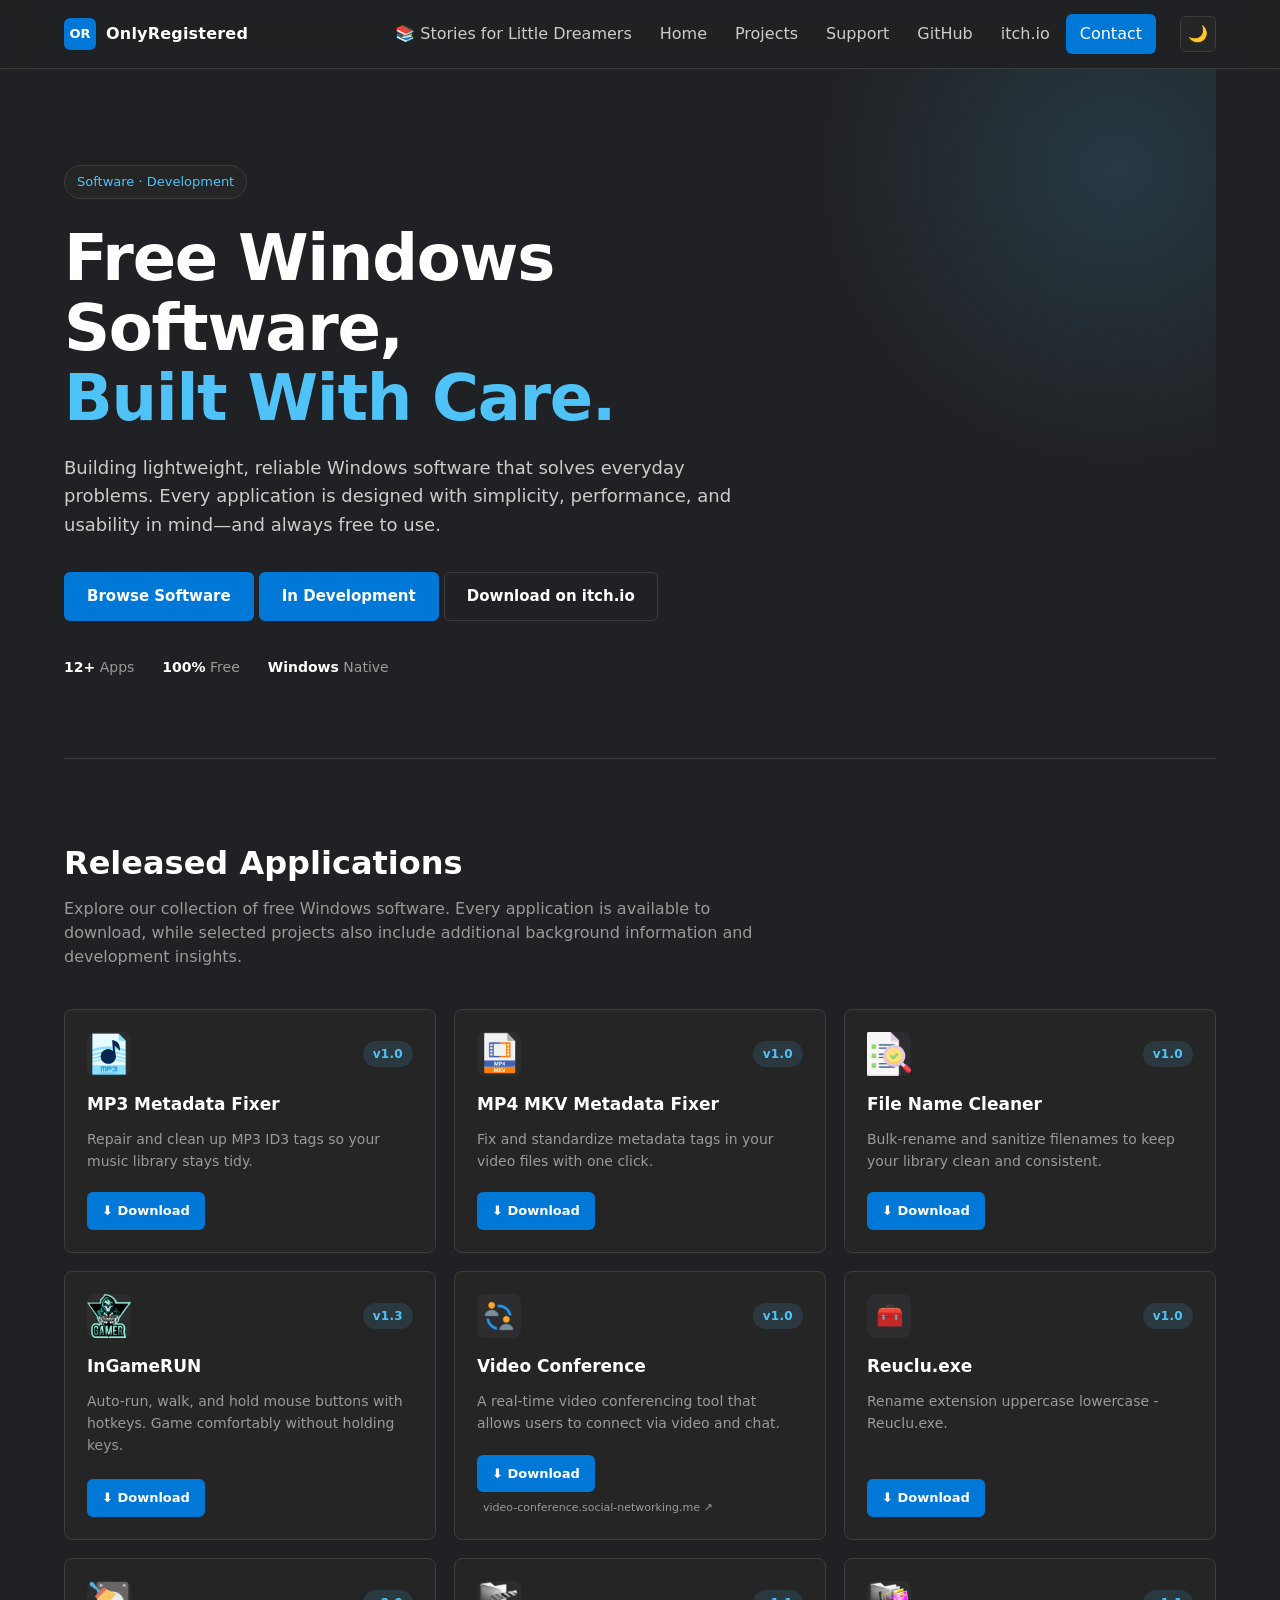
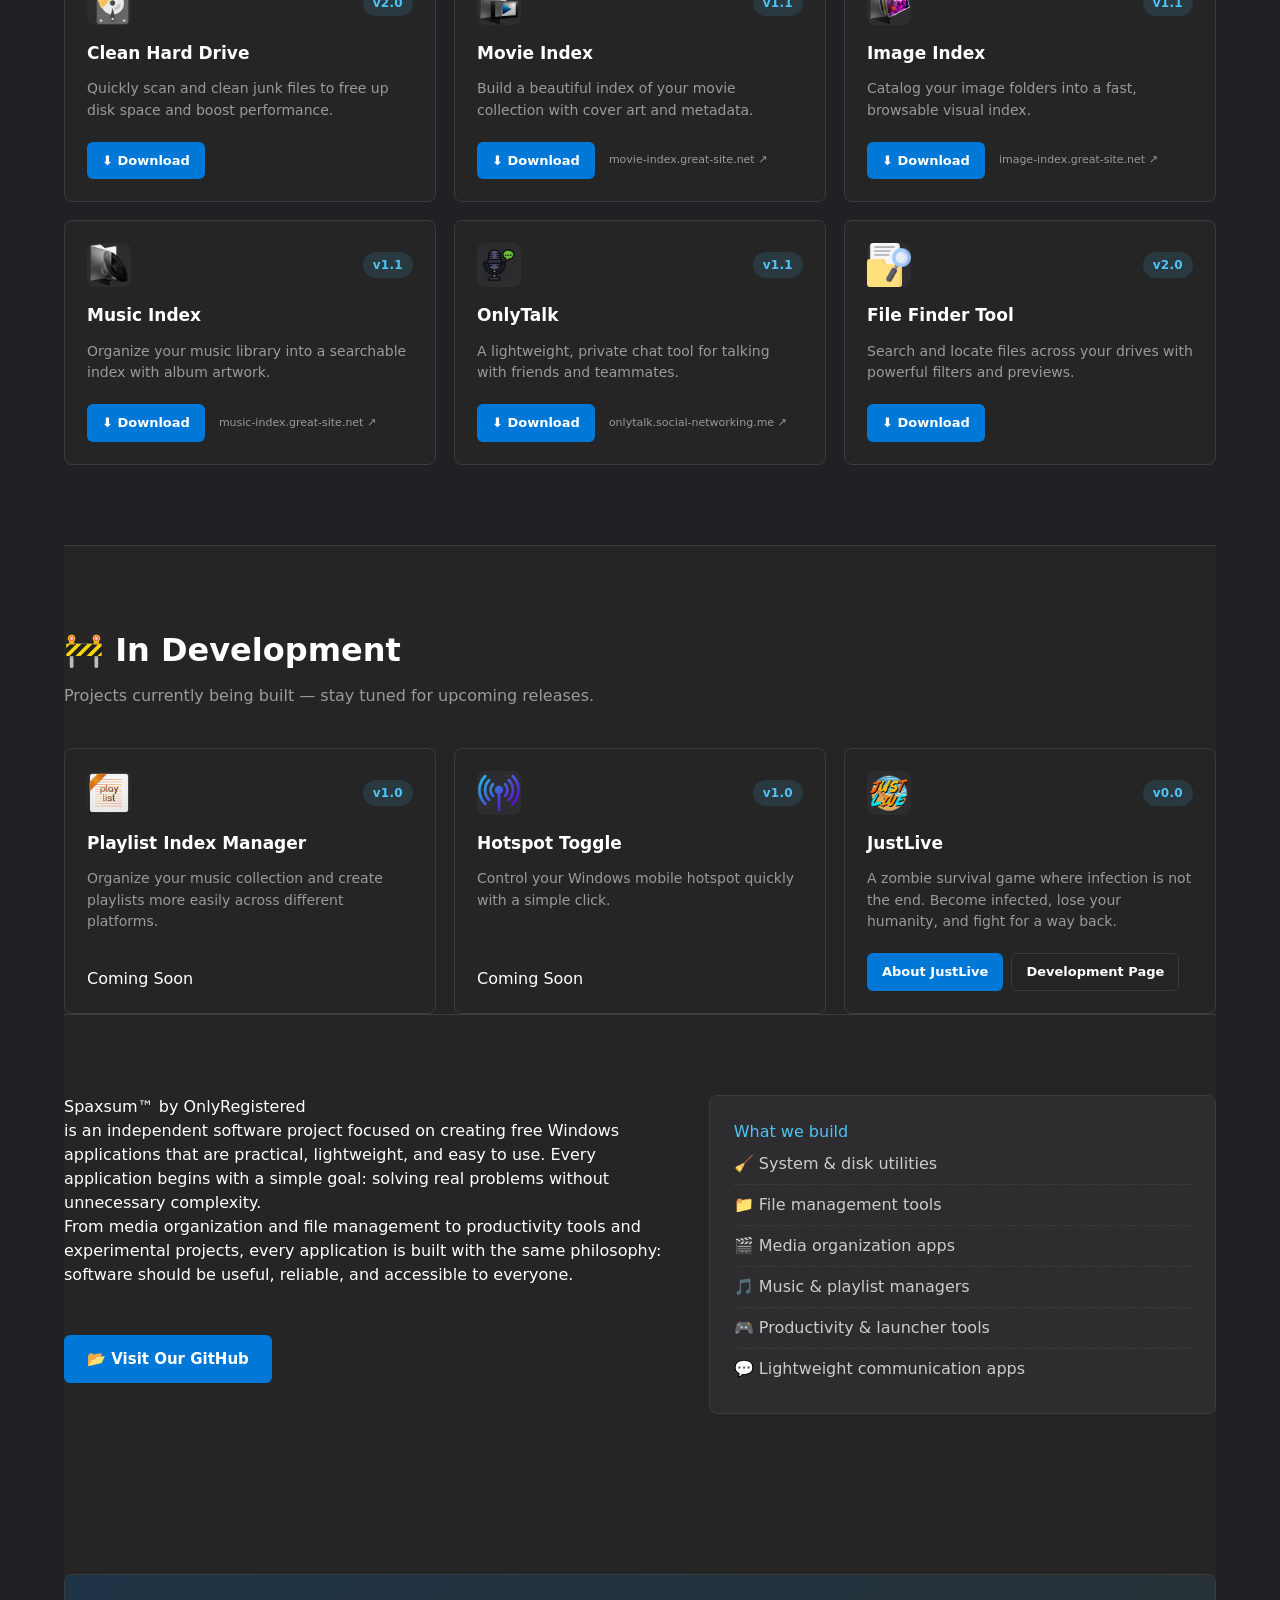
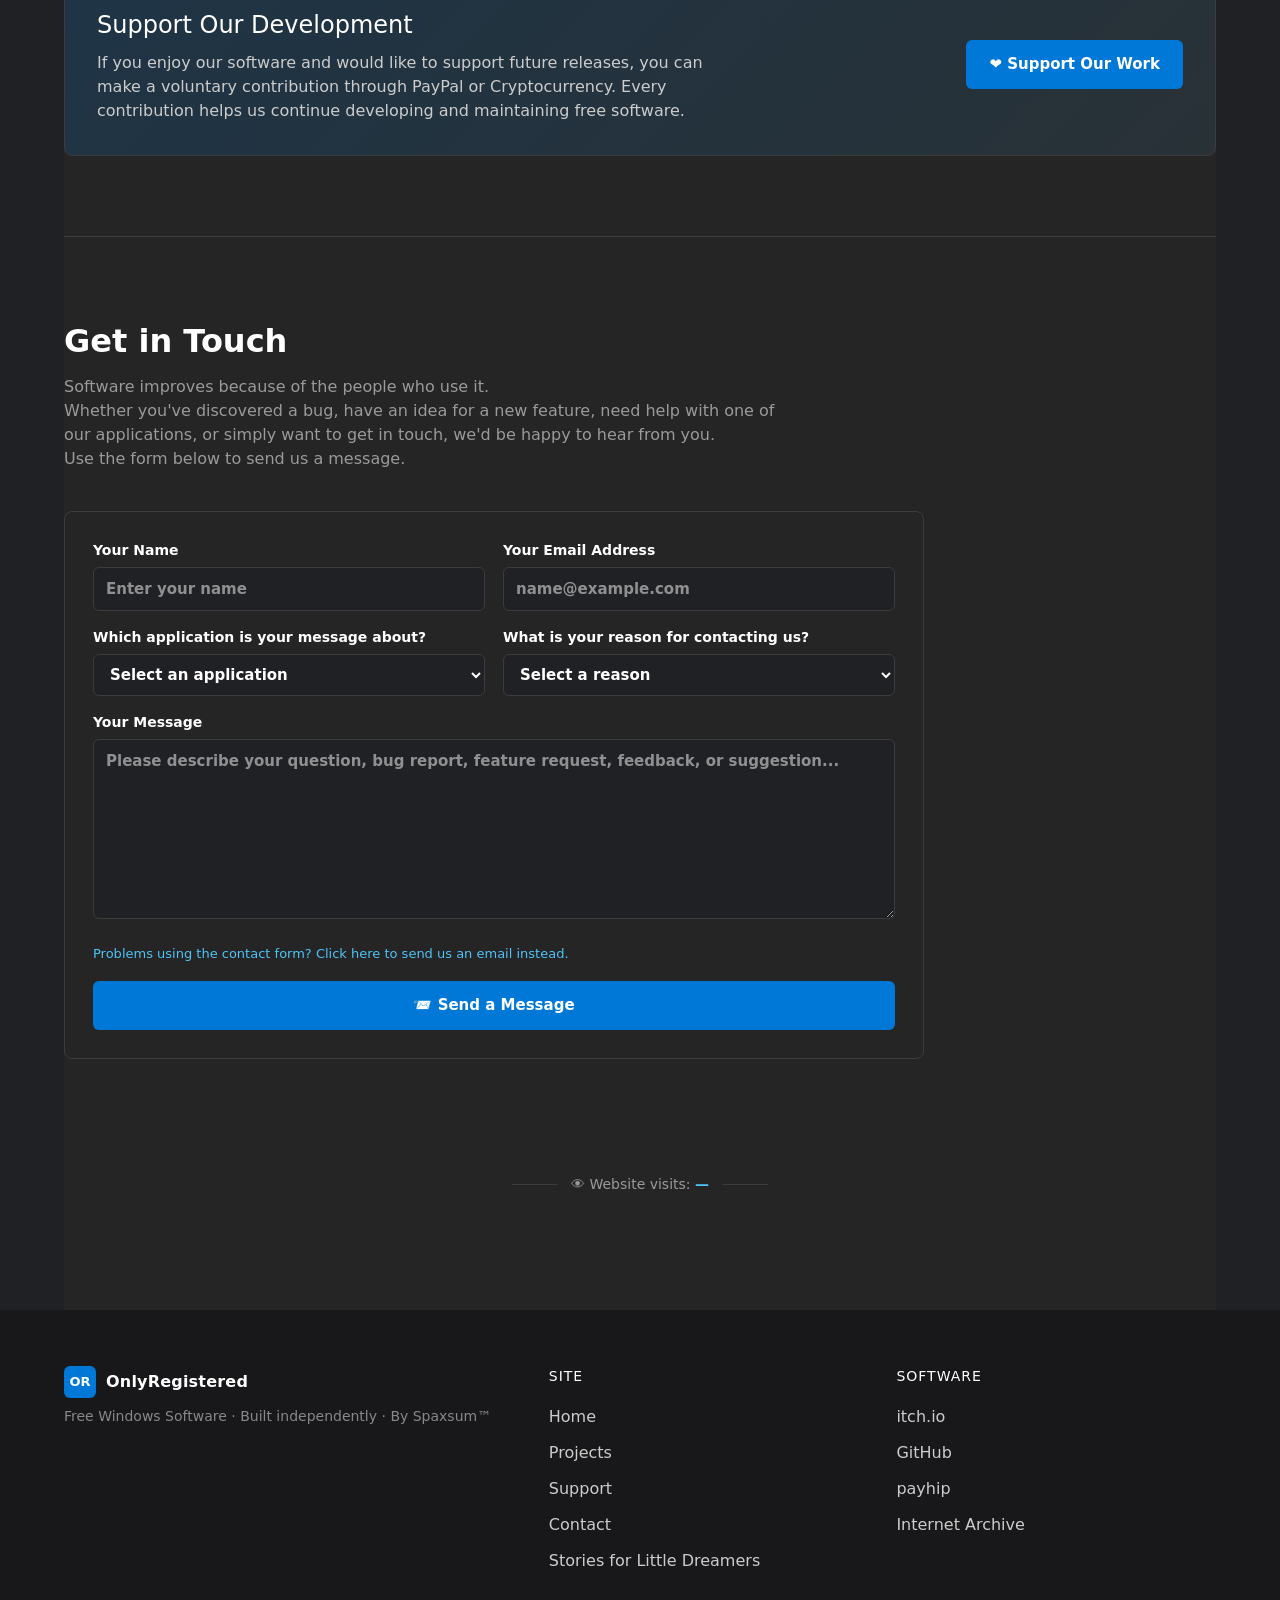
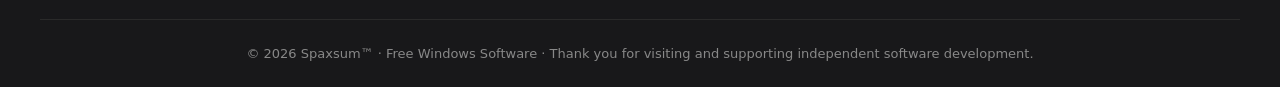
<file: index.html>
<!DOCTYPE html>
<html lang="en">

<head>

    <!-- =========================================================
         BASIC
    ========================================================== -->

    <meta charset="UTF-8">
    <meta http-equiv="X-UA-Compatible" content="IE=edge">
    <meta name="msvalidate.01" content="C530EC72AE4AB5C9B36F0B1F78B2D423" />
    <meta name="viewport"
          content="width=device-width, initial-scale=1, viewport-fit=cover">

    <meta name="theme-color" content="#111111">
    <meta name="color-scheme" content="dark">

    <title>Spaxsum™ by OnlyRegistered | Free Windows Software</title>

    <meta name="description"
          content="Discover free Windows software by Spaxsum™, including utilities, media tools, file management tools, and productivity apps with free downloads.">

    <meta name="keywords"
          content="Windows software, freeware, Windows utilities, desktop software, metadata editor, MP3 metadata, MP4 metadata, MKV metadata, file tools, Windows applications, productivity software, file manager, media tools, playlist manager, hotspot toggle, file finder, movie index, music index, image index, Windows downloads">

    <meta name="author"
          content="OnlyRegistered">

    <meta name="robots"
          content="index, follow, max-image-preview:large, max-snippet:-1, max-video-preview:-1">

    <meta name="language"
          content="English">

    <meta name="rating"
          content="General">

    <meta name="distribution"
          content="Global">

    <link rel="canonical"
          href="https://onlyregistered.github.io/appfeedback/">

    <!-- =========================================================
         PERFORMANCE
    ========================================================== -->

    <link rel="preconnect"
          href="https://fonts.googleapis.com">

    <link rel="preconnect"
          href="https://fonts.gstatic.com"
          crossorigin>

    <link rel="dns-prefetch"
          href="//fonts.googleapis.com">

    <link rel="dns-prefetch"
          href="//fonts.gstatic.com">

    <link href="https://fonts.googleapis.com/css2?family=Inter:wght@300;400;500;600;700;800&display=swap"
          rel="stylesheet">

    <!-- =========================================================
         ICONS
    ========================================================== -->

    <link rel="preconnect" href="https://fonts.googleapis.com">
    <link rel="preconnect" href="https://fonts.gstatic.com" crossorigin>
    <link rel="icon" href="https://onlyregistered.github.io/appfeedback/favicon.ico" type="image/ico">
    <link rel="icon" type="image/svg+xml" href="https://onlyregistered.github.io/appfeedback/assets/favicon.svg">
    <link rel="icon" href="https://onlyregistered.github.io/appfeedback/assets/favicon-32.png" sizes="32x32" type="image/png">
    <link rel="apple-touch-icon" href="https://onlyregistered.github.io/appfeedback/assets/apple-touch-icon.png">
    <link rel="manifest" href="/site.webmanifest">

    <!-- =========================================================
         OPEN GRAPH
    ========================================================== -->

    <meta property="og:type"
          content="website">

    <meta property="og:site_name"
          content="Spaxsum™">

    <meta property="og:title"
          content="Spaxsum™ | Professional Free Windows Software">

    <meta property="og:description"
          content="Discover free Windows software by Spaxsum™, including utilities, media tools, file management tools, and productivity apps with free downloads.">

    <meta property="og:url"
          content="https://onlyregistered.github.io/appfeedback/">

    <meta property="og:image"
          content="https://onlyregistered.github.io/appfeedback/assets/preview.png">

    <meta property="og:image:width"
          content="1200">

    <meta property="og:image:height"
          content="630">

    <!-- =========================================================
         TWITTER / X
    ========================================================== -->

    <meta name="twitter:card"
          content="summary_large_image">

    <meta name="twitter:title"
          content="Spaxsum™ | Free Windows Software">

    <meta name="twitter:description"
          content="Discover free Windows software by Spaxsum™, including utilities, media tools, file management tools, and productivity apps with free downloads.">

    <meta name="twitter:image"
          content="https://onlyregistered.github.io/appfeedback/assets/preview.png">

    <!-- =========================================================
         SEARCH ENGINES
    ========================================================== -->

    <meta name="application-name"
          content="Spaxsum™">

    <meta name="apple-mobile-web-app-title"
          content="Spaxsum™">

    <meta name="apple-mobile-web-app-capable"
          content="yes">

    <meta name="mobile-web-app-capable"
          content="yes">

    <meta name="format-detection"
          content="telephone=no">

    <!-- =========================================================
         STRUCTURED DATA
    ========================================================== -->

    <script type="application/ld+json">
{
 "@context":"https://schema.org",
 "@graph":[

 {
  "@type":"SoftwareApplication",
  "name":"Spaxsum™ Software Collection",
  "operatingSystem":"Windows",
  "applicationCategory":"UtilitiesApplication",
  "description":"Discover free Windows software by Spaxsum™, including utilities, media tools, file management tools, and productivity apps with free downloads.",
  "author":{
    "@type":"Organization",
    "name":"OnlyRegistered"
  },
  "url":"https://onlyregistered.github.io/appfeedback/"
 },

 {
  "@type":"Organization",
  "name":"OnlyRegistered",
  "url":"https://onlyregistered.github.io/appfeedback/",
  "logo":"https://onlyregistered.github.io/appfeedback/favicon.ico",
  "brand":{
    "@type":"Brand",
    "name":"Spaxsum™"
  },
  "sameAs":[
    "https://github.com/OnlyRegistered/",
    "https://onlyregistered.itch.io/"
  ]
 },

 {
  "@type":"WebSite",
  "name":"Spaxsum™",
  "url":"https://onlyregistered.github.io/appfeedback/",
  "publisher":{
    "@type":"Organization",
    "name":"OnlyRegistered"
  },
  "potentialAction":{
    "@type":"SearchAction",
    "target":"https://onlyregistered.github.io/appfeedback/?search={search_term_string}",
    "query-input":"required name=search_term_string"
  }
 },

 {
  "@type":"WebPage",
  "name":"Spaxsum™ - Free Windows Software",
  "url":"https://onlyregistered.github.io/appfeedback/",
  "description":"Professional freeware and Windows desktop utilities.",
  "isPartOf":{
    "@type":"WebSite",
    "name":"Spaxsum™"
  }
 }

 ]
}
    </script> 
    
    <style>
      /*! tailwindcss v4.3.0 | MIT License | https://tailwindcss.com */@layer properties{@supports (((-webkit-hyphens:none)) and (not (margin-trim:inline))) or ((-moz-orient:inline) and (not (color:rgb(from red r g b)))){*,:before,:after,::backdrop{--tw-rotate-x:initial;--tw-rotate-y:initial;--tw-rotate-z:initial;--tw-skew-x:initial;--tw-skew-y:initial;--tw-space-y-reverse:0;--tw-border-style:solid;--tw-leading:initial;--tw-font-weight:initial;--tw-tracking:initial;--tw-shadow:0 0 #0000;--tw-shadow-color:initial;--tw-shadow-alpha:100%;--tw-inset-shadow:0 0 #0000;--tw-inset-shadow-color:initial;--tw-inset-shadow-alpha:100%;--tw-ring-color:initial;--tw-ring-shadow:0 0 #0000;--tw-inset-ring-color:initial;--tw-inset-ring-shadow:0 0 #0000;--tw-ring-inset:initial;--tw-ring-offset-width:0px;--tw-ring-offset-color:#fff;--tw-ring-offset-shadow:0 0 #0000;--tw-outline-style:solid;--tw-blur:initial;--tw-brightness:initial;--tw-contrast:initial;--tw-grayscale:initial;--tw-hue-rotate:initial;--tw-invert:initial;--tw-opacity:initial;--tw-saturate:initial;--tw-sepia:initial;--tw-drop-shadow:initial;--tw-drop-shadow-color:initial;--tw-drop-shadow-alpha:100%;--tw-drop-shadow-size:initial;--tw-backdrop-blur:initial;--tw-backdrop-brightness:initial;--tw-backdrop-contrast:initial;--tw-backdrop-grayscale:initial;--tw-backdrop-hue-rotate:initial;--tw-backdrop-invert:initial;--tw-backdrop-opacity:initial;--tw-backdrop-saturate:initial;--tw-backdrop-sepia:initial;--tw-animation-delay:0s;--tw-animation-direction:normal;--tw-animation-duration:initial;--tw-animation-fill-mode:none;--tw-animation-iteration-count:1;--tw-enter-blur:0;--tw-enter-opacity:1;--tw-enter-rotate:0;--tw-enter-scale:1;--tw-enter-translate-x:0;--tw-enter-translate-y:0;--tw-exit-blur:0;--tw-exit-opacity:1;--tw-exit-rotate:0;--tw-exit-scale:1;--tw-exit-translate-x:0;--tw-exit-translate-y:0}}}@layer theme{:root,:host{--font-sans:ui-sans-serif, system-ui, sans-serif, "Apple Color Emoji", "Segoe UI Emoji", "Segoe UI Symbol", "Noto Color Emoji";--font-mono:ui-monospace, SFMono-Regular, Menlo, Monaco, Consolas, "Liberation Mono", "Courier New", monospace;--spacing:.25rem;--container-sm:24rem;--container-md:28rem;--text-sm:.875rem;--text-sm--line-height:calc(1.25 / .875);--text-xl:1.25rem;--text-xl--line-height:calc(1.75 / 1.25);--text-2xl:1.5rem;--text-2xl--line-height:calc(2 / 1.5);--text-6xl:3.75rem;--text-6xl--line-height:1;--font-weight-medium:500;--font-weight-semibold:600;--font-weight-bold:700;--tracking-tight:-.025em;--animate-pulse:pulse 2s cubic-bezier(.4, 0, .6, 1) infinite;--default-transition-duration:.15s;--default-transition-timing-function:cubic-bezier(.4, 0, .2, 1);--default-font-family:var(--font-sans);--default-mono-font-family:var(--font-mono)}}@layer base{*,:after,:before,::backdrop{box-sizing:border-box;border:0 solid;margin:0;padding:0}::file-selector-button{box-sizing:border-box;border:0 solid;margin:0;padding:0}html,:host{-webkit-text-size-adjust:100%;tab-size:4;line-height:1.5;font-family:var(--default-font-family,ui-sans-serif, system-ui, sans-serif, "Apple Color Emoji", "Segoe UI Emoji", "Segoe UI Symbol", "Noto Color Emoji");font-feature-settings:var(--default-font-feature-settings,normal);font-variation-settings:var(--default-font-variation-settings,normal);-webkit-tap-highlight-color:transparent}hr{height:0;color:inherit;border-top-width:1px}abbr:where([title]){-webkit-text-decoration:underline dotted;text-decoration:underline dotted}h1,h2,h3,h4,h5,h6{font-size:inherit;font-weight:inherit}a{color:inherit;-webkit-text-decoration:inherit;text-decoration:inherit}b,strong{font-weight:bolder}code,kbd,samp,pre{font-family:var(--default-mono-font-family,ui-monospace, SFMono-Regular, Menlo, Monaco, Consolas, "Liberation Mono", "Courier New", monospace);font-feature-settings:var(--default-mono-font-feature-settings,normal);font-variation-settings:var(--default-mono-font-variation-settings,normal);font-size:1em}small{font-size:80%}sub,sup{vertical-align:baseline;font-size:75%;line-height:0;position:relative}sub{bottom:-.25em}sup{top:-.5em}table{text-indent:0;border-color:inherit;border-collapse:collapse}:-moz-focusring{outline:auto}progress{vertical-align:baseline}summary{display:list-item}ol,ul,menu{list-style:none}img,svg,video,canvas,audio,iframe,embed,object{vertical-align:middle;display:block}img,video{max-width:100%;height:auto}button,input,select,optgroup,textarea{font:inherit;font-feature-settings:inherit;font-variation-settings:inherit;letter-spacing:inherit;color:inherit;opacity:1;background-color:#0000;border-radius:0}::file-selector-button{font:inherit;font-feature-settings:inherit;font-variation-settings:inherit;letter-spacing:inherit;color:inherit;opacity:1;background-color:#0000;border-radius:0}:where(select:is([multiple],[size])) optgroup{font-weight:bolder}:where(select:is([multiple],[size])) optgroup option{padding-inline-start:20px}::file-selector-button{margin-inline-end:4px}::placeholder{opacity:1}@supports (not ((-webkit-appearance:-apple-pay-button))) or (contain-intrinsic-size:1px){::placeholder{color:currentColor}@supports (color:color-mix(in lab,red,red)){::placeholder{color:color-mix(in oklab,currentcolor 50%,transparent)}}}textarea{resize:vertical}::-webkit-search-decoration{-webkit-appearance:none}::-webkit-date-and-time-value{min-height:1lh;text-align:inherit}::-webkit-datetime-edit{display:inline-flex}::-webkit-datetime-edit-fields-wrapper{padding:0}::-webkit-datetime-edit{padding-block:0}::-webkit-datetime-edit-year-field{padding-block:0}::-webkit-datetime-edit-month-field{padding-block:0}::-webkit-datetime-edit-day-field{padding-block:0}::-webkit-datetime-edit-hour-field{padding-block:0}::-webkit-datetime-edit-minute-field{padding-block:0}::-webkit-datetime-edit-second-field{padding-block:0}::-webkit-datetime-edit-millisecond-field{padding-block:0}::-webkit-datetime-edit-meridiem-field{padding-block:0}::-webkit-calendar-picker-indicator{line-height:1}:-moz-ui-invalid{box-shadow:none}button,input:where([type=button],[type=reset],[type=submit]){appearance:button}::file-selector-button{appearance:button}::-webkit-inner-spin-button{height:auto}::-webkit-outer-spin-button{height:auto}[hidden]:where(:not([hidden=until-found])){display:none!important}*{border-color:var(--border)}body{background-color:var(--background);color:var(--foreground)}}@layer components;@layer utilities{.invisible{visibility:hidden}.visible{visibility:visible}.absolute{position:absolute}.fixed{position:fixed}.relative{position:relative}.static{position:static}.sticky{position:sticky}.top-3{top:calc(var(--spacing) * 3)}.right-3{right:calc(var(--spacing) * 3)}.left-\[-9999px\]{left:-9999px}.\!container{width:100%!important}@media(min-width:40rem){.\!container{max-width:40rem!important}}@media(min-width:48rem){.\!container{max-width:48rem!important}}@media(min-width:64rem){.\!container{max-width:64rem!important}}@media(min-width:80rem){.\!container{max-width:80rem!important}}@media(min-width:96rem){.\!container{max-width:96rem!important}}.container{width:100%}@media(min-width:40rem){.container{max-width:40rem}}@media(min-width:48rem){.container{max-width:48rem}}@media(min-width:64rem){.container{max-width:64rem}}@media(min-width:80rem){.container{max-width:80rem}}@media(min-width:96rem){.container{max-width:96rem}}.block{display:block}.contents{display:contents}.flex{display:flex}.grid{display:grid}.hidden{display:none}.inline{display:inline}.inline-flex{display:inline-flex}.table{display:table}.h-0{height:calc(var(--spacing) * 0)}.h-4{height:calc(var(--spacing) * 4)}.h-8{height:calc(var(--spacing) * 8)}.h-9{height:calc(var(--spacing) * 9)}.h-10{height:calc(var(--spacing) * 10)}.h-11{height:calc(var(--spacing) * 11)}.h-24{height:calc(var(--spacing) * 24)}.min-h-dvh{min-height:100dvh}.min-h-screen{min-height:100vh}.w-0{width:calc(var(--spacing) * 0)}.w-4{width:calc(var(--spacing) * 4)}.w-8{width:calc(var(--spacing) * 8)}.w-10{width:calc(var(--spacing) * 10)}.w-24{width:calc(var(--spacing) * 24)}.w-full{width:100%}.max-w-md{max-width:var(--container-md)}.max-w-sm{max-width:var(--container-sm)}.shrink{flex-shrink:1}.transform{transform:var(--tw-rotate-x,) var(--tw-rotate-y,) var(--tw-rotate-z,) var(--tw-skew-x,) var(--tw-skew-y,)}.animate-in{animation:enter var(--tw-animation-duration,var(--tw-duration,.15s))var(--tw-ease,ease)var(--tw-animation-delay,0s)var(--tw-animation-iteration-count,1)var(--tw-animation-direction,normal)var(--tw-animation-fill-mode,none)}.animate-pulse{animation:var(--animate-pulse)}.resize{resize:both}.flex-col{flex-direction:column}.flex-wrap{flex-wrap:wrap}.items-center{align-items:center}.items-end{align-items:flex-end}.justify-center{justify-content:center}.gap-1\.5{gap:calc(var(--spacing) * 1.5)}.gap-2{gap:calc(var(--spacing) * 2)}.gap-3{gap:calc(var(--spacing) * 3)}.gap-4{gap:calc(var(--spacing) * 4)}.gap-6{gap:calc(var(--spacing) * 6)}:where(.space-y-1>:not(:last-child)){--tw-space-y-reverse:0;margin-block-start:calc(calc(var(--spacing) * 1) * var(--tw-space-y-reverse));margin-block-end:calc(calc(var(--spacing) * 1) * calc(1 - var(--tw-space-y-reverse)))}:where(.space-y-1\.5>:not(:last-child)){--tw-space-y-reverse:0;margin-block-start:calc(calc(var(--spacing) * 1.5) * var(--tw-space-y-reverse));margin-block-end:calc(calc(var(--spacing) * 1.5) * calc(1 - var(--tw-space-y-reverse)))}:where(.space-y-4>:not(:last-child)){--tw-space-y-reverse:0;margin-block-start:calc(calc(var(--spacing) * 4) * var(--tw-space-y-reverse));margin-block-end:calc(calc(var(--spacing) * 4) * calc(1 - var(--tw-space-y-reverse)))}:where(.space-y-5>:not(:last-child)){--tw-space-y-reverse:0;margin-block-start:calc(calc(var(--spacing) * 5) * var(--tw-space-y-reverse));margin-block-end:calc(calc(var(--spacing) * 5) * calc(1 - var(--tw-space-y-reverse)))}.rounded-full{border-radius:3.40282e38px}.rounded-lg{border-radius:var(--radius)}.rounded-md{border-radius:calc(var(--radius) - 2px)}.rounded-xl{border-radius:calc(var(--radius) + 4px)}.border{border-style:var(--tw-border-style);border-width:1px}.border-border{border-color:var(--border)}.border-destructive\/30{border-color:var(--destructive)}@supports (color:color-mix(in lab,red,red)){.border-destructive\/30{border-color:color-mix(in oklab,var(--destructive) 30%,transparent)}}.border-green-200{border-color:var(--secondary)}.border-input{border-color:var(--input)}.border-neutral-300{border-color:var(--border)}.bg-background{background-color:var(--background)}.bg-card{background-color:var(--card)}.bg-destructive,.bg-destructive\/10{background-color:var(--destructive)}@supports (color:color-mix(in lab,red,red)){.bg-destructive\/10{background-color:color-mix(in oklab,var(--destructive) 10%,transparent)}}.bg-foreground{background-color:var(--foreground)}.bg-green-50,.bg-muted{background-color:var(--muted)}.bg-neutral-900{background-color:var(--foreground)}.bg-primary{background-color:var(--primary)}.bg-secondary{background-color:var(--secondary)}.p-6{padding:calc(var(--spacing) * 6)}.p-7{padding:calc(var(--spacing) * 7)}.px-3{padding-inline:calc(var(--spacing) * 3)}.px-4{padding-inline:calc(var(--spacing) * 4)}.px-6{padding-inline:calc(var(--spacing) * 6)}.px-8{padding-inline:calc(var(--spacing) * 8)}.py-2{padding-block:calc(var(--spacing) * 2)}.py-3{padding-block:calc(var(--spacing) * 3)}.pt-0{padding-top:calc(var(--spacing) * 0)}.text-center{text-align:center}.text-2xl{font-size:var(--text-2xl);line-height:var(--tw-leading,var(--text-2xl--line-height))}.text-6xl{font-size:var(--text-6xl);line-height:var(--tw-leading,var(--text-6xl--line-height))}.text-sm{font-size:var(--text-sm);line-height:var(--tw-leading,var(--text-sm--line-height))}.text-xl{font-size:var(--text-xl);line-height:var(--tw-leading,var(--text-xl--line-height))}.leading-none{--tw-leading:1;line-height:1}.font-bold{--tw-font-weight:var(--font-weight-bold);font-weight:var(--font-weight-bold)}.font-medium{--tw-font-weight:var(--font-weight-medium);font-weight:var(--font-weight-medium)}.font-semibold{--tw-font-weight:var(--font-weight-semibold);font-weight:var(--font-weight-semibold)}.tracking-tight{--tw-tracking:var(--tracking-tight);letter-spacing:var(--tracking-tight)}.whitespace-nowrap{white-space:nowrap}.text-background{color:var(--background)}.text-card-foreground{color:var(--card-foreground)}.text-destructive{color:var(--destructive)}.text-destructive-foreground{color:var(--destructive-foreground)}.text-foreground,.text-foreground\/60{color:var(--foreground)}@supports (color:color-mix(in lab,red,red)){.text-foreground\/60{color:color-mix(in oklab,var(--foreground) 60%,transparent)}}.text-foreground\/80{color:var(--foreground)}@supports (color:color-mix(in lab,red,red)){.text-foreground\/80{color:color-mix(in oklab,var(--foreground) 80%,transparent)}}.text-green-800{color:var(--primary)}.text-muted-foreground,.text-neutral-600{color:var(--muted-foreground)}.text-primary{color:var(--primary)}.text-primary-foreground{color:var(--primary-foreground)}.text-red-500,.text-red-600{color:var(--destructive)}.text-secondary-foreground{color:var(--secondary-foreground)}.text-white{color:var(--foreground)}.lowercase{text-transform:lowercase}.uppercase{text-transform:uppercase}.italic{font-style:italic}.underline-offset-4{text-underline-offset:4px}.antialiased{-webkit-font-smoothing:antialiased;-moz-osx-font-smoothing:grayscale}.opacity-0{opacity:0}.shadow-sm{--tw-shadow:0 1px 3px 0 var(--tw-shadow-color,#0000001a), 0 1px 2px -1px var(--tw-shadow-color,#0000001a);box-shadow:var(--tw-inset-shadow),var(--tw-inset-ring-shadow),var(--tw-ring-offset-shadow),var(--tw-ring-shadow),var(--tw-shadow)}.shadow-xl{--tw-shadow:0 20px 25px -5px var(--tw-shadow-color,#0000001a), 0 8px 10px -6px var(--tw-shadow-color,#0000001a);box-shadow:var(--tw-inset-shadow),var(--tw-inset-ring-shadow),var(--tw-ring-offset-shadow),var(--tw-ring-shadow),var(--tw-shadow)}.ring-offset-background{--tw-ring-offset-color:var(--background)}.outline{outline-style:var(--tw-outline-style);outline-width:1px}.blur{--tw-blur:blur(8px);filter:var(--tw-blur,) var(--tw-brightness,) var(--tw-contrast,) var(--tw-grayscale,) var(--tw-hue-rotate,) var(--tw-invert,) var(--tw-saturate,) var(--tw-sepia,) var(--tw-drop-shadow,)}.filter{filter:var(--tw-blur,) var(--tw-brightness,) var(--tw-contrast,) var(--tw-grayscale,) var(--tw-hue-rotate,) var(--tw-invert,) var(--tw-saturate,) var(--tw-sepia,) var(--tw-drop-shadow,)}.backdrop-filter{-webkit-backdrop-filter:var(--tw-backdrop-blur,) var(--tw-backdrop-brightness,) var(--tw-backdrop-contrast,) var(--tw-backdrop-grayscale,) var(--tw-backdrop-hue-rotate,) var(--tw-backdrop-invert,) var(--tw-backdrop-opacity,) var(--tw-backdrop-saturate,) var(--tw-backdrop-sepia,);backdrop-filter:var(--tw-backdrop-blur,) var(--tw-backdrop-brightness,) var(--tw-backdrop-contrast,) var(--tw-backdrop-grayscale,) var(--tw-backdrop-hue-rotate,) var(--tw-backdrop-invert,) var(--tw-backdrop-opacity,) var(--tw-backdrop-saturate,) var(--tw-backdrop-sepia,)}.transition{transition-property:color,background-color,border-color,outline-color,text-decoration-color,fill,stroke,--tw-gradient-from,--tw-gradient-via,--tw-gradient-to,opacity,box-shadow,transform,translate,scale,rotate,filter,-webkit-backdrop-filter,backdrop-filter,display,content-visibility,overlay,pointer-events;transition-timing-function:var(--tw-ease,var(--default-transition-timing-function));transition-duration:var(--tw-duration,var(--default-transition-duration))}.transition-colors{transition-property:color,background-color,border-color,outline-color,text-decoration-color,fill,stroke,--tw-gradient-from,--tw-gradient-via,--tw-gradient-to;transition-timing-function:var(--tw-ease,var(--default-transition-timing-function));transition-duration:var(--tw-duration,var(--default-transition-duration))}.transition-opacity{transition-property:opacity;transition-timing-function:var(--tw-ease,var(--default-transition-timing-function));transition-duration:var(--tw-duration,var(--default-transition-duration))}.outline-none{--tw-outline-style:none;outline-style:none}.paused{animation-play-state:paused}.running{animation-play-state:running}.file\:border-0::file-selector-button{border-style:var(--tw-border-style);border-width:0}.file\:bg-transparent::file-selector-button{background-color:#0000}.file\:text-sm::file-selector-button{font-size:var(--text-sm);line-height:var(--tw-leading,var(--text-sm--line-height))}.file\:font-medium::file-selector-button{--tw-font-weight:var(--font-weight-medium);font-weight:var(--font-weight-medium)}.placeholder\:text-muted-foreground::placeholder{color:var(--muted-foreground)}@media(hover:hover){.hover\:bg-accent:hover{background-color:var(--accent)}.hover\:bg-destructive\/90:hover{background-color:var(--destructive)}@supports (color:color-mix(in lab,red,red)){.hover\:bg-destructive\/90:hover{background-color:color-mix(in oklab,var(--destructive) 90%,transparent)}}.hover\:bg-muted:hover{background-color:var(--muted)}.hover\:bg-primary\/90:hover{background-color:var(--primary)}@supports (color:color-mix(in lab,red,red)){.hover\:bg-primary\/90:hover{background-color:color-mix(in oklab,var(--primary) 90%,transparent)}}.hover\:bg-secondary\/80:hover{background-color:var(--secondary)}@supports (color:color-mix(in lab,red,red)){.hover\:bg-secondary\/80:hover{background-color:color-mix(in oklab,var(--secondary) 80%,transparent)}}.hover\:text-accent-foreground:hover{color:var(--accent-foreground)}.hover\:text-foreground:hover{color:var(--foreground)}.hover\:underline:hover{text-decoration-line:underline}.hover\:opacity-90:hover{opacity:.9}}.focus\:border-neutral-900:focus{border-color:var(--foreground)}.focus-visible\:ring-2:focus-visible{--tw-ring-shadow:var(--tw-ring-inset,) 0 0 0 calc(2px + var(--tw-ring-offset-width)) var(--tw-ring-color,currentcolor);box-shadow:var(--tw-inset-shadow),var(--tw-inset-ring-shadow),var(--tw-ring-offset-shadow),var(--tw-ring-shadow),var(--tw-shadow)}.focus-visible\:ring-ring:focus-visible{--tw-ring-color:var(--ring)}.focus-visible\:ring-offset-2:focus-visible{--tw-ring-offset-width:2px;--tw-ring-offset-shadow:var(--tw-ring-inset,) 0 0 0 var(--tw-ring-offset-width) var(--tw-ring-offset-color)}.focus-visible\:outline-none:focus-visible{--tw-outline-style:none;outline-style:none}.disabled\:pointer-events-none:disabled{pointer-events:none}.disabled\:cursor-not-allowed:disabled{cursor:not-allowed}.disabled\:opacity-50:disabled{opacity:.5}@media(min-width:40rem){.sm\:inline{display:inline}}@media(min-width:48rem){.md\:hidden{display:none}}@media(min-width:64rem){.lg\:hidden{display:none}}.\[\&_svg\]\:size-4 svg{width:calc(var(--spacing) * 4);height:calc(var(--spacing) * 4)}.\[\&_svg\]\:shrink-0 svg{flex-shrink:0}}@property --tw-animation-delay{syntax:"*";inherits:false;initial-value:0s}@property --tw-animation-direction{syntax:"*";inherits:false;initial-value:normal}@property --tw-animation-duration{syntax:"*";inherits:false}@property --tw-animation-fill-mode{syntax:"*";inherits:false;initial-value:none}@property --tw-animation-iteration-count{syntax:"*";inherits:false;initial-value:1}@property --tw-enter-blur{syntax:"*";inherits:false;initial-value:0}@property --tw-enter-opacity{syntax:"*";inherits:false;initial-value:1}@property --tw-enter-rotate{syntax:"*";inherits:false;initial-value:0}@property --tw-enter-scale{syntax:"*";inherits:false;initial-value:1}@property --tw-enter-translate-x{syntax:"*";inherits:false;initial-value:0}@property --tw-enter-translate-y{syntax:"*";inherits:false;initial-value:0}@property --tw-exit-blur{syntax:"*";inherits:false;initial-value:0}@property --tw-exit-opacity{syntax:"*";inherits:false;initial-value:1}@property --tw-exit-rotate{syntax:"*";inherits:false;initial-value:0}@property --tw-exit-scale{syntax:"*";inherits:false;initial-value:1}@property --tw-exit-translate-x{syntax:"*";inherits:false;initial-value:0}@property --tw-exit-translate-y{syntax:"*";inherits:false;initial-value:0}:root{--radius:.625rem;--background:#190f12;--foreground:#f3e8e3;--card:#26171b;--card-foreground:#f3e8e3;--popover:#26171b;--popover-foreground:#f3e8e3;--primary:#b0435a;--primary-foreground:#fff;--secondary:#362027;--secondary-foreground:#f3e8e3;--muted:#362027;--muted-foreground:#b19a91;--accent:#d9a65a;--accent-foreground:#0b0b0f;--border:#462a32;--input:#462a32;--ring:#b0435a;--destructive:#e5484d;--destructive-foreground:#fff;--chart-1:#b0435a;--chart-2:#d9a65a;--chart-3:#b06643;--chart-4:#d96b5a;--chart-5:#b043a3;--sidebar:#130b0d;--sidebar-foreground:#f3e8e3;--sidebar-primary:#b0435a;--sidebar-primary-foreground:#fff;--sidebar-accent:#362027;--sidebar-accent-foreground:#f3e8e3;--sidebar-border:#3f262e;--sidebar-ring:#b0435a;--brand:#b0435a;--brand-dark:#843243;--accent-color:#d9a65a}.dark{--background:oklch(14.5% 0 0);--foreground:oklch(98.5% 0 0);--card:oklch(20.5% 0 0);--card-foreground:oklch(98.5% 0 0);--popover:oklch(20.5% 0 0);--popover-foreground:oklch(98.5% 0 0);--primary:oklch(92.2% 0 0);--primary-foreground:oklch(20.5% 0 0);--secondary:oklch(26.9% 0 0);--secondary-foreground:oklch(98.5% 0 0);--muted:oklch(26.9% 0 0);--muted-foreground:oklch(70.8% 0 0);--accent:oklch(26.9% 0 0);--accent-foreground:oklch(98.5% 0 0);--destructive:oklch(70.4% .191 22.216);--destructive-foreground:oklch(98.5% 0 0);--border:oklch(100% 0 0/.1);--input:oklch(100% 0 0/.15);--ring:oklch(55.6% 0 0);--chart-1:oklch(48.8% .243 264.376);--chart-2:oklch(69.6% .17 162.48);--chart-3:oklch(76.9% .188 70.08);--chart-4:oklch(62.7% .265 303.9);--chart-5:oklch(64.5% .246 16.439);--sidebar:oklch(20.5% 0 0);--sidebar-foreground:oklch(98.5% 0 0);--sidebar-primary:oklch(48.8% .243 264.376);--sidebar-primary-foreground:oklch(98.5% 0 0);--sidebar-accent:oklch(26.9% 0 0);--sidebar-accent-foreground:oklch(98.5% 0 0);--sidebar-border:oklch(100% 0 0/.1);--sidebar-ring:oklch(55.6% 0 0)}:where(div,a,figure,article):not(.absolute):not(.fixed):not(.sticky):has(>img[class*=object-cover][class*=absolute]){position:relative}:where(div,a,figure,article):not(.absolute):not(.fixed):not(.sticky):has(>img[class*=object-cover][class*=absolute]):after{content:"";pointer-events:none;background:linear-gradient(#0000001a,#0000002e 45%,#00000094);position:absolute;inset:0}[class*=animate-]{animation-fill-mode:both}@media(prefers-reduced-motion:reduce){[class*=animate-]{opacity:1!important;animation:none!important;transform:none!important}}@property --tw-rotate-x{syntax:"*";inherits:false}@property --tw-rotate-y{syntax:"*";inherits:false}@property --tw-rotate-z{syntax:"*";inherits:false}@property --tw-skew-x{syntax:"*";inherits:false}@property --tw-skew-y{syntax:"*";inherits:false}@property --tw-space-y-reverse{syntax:"*";inherits:false;initial-value:0}@property --tw-border-style{syntax:"*";inherits:false;initial-value:solid}@property --tw-leading{syntax:"*";inherits:false}@property --tw-font-weight{syntax:"*";inherits:false}@property --tw-tracking{syntax:"*";inherits:false}@property --tw-shadow{syntax:"*";inherits:false;initial-value:0 0 #0000}@property --tw-shadow-color{syntax:"*";inherits:false}@property --tw-shadow-alpha{syntax:"<percentage>";inherits:false;initial-value:100%}@property --tw-inset-shadow{syntax:"*";inherits:false;initial-value:0 0 #0000}@property --tw-inset-shadow-color{syntax:"*";inherits:false}@property --tw-inset-shadow-alpha{syntax:"<percentage>";inherits:false;initial-value:100%}@property --tw-ring-color{syntax:"*";inherits:false}@property --tw-ring-shadow{syntax:"*";inherits:false;initial-value:0 0 #0000}@property --tw-inset-ring-color{syntax:"*";inherits:false}@property --tw-inset-ring-shadow{syntax:"*";inherits:false;initial-value:0 0 #0000}@property --tw-ring-inset{syntax:"*";inherits:false}@property --tw-ring-offset-width{syntax:"<length>";inherits:false;initial-value:0}@property --tw-ring-offset-color{syntax:"*";inherits:false;initial-value:#fff}@property --tw-ring-offset-shadow{syntax:"*";inherits:false;initial-value:0 0 #0000}@property --tw-outline-style{syntax:"*";inherits:false;initial-value:solid}@property --tw-blur{syntax:"*";inherits:false}@property --tw-brightness{syntax:"*";inherits:false}@property --tw-contrast{syntax:"*";inherits:false}@property --tw-grayscale{syntax:"*";inherits:false}@property --tw-hue-rotate{syntax:"*";inherits:false}@property --tw-invert{syntax:"*";inherits:false}@property --tw-opacity{syntax:"*";inherits:false}@property --tw-saturate{syntax:"*";inherits:false}@property --tw-sepia{syntax:"*";inherits:false}@property --tw-drop-shadow{syntax:"*";inherits:false}@property --tw-drop-shadow-color{syntax:"*";inherits:false}@property --tw-drop-shadow-alpha{syntax:"<percentage>";inherits:false;initial-value:100%}@property --tw-drop-shadow-size{syntax:"*";inherits:false}@property --tw-backdrop-blur{syntax:"*";inherits:false}@property --tw-backdrop-brightness{syntax:"*";inherits:false}@property --tw-backdrop-contrast{syntax:"*";inherits:false}@property --tw-backdrop-grayscale{syntax:"*";inherits:false}@property --tw-backdrop-hue-rotate{syntax:"*";inherits:false}@property --tw-backdrop-invert{syntax:"*";inherits:false}@property --tw-backdrop-opacity{syntax:"*";inherits:false}@property --tw-backdrop-saturate{syntax:"*";inherits:false}@property --tw-backdrop-sepia{syntax:"*";inherits:false}@keyframes pulse{50%{opacity:.5}}@keyframes enter{0%{opacity:var(--tw-enter-opacity,1);transform:translate3d(var(--tw-enter-translate-x,0),var(--tw-enter-translate-y,0),0)scale3d(var(--tw-enter-scale,1),var(--tw-enter-scale,1),var(--tw-enter-scale,1))rotate(var(--tw-enter-rotate,0));filter:blur(var(--tw-enter-blur,0))}}.astro-route-announcer{position:absolute;left:0;top:0;clip:rect(0 0 0 0);clip-path:inset(50%);overflow:hidden;white-space:nowrap;width:1px;height:1px}body{font-family:Inter,ui-sans-serif,system-ui,-apple-system,BlinkMacSystemFont,Segoe UI,sans-serif}h1,h2,h3,h4,h5,h6,:is(h1,h2,h3,h4,h5,h6) *{font-style:normal!important}section[class*=min-h-screen][class*=items-end],section[class*=min-h-dvh][class*=items-end]{align-items:center!important}body>main>section:first-child[class*=min-h-screen],body>section:first-of-type[class*=min-h-screen],main>section:first-of-type[class*=min-h-screen]{min-height:clamp(34rem,82vh,60rem)!important}
</style>

<style>:root{--or-bg: #202124;--or-surface: #252526;--or-surface-2: #2d2d30;--or-border: #3c3c3c;--or-text: #ffffff;--or-text-dim: #cccccc;--or-text-muted: #9a9a9a;--or-accent: #4fc3f7;--or-accent-strong: #0078d7;--or-accent-hover: #1590f0;--or-radius: 8px}:root[data-theme=light]{--or-bg: #f3f3f3;--or-surface: #ffffff;--or-surface-2: #fafafa;--or-border: #e0e0e0;--or-text: #1f1f1f;--or-text-dim: #444444;--or-text-muted: #6a6a6a}html{scroll-behavior:smooth}body{font-family:Segoe UI,Segoe UI Variable,system-ui,-apple-system,Arial,sans-serif;background:var(--or-bg);color:var(--or-text);margin:0;-webkit-font-smoothing:antialiased}a{color:var(--or-accent);text-decoration:none}a:hover{color:var(--or-accent-hover);text-decoration:underline}.topbar{position:sticky;top:0;z-index:50;background:#202124d9;backdrop-filter:blur(12px);-webkit-backdrop-filter:blur(12px);border-bottom:1px solid var(--or-border)}:root[data-theme=light] .topbar{background:#ffffffd9}.topbar-inner{max-width:1200px;margin:0 auto;padding:14px 24px;display:flex;align-items:center;gap:24px}.brand{display:flex;align-items:center;gap:10px;color:var(--or-text)!important;font-weight:600}.brand:hover{text-decoration:none}.brand-mark{display:inline-flex;align-items:center;justify-content:center;width:32px;height:32px;background:var(--or-accent-strong);color:#fff;border-radius:6px;font-weight:700;font-size:13px}.brand-text{font-size:16px;letter-spacing:.2px}.nav{display:flex;align-items:center;gap:4px;margin-left:auto;flex-wrap:wrap}.nav a{color:var(--or-text-dim)!important;font-weight:500;padding:8px 12px;border-radius:6px;transition:background .15s,color .15s}.nav a:hover{background:var(--or-surface);color:var(--or-text)!important;text-decoration:none}.nav .nav-cta{background:var(--or-accent-strong);color:#fff!important;padding:8px 14px;border-radius:6px}.nav .nav-cta:hover{background:var(--or-accent-hover)}.theme-toggle{width:36px;height:36px;border-radius:6px;border:1px solid var(--or-border);background:var(--or-surface);color:var(--or-text);cursor:pointer;display:inline-flex;align-items:center;justify-content:center}.theme-toggle:hover{background:var(--or-surface-2)}main{max-width:1200px;margin:0 auto;padding:0 24px}.hero{position:relative;overflow:hidden;padding:96px 0 80px;border-bottom:1px solid var(--or-border)}.hero-inner{max-width:820px}.hero-badge{display:inline-block;padding:6px 12px;border:1px solid var(--or-border);border-radius:999px;color:var(--or-accent);font-size:13px;font-weight:500;margin-bottom:24px;background:var(--or-surface)}.hero h1{font-size:clamp(36px,6vw,64px);font-weight:700;line-height:1.1;letter-spacing:-.02em;margin:0 0 20px}.accent{color:var(--or-accent)}.hero-sub{font-size:18px;line-height:1.6;color:var(--or-text-dim);max-width:680px;margin:0 0 32px}.hero-cta{display:flex;gap:12px;flex-wrap:wrap;margin-bottom:36px}.hero-meta{display:flex;gap:28px;flex-wrap:wrap;color:var(--or-text-muted);font-size:14px}.hero-meta strong{color:var(--or-text)}.hero-glow{position:absolute;top:-200px;right:-200px;width:600px;height:600px;border-radius:50%;background:radial-gradient(circle,rgba(79,195,247,.15),transparent 70%);pointer-events:none;z-index:0}.hero-inner{position:relative;z-index:1}.btn{display:inline-flex;align-items:center;justify-content:center;gap:6px;padding:12px 22px;border-radius:6px;font-weight:600;font-size:15px;cursor:pointer;transition:background .15s,transform .15s,border-color .15s;border:1px solid transparent}.btn:hover{text-decoration:none;transform:translateY(-1px)}.btn-primary{background:var(--or-accent-strong);color:#fff!important}.btn-primary:hover{background:var(--or-accent-hover)}.btn-ghost{background:transparent;color:var(--or-text)!important;border-color:var(--or-border)}.btn-ghost:hover{background:var(--or-surface);border-color:var(--or-accent)}.btn-sm{padding:8px 14px;font-size:13px}.btn-block{width:100%}.section{padding:80px 0}.section-alt{background:var(--or-surface);border-top:1px solid var(--or-border);border-bottom:none}.section-head{max-width:720px;margin-bottom:40px}.section-head h2{font-size:32px;font-weight:700;margin:0 0 10px;color:var(--or-text)}.section-head p{color:var(--or-text-muted);margin:0;font-size:16px}.cards{display:grid;gap:18px;grid-template-columns:repeat(auto-fill,minmax(300px,1fr))}.card{background:var(--or-surface);border:1px solid var(--or-border);border-radius:var(--or-radius);padding:22px;transition:border-color .15s,transform .15s,box-shadow .15s;display:flex;flex-direction:column;gap:12px}.card:hover{border-color:var(--or-accent);transform:translateY(-2px);box-shadow:0 8px 24px #00000040}.card-top{display:flex;align-items:center;justify-content:space-between}.card-icon{width:44px;height:44px;display:inline-flex;align-items:center;justify-content:center;background:var(--or-surface-2);border-radius:8px;font-size:22px}.card-version{font-size:12px;padding:4px 10px;border-radius:999px;background:#4fc3f71f;color:var(--or-accent);font-weight:600;letter-spacing:.3px}.card-title{font-size:17px;font-weight:600;margin:4px 0 0;color:var(--or-text)}.card-desc{color:var(--or-text-muted);font-size:14px;line-height:1.55;margin:0;flex:1}.card-actions{display:flex;flex-wrap:wrap;gap:8px;margin-top:8px}.grid-2{display:grid;grid-template-columns:1.2fr 1fr;gap:36px}@media(max-width:800px){.grid-2{grid-template-columns:1fr}}.info-panel{background:var(--or-surface-2);border:1px solid var(--or-border);border-radius:var(--or-radius);padding:24px}.info-panel h3{margin-top:0;color:var(--or-accent)}.clean-list{list-style:none;padding:0;margin:0}.clean-list li{padding:8px 0;border-bottom:1px dashed var(--or-border);color:var(--or-text-dim)}.clean-list li:last-child{border-bottom:none}.banner{display:flex;align-items:center;justify-content:space-between;gap:24px;flex-wrap:wrap;background:linear-gradient(135deg,#0078d72e,#4fc3f714);border:1px solid var(--or-border);border-radius:var(--or-radius);padding:32px}.banner h2{margin:0 0 8px;font-size:24px}.banner p{margin:0;color:var(--or-text-dim);max-width:620px}.form{background:var(--or-surface);border:1px solid var(--or-border);border-radius:var(--or-radius);padding:28px;max-width:860px}.form-row{display:grid;grid-template-columns:1fr 1fr;gap:18px}@media(max-width:700px){.form-row{grid-template-columns:1fr}}.form label{display:block;font-weight:600;color:var(--or-text);margin-bottom:16px;font-size:14px}.form input,.form select,.form textarea{width:100%;box-sizing:border-box;padding:10px 12px;margin-top:6px;background:var(--or-bg);color:var(--or-text);border:1px solid var(--or-border);border-radius:6px;font-size:15px;font-family:inherit}.form input:focus,.form select:focus,.form textarea:focus{outline:none;border-color:var(--or-accent-strong)}.form textarea{resize:vertical;min-height:140px}#contact-link{display:inline-block;margin-bottom:18px;font-size:13px}.footer{background:#18181a;color:#aaa;padding:56px 0 24px;border-top:none}.footer-inner{max-width:1200px;margin:0 auto;padding:0 24px;display:grid;grid-template-columns:1fr 1.5fr;gap:40px}@media(max-width:700px){.footer-inner{grid-template-columns:1fr}}.footer .brand{margin-bottom:8px}.footer-tag{color:#888;font-size:14px;margin:0}.footer-cols{display:grid;grid-template-columns:1fr 1fr;gap:28px}.footer-cols h4{color:#fff;margin:0 0 12px;font-size:14px;text-transform:uppercase;letter-spacing:1px}.footer-cols a{display:block;color:#ccc!important;padding:6px 0;font-weight:400}.footer-cols a:hover{color:var(--or-accent)!important;text-decoration:none}.footer-bottom{max-width:1200px;margin:40px auto 0;padding:24px 24px 0;border-top:1px solid #2a2a2a;text-align:center;color:#888;font-size:13px}.to-top{position:fixed;right:22px;bottom:22px;width:44px;height:44px;border-radius:50%;background:var(--or-accent-strong);color:#fff;border:none;cursor:pointer;font-size:20px;box-shadow:0 6px 20px #0006;opacity:0;pointer-events:none;transform:translateY(20px);transition:opacity .2s,transform .2s,background .15s;z-index:60}.to-top.show{opacity:1;pointer-events:auto;transform:translateY(0)}.to-top:hover{background:var(--or-accent-hover)}@media(max-width:720px){.nav{gap:0}.nav a{padding:8px;font-size:14px}.hero{padding:64px 0 48px}.section{padding:56px 0}}[data-reveal]{opacity:0;transform:translateY(20px);transition:opacity .7s ease,transform .7s ease}[data-reveal].visible{opacity:1;transform:none}
.legacy-link{
    display:inline-flex;
    align-items:center;
    font-size:11px;
    color:var(--or-text-muted);
    text-decoration:none;
    margin-left:6px;
    transition:color .15s ease;
}

.legacy-link:hover{
    color:var(--or-accent);
    text-decoration:underline;
}
</style>
</head> 

<body class="min-h-screen bg-background text-foreground antialiased">  
  <header class="topbar"> 
      <div class="topbar-inner"> 
            <a href="/" class="brand"> 
    <span class="brand-mark">OR</span> 
    <span class="brand-text">OnlyRegistered</span> 
  </a> 
    <nav class="nav" aria-label="Primary"> 
    <a href="https://onlyregistered.github.io/appfeedback/stories/">📚 Stories for Little Dreamers</a>
      <a href="https://onlyregistered.github.io/appfeedback/">Home</a> 
      <a href="https://onlyregistered.github.io/appfeedback/projects.html" class="active">Projects</a> 
      <a href="https://onlyregistered.github.io/appfeedback/support.html">Support</a> 
      <a href="https://github.com/OnlyRegistered" target="_blank" rel="noopener">GitHub</a> 
      <a href="https://onlyregistered.itch.io/" target="_blank" rel="noopener">itch.io</a> 
      <a href="https://onlyregistered.github.io/appfeedback/#feedback" class="nav-cta">Contact</a> 
    </nav> 

  <button class="theme-toggle" id="theme-toggle" aria-label="Toggle theme" type="button"> 
    <span class="t-icon" id="t-icon">🌙</span> 
</button> 

  </div> 
</header> 

<main> <!-- HERO --> 
  <section id="hero" class="hero" data-reveal> 
    <div class="hero-inner"> 
      <div class="hero-badge">Software · Development</div> 
      <h1>Free Windows Software,<br><span class="accent">Built With Care.</span>
      </h1><p class="hero-sub">
      Building lightweight, reliable Windows software that solves everyday problems.
      Every application is designed with simplicity, performance, and usability in mind—and always free to use.
      </p> 

<div class="hero-cta">     <div class="hero-buttons">
        <a href="#software" class="btn btn-primary">Browse Software</a>
        <a href="#development" class="btn btn-primary">In Development</a>
        <a href="https://onlyregistered.itch.io/"
           target="_blank"
           rel="noopener"
           class="btn btn-ghost">
            Download on itch.io</a>
    </div>
        
    <div class="hero-video">

</div>
    </div>

  <div class="hero-meta"> <span><strong>12+</strong> Apps</span> <span><strong>100%</strong> Free</span> 
      <span><strong>Windows</strong> Native</span> </div> 
</div> <div class="hero-glow" aria-hidden="true"></div> 
</section> 

<!-- SOFTWARE --> 
 <section id="software" class="section" data-reveal> 
      <div class="section-head"> 
            <h2>Released Applications</h2> 
            <p>Explore our collection of free Windows software. 
                  Every application is available to download, while selected projects also include additional background information and development insights.

            </p> 
      </div> 
      
<div class="cards"> 

  <article class="card"> <div class="card-top"> <div class="card-icon"><img src="https://onlyregistered.github.io/appfeedback/assets/MP3MetadataFixer.png" alt="MP3 Metadata Fixer icon" class="app-icon"></div> <span class="card-version">v1.0</span> </div> <h3 class="card-title">MP3 Metadata Fixer</h3> <p class="card-desc">Repair and clean up MP3 ID3 tags so your music library stays tidy.</p> <div class="card-actions"> <a href="https://onlyregistered.itch.io/mp3metadatafixer" target="_blank" rel="noopener" class="btn btn-primary btn-sm">⬇ Download</a>  </div> </article>
  <article class="card"> <div class="card-top"> <div class="card-icon"><img src="https://onlyregistered.github.io/appfeedback/assets/MP4MKVMetadataFixer.png" alt="MP4 MKV Metadata Fixer icon" class="app-icon"></div> <span class="card-version">v1.0</span> </div> <h3 class="card-title">MP4 MKV Metadata Fixer</h3> <p class="card-desc">Fix and standardize metadata tags in your video files with one click.</p> <div class="card-actions"> <a href="https://onlyregistered.itch.io/mp4mkvmetadatafixer" target="_blank" rel="noopener" class="btn btn-primary btn-sm">⬇ Download</a>  </div> </article>
  <article class="card"> <div class="card-top"> <div class="card-icon"><img src="https://onlyregistered.github.io/appfeedback/assets/FileNameCleaner.png" alt="File Name Cleaner icon" class="app-icon"></div> <span class="card-version">v1.0</span> </div> <h3 class="card-title">File Name Cleaner</h3> <p class="card-desc">Bulk-rename and sanitize filenames to keep your library clean and consistent.</p> <div class="card-actions"> <a href="https://onlyregistered.itch.io/filenamecleaner" target="_blank" rel="noopener" class="btn btn-primary btn-sm">⬇ Download</a>  </div> </article>
  <article class="card"> <div class="card-top"> <div class="card-icon"><img src="https://onlyregistered.github.io/appfeedback/assets/InGameRUN.png" alt="InGameRUN icon" class="app-icon"></div> <span class="card-version">v1.3</span> </div> <h3 class="card-title">InGameRUN</h3> <p class="card-desc">Auto-run, walk, and hold mouse buttons with hotkeys. Game comfortably without holding keys.</p> <div class="card-actions"> <a href="https://onlyregistered.itch.io/ingamerun" target="_blank" rel="noopener" class="btn btn-primary btn-sm">⬇ Download</a> </div> </article>
  <article class="card"> <div class="card-top"> <div class="card-icon"><img src="https://onlyregistered.github.io/appfeedback/assets/VideoConference.png" alt="Video Conference icon" class="app-icon"></div> <span class="card-version">v1.0</span> </div> <h3 class="card-title">Video Conference</h3> <p class="card-desc">A real-time video conferencing tool that allows users to connect via video and chat.</p> <div class="card-actions"> <a href="https://onlyregistered.itch.io/videoconference" target="_blank" rel="noopener" class="btn btn-primary btn-sm">⬇ Download</a>  <a href="https://video-conference.social-networking.me/" target="_blank" rel="noopener" class="legacy-link" title="Opens an external Spaxsum™ project website in a new tab.">video-conference.social-networking.me ↗</a></div></article>
  <article class="card"> <div class="card-top"> <div class="card-icon" aria-hidden="true">🧰</div> <span class="card-version">v1.0</span> </div> <h3 class="card-title">Reuclu.exe</h3> <p class="card-desc">Rename extension uppercase lowercase - Reuclu.exe.</p> <div class="card-actions"> <a href="https://onlyregistered.itch.io/reucluexe" target="_blank" rel="noopener" class="btn btn-primary btn-sm">⬇ Download</a>  </div> </article>
  <article class="card"> <div class="card-top"> <div class="card-icon"><img src="https://onlyregistered.github.io/appfeedback/assets/CleanHardDrive.png" alt="Clean Hard Drive icon" class="app-icon"></div> <span class="card-version">v2.0</span> </div> <h3 class="card-title">Clean Hard Drive</h3> <p class="card-desc">Quickly scan and clean junk files to free up disk space and boost performance.</p> <div class="card-actions"> <a href="https://onlyregistered.itch.io/cleanharddrive" target="_blank" rel="noopener" class="btn btn-primary btn-sm">⬇ Download</a>  </div> </article>
  
  <article class="card"> <div class="card-top"> <div class="card-icon"><img src="https://onlyregistered.github.io/appfeedback/assets/MovieIndex.png" alt="Movie Index icon" class="app-icon"></div> <span class="card-version">v1.1</span> </div> <h3 class="card-title">Movie Index</h3> <p class="card-desc">Build a beautiful index of your movie collection with cover art and metadata.</p> <div class="card-actions"> <a href="https://onlyregistered.itch.io/movieindex" target="_blank" rel="noopener" class="btn btn-primary btn-sm">⬇ Download</a> <a href="https://movie-index.great-site.net/" target="_blank" rel="noopener" class="legacy-link" title="Opens an external Spaxsum™ project website in a new tab.">movie-index.great-site.net ↗</a></div></article>
  <article class="card"> <div class="card-top"> <div class="card-icon"><img src="https://onlyregistered.github.io/appfeedback/assets/ImageIndex.png" alt="Image Index icon" class="app-icon"></div> <span class="card-version">v1.1</span> </div> <h3 class="card-title">Image Index</h3> <p class="card-desc">Catalog your image folders into a fast, browsable visual index.</p> <div class="card-actions"> <a href="https://onlyregistered.itch.io/imageindex" target="_blank" rel="noopener" class="btn btn-primary btn-sm">⬇ Download</a> <a href="https://image-index.great-site.net/" target="_blank" rel="noopener" class="legacy-link" title="Opens an external Spaxsum™ project website in a new tab.">image-index.great-site.net ↗</a></div></article>
  <article class="card"> <div class="card-top"> <div class="card-icon"><img src="https://onlyregistered.github.io/appfeedback/assets/MusicIndex.png" alt="Music Index icon" class="app-icon"></div> <span class="card-version">v1.1</span> </div> <h3 class="card-title">Music Index</h3> <p class="card-desc">Organize your music library into a searchable index with album artwork.</p> <div class="card-actions"> <a href="https://onlyregistered.itch.io/musicindex" target="_blank" rel="noopener" class="btn btn-primary btn-sm">⬇ Download</a> <a href="https://music-index.great-site.net/" target="_blank" rel="noopener" class="legacy-link" title="Opens an external Spaxsum™ project website in a new tab.">music-index.great-site.net ↗</a></div></article>
  <article class="card"><div class="card-top"><div class="card-icon"><img src="https://onlyregistered.github.io/appfeedback/assets/OnlyTalk.png" alt="OnlyTalk icon" class="app-icon"></div><span class="card-version">v1.1</span></div><h3 class="card-title">OnlyTalk</h3><p class="card-desc">A lightweight, private chat tool for talking with friends and teammates.</p><div class="card-actions"><a href="https://onlyregistered.itch.io/onlytalk" target="_blank" rel="noopener" class="btn btn-primary btn-sm">⬇ Download</a><a href="https://onlytalk.social-networking.me/" target="_blank" rel="noopener" class="legacy-link" title="Opens an external Spaxsum™ project website in a new tab.">onlytalk.social-networking.me ↗</a></div></article>
  
  
  <article class="card"> <div class="card-top"> <div class="card-icon"><img src="https://onlyregistered.github.io/appfeedback/assets/FileFinderTool.png" alt="File Finder Tool icon" class="app-icon"></div> <span class="card-version">v2.0</span> </div> <h3 class="card-title">File Finder Tool</h3> <p class="card-desc">Search and locate files across your drives with powerful filters and previews.</p> <div class="card-actions"> <a href="https://onlyregistered.itch.io/filefindertool" target="_blank" rel="noopener" class="btn btn-primary btn-sm">⬇ Download</a>  </div> </article>
  
  <!-- <article class="card"> <div class="card-top"> <div class="card-icon"><img src="https://onlyregistered.github.io/appfeedback/assets/PlaylistIndexManager.png" alt="Playlist Index Manager icon" class="app-icon"></div> <span class="card-version">v1.0</span> </div> <h3 class="card-title">Playlist Index Manager</h3> <p class="card-desc">Organize your music collection and create playlists more easily across different platforms.</p> <div class="card-actions"> <a href="https://onlyregistered.itch.io/" target="_blank" rel="noopener" class="btn btn-primary btn-sm">⬇ Download</a>  </div> </article> -->
  <!-- <article class="card"> <div class="card-top"> <div class="card-icon"><img src="https://onlyregistered.github.io/appfeedback/assets/HotspotToggle.png" alt="Hotspot Toggle icon" class="app-icon"></div> <span class="card-version">v1.0</span> </div> <h3 class="card-title">Hotspot Toggle</h3> <p class="card-desc">Control your Windows mobile hotspot quickly with a simple click.</p> <div class="card-actions"> <a href="https://onlyregistered.itch.io/" target="_blank" rel="noopener" class="btn btn-primary btn-sm">⬇ Download</a>  </div> </article> -->
   
  </div> 

</section> <!-- DEVELOPMENT (no downloads) --> <section id="development" class="section section-alt" data-reveal> <div class="section-head"> <h2>🚧 In Development</h2> <p>Projects currently being built — stay tuned for upcoming releases.</p> </div> <div class="cards"> 
    <article class="card card-soon"> <div class="card-top"> <div class="card-icon"><img src="https://onlyregistered.github.io/appfeedback/assets/PlaylistIndexManager.png" alt="Playlist Index Manager icon" class="app-icon"></div> <span class="card-version">v1.0</span> </div> <h3 class="card-title">Playlist Index Manager</h3> <p class="card-desc">Organize your music collection and create playlists more easily across different platforms.</p> <span class="badge-soon">Coming Soon</span> </article>
    <article class="card card-soon"> <div class="card-top"> <div class="card-icon"><img src="https://onlyregistered.github.io/appfeedback/assets/HotspotToggle.png" alt="Hotspot Toggle icon" class="app-icon"></div> <span class="card-version">v1.0</span> </div> <h3 class="card-title">Hotspot Toggle</h3> <p class="card-desc">Control your Windows mobile hotspot quickly with a simple click.</p> <span class="badge-soon">Coming Soon</span> </article>    </article>

    <article class="card card-soon">
        <div class="card-top">
            <div class="card-icon"><img src="https://onlyregistered.github.io/appfeedback/assets/JustLive.png" alt="JustLive icon" class="app-icon"></div>
            <span class="card-version">v0.0</span>
        </div>

        <h3 class="card-title">JustLive</h3>

        <p class="card-desc">
            A zombie survival game where infection is not the end. Become infected, lose your humanity, and fight for a way back.
        </p>

        <div class="card-actions">
            <a href="https://onlyregistered.github.io/appfeedback/justlive-about.html" class="btn btn-primary btn-sm">About JustLive</a>
            <a href="https://onlyregistered.github.io/appfeedback/justlive-development.html" class="btn btn-ghost btn-sm">Development Page</a>
        </div>
    </article>

 <!-- <article class="card card-soon">
        <div class="card-top">
            <div class="card-icon"><img src="https://onlyregistered.github.io/appfeedback/assets/Spax.png" alt="Spax icon" class="app-icon"></div>
            <span class="card-version">v1.0</span>
        </div>

        <h3 class="card-title">Spaxsum™ AI Project</h3>

        <p class="card-desc">
            I building a long-term personal AI companion system called Spax. The Brain is Qwen, the Memory is Spax Memory, the Voice is Spax Voice, and the desktop application is Spax Console.
            </p>

      </article> -->
</div>

    <!-- ABOUT / DEVELOPER --> 
     <section id="about" class="section section-alt" data-reveal> 
      <div class="grid-2"> <div> 
            <p><h2>Spaxsum™ by OnlyRegistered</h2>
            is an independent software project focused on creating free Windows applications that are practical, lightweight, and easy to use. 
                  Every application begins with a simple goal: solving real problems without unnecessary complexity.</p> 
            <p>From media organization and file management to productivity tools and experimental projects, 
                  every application is built with the same philosophy: software should be useful, reliable, and accessible to everyone.</p><br><br> 
            <a href="https://github.com/OnlyRegistered/" target="_blank" rel="noopener" class="btn btn-primary">

📂 Visit Our GitHub</a> 
</div> 

<div class="info-panel"> 
      <h3>What we build</h3> 
      <ul class="clean-list"> 
            <li>🧹 System & disk utilities</li> 
            <li>📁 File management tools</li> 
            <li>🎬 Media organization apps</li> 
            <li>🎵 Music & playlist managers</li> 
            <li>🎮 Productivity & launcher tools</li> 
            <li>💬 Lightweight communication apps</li> 
      </ul> 
</div> 

</div> 

</section> 

<!-- SUPPORT --> 
 <section class="section" data-reveal> 
      <div class="banner"> 
            <div> 
                  <h2>Support Our Development</h2>
                  <p>If you enjoy our software and would like to support future releases, you can make a voluntary contribution through PayPal or Cryptocurrency. 
                        Every contribution helps us continue developing and maintaining free software.</p> 
            </div> 
            <a href="https://onlyregistered.github.io/appfeedback/support.html" class="btn btn-primary">❤️ Support Our Work</a> 
      </div> 
</section> 

<!-- FEEDBACK --> 
 <section id="feedback" class="section section-alt" data-reveal> 
      <div class="section-head"> 
            <h2>Get in Touch</h2> 
            <p>Software improves because of the people who use it.<br>
Whether you've discovered a bug, have an idea for a new feature, need help with one of our applications, or simply want to get in touch, we'd be happy to hear from you.<br>Use the form below to send us a message.</p> 
      </div> <form id="contact-form" class="form" action="https://formspree.io/f/xwvgkare" method="POST"> 
            
            <div class="form-row"> 
                  <label>Your Name<input type="text" name="name" placeholder="Enter your name" required> </label> 
                  <label>Your Email Address<input type="email" name="email" placeholder="name@example.com" required> </label> 
            </div> 
            
            <div class="form-row"> 
<label>
  Which application is your message about?

  <select name="software" required>
    <option value="" disabled selected>
      Select an application
    </option>

    <option>Clean Hard Drive v2.0</option>
    <option>File Finder Tool v2.0</option>
    <option>File Name Cleaner v1.0</option>
    <option>Image Index v1.1</option>
    <option>Movie Index v1.1</option>
    <option>MP3 Metadata Fixer v1.0</option>
    <option>MP4 MKV Metadata Fixer v1.0</option>
    <option>Music Index v1.1</option>
    <option>OnlyTalk v1.1</option>
    <option>InGameRUN</option>
    <option>Playlist Index Manager</option>
    <option>Hotspot Toggle</option>
    <option>JustLive</option>
    <option>Website</option>
    <option>Other</option>
  </select>
</label>
      
      <label>What is your reason for contacting us?<select name="reason" required> 
            <option value="" disabled selected>Select a reason</option> 
            <option>Bug Report</option> <option>Feature Request</option> 
            <option>General Contact</option> <option>Join the Team</option> 
            <option>Support</option> <option>Stories for Little Dreamers</option>
              <option>Question</option> <option>Other</option> 
      </select> 
</label> 
</div> 

<label>Your Message<textarea name="message" rows="7" placeholder="Please describe your question, bug report, feature request, feedback, or suggestion..." required></textarea> </label> 
<a id="contact-link" href="mailto:OnlyRegistered@yandex.com">Problems using the contact form? Click here to send us an email instead.</a> 
<button type="submit" class="btn btn-primary btn-block">📨 Send a Message</button> 
</form> 

</section> 

<!-- Website Visitor Counter -->
<div style="display:flex;align-items:center;justify-content:center;gap:14px;margin:35px auto;color:var(--or-text-muted);font-size:14px;">
  <span style="width:45px;height:1px;background:var(--or-border);"></span>
  <span>👁 Website visits: <strong id="main-visitor-count" style="color:var(--or-accent);">—</strong></span>
  <span style="width:45px;height:1px;background:var(--or-border);"></span>
</div>

</main> 

<footer class="footer"> 
      <div class="footer-inner"> <div> 
            <div class="brand"> 
                  <span class="brand-mark">OR</span> 
                  <span class="brand-text">OnlyRegistered</span> 
            </div> 
                  <p class="footer-tag">Free Windows Software · Built independently · By Spaxsum™</p> </div> 
      
      <div class="footer-cols"> <div> 
            <h4>Site</h4> 
            <a href="https://onlyregistered.github.io/appfeedback/">Home</a> 
            <a href="https://onlyregistered.github.io/appfeedback/projects.html">Projects</a> 
            <a href="https://onlyregistered.github.io/appfeedback/support.html">Support</a> 
            <a href="https://onlyregistered.github.io/appfeedback/#feedback">Contact</a> 
            <a href="https://onlyregistered.github.io/appfeedback/stories/">Stories for Little Dreamers</a>
      </div> 
      <div> 
            <h4>Software</h4> 
            <a href="https://onlyregistered.itch.io/" target="_blank" rel="noopener">itch.io</a> 
            <a href="https://github.com/OnlyRegistered" target="_blank" rel="noopener">GitHub</a> 
            <a href="https://payhip.com/Spaxsum">payhip</a> 
            <a href="https://archive.org/search?query=spaxsum&tab=all">Internet Archive</a> 
            </div> 
      </div> 
</div> 

<div class="footer-bottom">

      © 2026 Spaxsum™ · Free Windows Software · Thank you for visiting and supporting independent software development.
    </div> 
  </footer>

  <button id="to-top" class="to-top" aria-label="Back to top" type="button">↑</button>

<script>
    // Theme persistence
    (function () {
      const saved = localStorage.getItem("or-theme");
      const initial = saved || "dark";
      document.documentElement.dataset.theme = initial;
      const icon = document.getElementById("t-icon");
      if (icon) icon.textContent = initial === "light" ? "☀️" : "🌙";
    })();

    document.addEventListener("click", function (e) {
      const t = e.target.closest("#theme-toggle");
      if (t) {
        const cur = document.documentElement.dataset.theme === "light" ? "light" : "dark";
        const next = cur === "light" ? "dark" : "light";
        document.documentElement.dataset.theme = next;
        localStorage.setItem("or-theme", next);
        const icon = document.getElementById("t-icon");
        if (icon) icon.textContent = next === "light" ? "☀️" : "🌙";
      }
      const top = e.target.closest("#to-top");
      if (top) window.scrollTo({ top: 0, behavior: "smooth" });
    });

    // Back to top visibility
    window.addEventListener("scroll", function () {
      const b = document.getElementById("to-top");
      if (!b) return;
      b.classList.toggle("show", window.scrollY > 600);
    }, { passive: true });

    // Contact form
    const form = document.getElementById("contact-form");
    if (form) {
      form.addEventListener("submit", async function (e) {
        e.preventDefault();
        try {
          const r = await fetch(form.action, {
            method: "POST",
            headers: { Accept: "application/json" },
            body: new FormData(form)
          });
if (r.ok) {
    alert("✅ Thank you!\n\nYour message has been sent successfully.\n\nWe appreciate your feedback and will respond as soon as possible.");
    form.reset();
} else {
    alert("⚠️ Your message could not be sent.\n\nPlease try again in a few minutes.");
}
} catch (err) {
    alert("❌ Network Error\n\nUnable to contact the server.\nPlease check your Internet connection and try again.");
}
});
    }

    // Smooth scroll for in-page links
    document.addEventListener("click", function (e) {
      const a = e.target.closest('a[href^="#"]');
      if (!a) return;
      const id = a.getAttribute("href");
      if (id.length > 1) {
        const el = document.querySelector(id);
        if (el) { e.preventDefault(); el.scrollIntoView({ behavior: "smooth", block: "start" }); }
      }
    });
  </script>  
  <script>
    const io = new IntersectionObserver(function (entries) {
      entries.forEach(function (en) {
        if (en.isIntersecting) { en.target.classList.add("visible"); io.unobserve(en.target); }
      });
    }, { threshold: 0.12 });
    document.querySelectorAll("[data-reveal]").forEach(function (el) { io.observe(el); });
  </script>  
  <script>
(function(){var S='[class*="animate-fade"],[class*="animate-in"],[class*="animate-slide"],[class*="animate-zoom"],[data-reveal]';function skip(el){for(var n=el;n&&n!==document.body;n=n.parentElement){if(n.nodeType!==1)continue;var cs=getComputedStyle(n);if(cs.display==="none"||cs.visibility==="hidden")return true;if(n.getAttribute("aria-hidden")==="true"||n.hasAttribute("hidden")||n.getAttribute("data-state")==="closed"||n.getAttribute("aria-expanded")==="false")return true;}var c=getComputedStyle(el);if(c.position==="absolute"||c.position==="fixed"){var p=el.parentElement;if(p){var ch=p.children;for(var i=0;i<ch.length;i++){var sib=ch[i];if(sib!==el){var sc=getComputedStyle(sib);if((sc.position==="absolute"||sc.position==="fixed")&&parseFloat(sc.opacity)>=0.99)return true;}}}}return false;}function show(el){try{if(!skip(el)&&parseFloat(getComputedStyle(el).opacity)<0.99){el.style.opacity="1";el.style.transform="none";}}catch(e){}}function run(){var els=[].slice.call(document.querySelectorAll(S));if(!els.length)return;if("IntersectionObserver" in window){var io=new IntersectionObserver(function(es){es.forEach(function(e){if(e.isIntersecting){show(e.target);io.unobserve(e.target);}});},{rootMargin:"0px 0px -8% 0px"});els.forEach(function(el){io.observe(el);});}setTimeout(function(){els.forEach(show);},2500);}if(document.readyState!=="loading")run();else document.addEventListener("DOMContentLoaded",run);})();
</script>
    
<script>
(async function () {
  const output = document.getElementById('main-visitor-count');
  if (!output) return;

  const base = 'https://kgowygqzqvoyajwmqzja.supabase.co';
  const key = 'sb_publishable_r8DHRiQHHh5sEZHu-xHz6w_mwgixKpO';
  const sessionKey = 'onlyregistered-main-homepage-counted';

  try {
    if (!sessionStorage.getItem(sessionKey)) {
      const response = await fetch(base + '/rest/v1/rpc/record_main_page_visit', {
        method: 'POST',
        headers: {
          apikey: key,
          'Content-Type': 'application/json'
        },
        body: '{}'
      });

      if (!response.ok) throw new Error('Counter update failed');
      sessionStorage.setItem(sessionKey, '1');
    }

    const response = await fetch(
      base + '/rest/v1/main_page_visits?select=visits&id=eq.1',
      {
        headers: { apikey: key },
        cache: 'no-store'
      }
    );

    if (!response.ok) throw new Error('Counter read failed');

    const rows = await response.json();

    if (rows.length) {
      output.textContent = Number(rows[0].visits).toLocaleString('en-GB');
    }
  } catch (error) {
    console.warn('Visitor counter:', error);
  }
})();
</script>
 </body>
 </html>
</file>
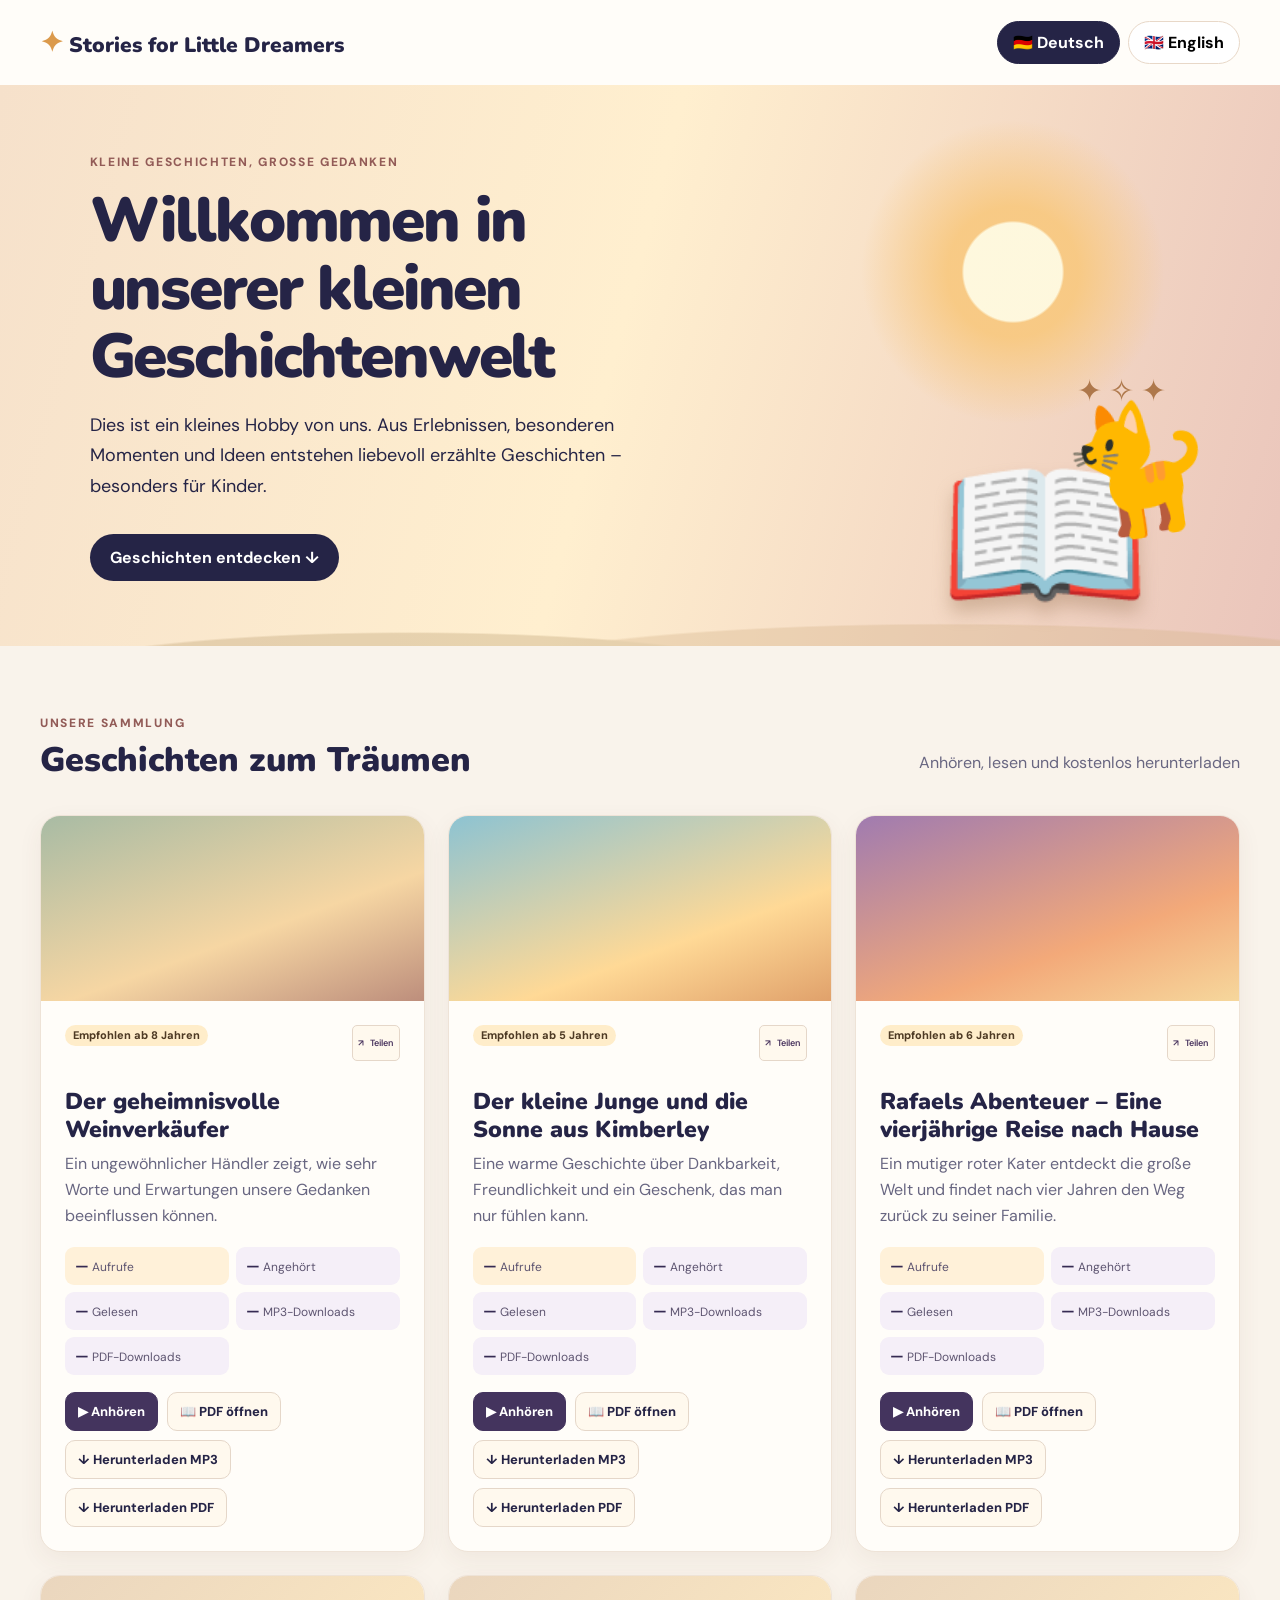
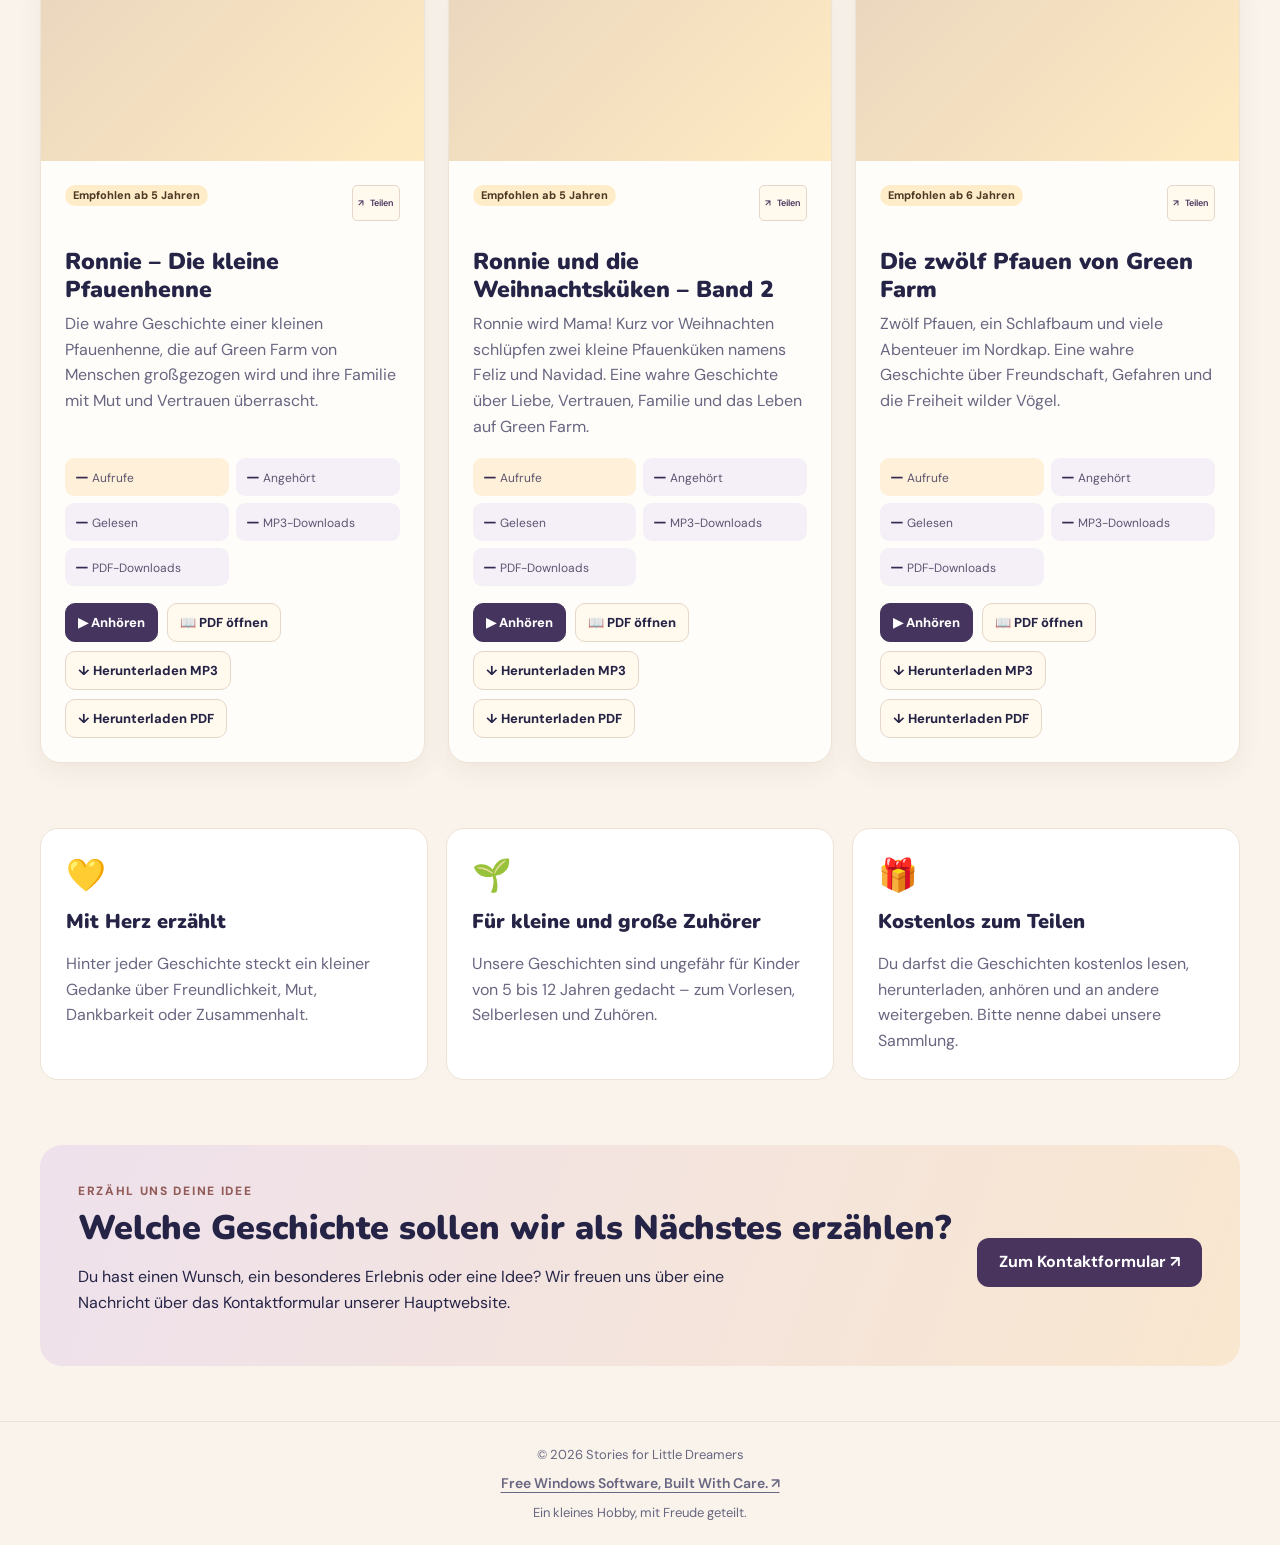
<file: stories/index.html>
<!doctype html>
<html lang="de">
<head>
    <meta charset="utf-8">

    <meta name="viewport"
          content="width=device-width, initial-scale=1">

    <meta name="description"
          content="Kostenlose Kindergeschichten zum Lesen und Anhören – Stories for Little Dreamers.">

    <title>Stories for Little Dreamers</title>

    <link rel="stylesheet" href="style.css">

    <style>
        /* Story sharing badge: placed beside the age badge */
        .story-badges {
            display: flex;
            align-items: center;
            flex-wrap: wrap;
            gap: 9px;
            margin-bottom: 12px;
        }

        .story-badges .age { margin: 0; }

        .story-share {
            display: inline-flex;
            align-items: center;
            justify-content: center;
            gap: 6px;
            min-height: 36px;
            border: 1px solid #d9a43a;
            border-radius: 999px;
            padding: 7px 14px;
            background: #e5b54f;
            color: #4b3512;
            font: inherit;
            font-size: 0.85rem;
            font-weight: 700;
            line-height: 1.25;
            cursor: pointer;
            transition: background .2s ease, transform .2s ease;
        }
        .story-share:hover { background: #f0c46c; transform: translateY(-1px); }
        .story-share:focus-visible { outline: 3px solid #82560d; outline-offset: 3px; }

        /* Header and navigation */

        .top {
            display: flex;
            align-items: center;
            justify-content: space-between;
            flex-wrap: wrap;
            gap: 14px;
        }

        .top .brand {
            min-width: 0;
            overflow-wrap: anywhere;
        }

        .languages {
            display: flex;
            align-items: center;
            justify-content: flex-end;
            flex-wrap: wrap;
            gap: 8px;
            min-width: 0;
        }

        /* Contact button uses Explore Stories styling */

        .contact-button {
            display: inline-flex;
            align-items: center;
            justify-content: center;
            box-sizing: border-box;
            text-align: center;
            text-decoration: none;
            font-weight: 700;
            line-height: 1.4;
            max-width: 100%;
            min-height: 44px;
            padding: 13px 22px;
            transition:
                transform 0.2s ease,
                opacity 0.2s ease;
        }

        .contact-button:hover {
            transform: translateY(-2px);
        }

        .contact-button:focus-visible,
        .footer-software-link:focus-visible {
            outline: 3px solid currentColor;
            outline-offset: 4px;
        }

        /* Footer */

        .stories-footer {
            display: flex;
            flex-direction: column;
            align-items: center;
            justify-content: center;
            gap: 10px;
            text-align: center;
        }

        .footer-software-link {
            color: inherit;
            font-weight: 600;
            font-size: 14px;
            line-height: 1.5;
            text-decoration: underline;
            text-underline-offset: 4px;
            overflow-wrap: anywhere;
            transition: opacity 0.2s ease;
        }

        .footer-software-link:hover {
            opacity: 0.7;
        }

        /* Tablet */

        @media (max-width: 800px) {
            .top {
                justify-content: center;
                text-align: center;
            }

            .languages {
                width: 100%;
                justify-content: center;
            }
        }

        /* Mobile phone */

        @media (max-width: 600px) {
            .top {
                padding-left: 14px;
                padding-right: 14px;
                gap: 12px;
            }

            .top .brand {
                width: 100%;
                justify-content: center;
                text-align: center;
                font-size: clamp(16px, 4.5vw, 22px);
            }

            .languages {
                width: 100%;
                justify-content: center;
                gap: 8px;
            }

            .languages .lang {
                min-height: 44px;
                white-space: nowrap;
            }

            .contact {
                flex-wrap: wrap;
                gap: 18px;
            }

            .contact-button {
                width: 100%;
                white-space: normal;
                padding: 14px 18px;
            }

            .hero-copy,
            .section-head,
            .value,
            .story-grid {
                min-width: 0;
            }

            .stories-footer {
                padding-left: 14px;
                padding-right: 14px;
            }
        }

        /* Very small phones */

        @media (max-width: 360px) {
            .languages {
                gap: 6px;
            }

            .languages .lang {
                flex: 1 1 auto;
            }
        }

        @media (prefers-reduced-motion: reduce) {
            .contact-button,
            .footer-software-link {
                transition: none;
            }

            .contact-button:hover {
                transform: none;
            }
        }
    </style>
</head>

<body>
<div class="site-shell">

    <!-- HEADER -->

    <header class="top">

        <a class="brand" href="#home">
            <span class="brand-mark">✦</span>
            Stories for Little Dreamers
        </a>

        <nav class="languages"
             aria-label="Language selection">

            <button
                type="button"
                class="lang active"
                data-lang="de"
                aria-pressed="true"
            >
                🇩🇪 Deutsch
            </button>

            <button
                type="button"
                class="lang"
                data-lang="en"
                aria-pressed="false"
            >
                🇬🇧 English
            </button>

        </nav>

    </header>

    <main id="home">

        <!-- HERO -->

        <section class="hero">

            <div class="sky-orb"></div>

            <div class="hero-art" aria-hidden="true">
                <span class="hero-book">📖</span>
                <span class="hero-cat">🐈</span>
                <span class="hero-stars">✦ ✧ ✦</span>
            </div>

            <div class="hero-copy">

                <span class="eyebrow" data-i18n="eyebrow">
                    Kleine Geschichten, große Gedanken
                </span>

                <h1 data-i18n="heroTitle">
                    Willkommen in unserer kleinen Geschichtenwelt
                </h1>

                <p data-i18n="heroText">
                    Dies ist ein kleines Hobby von uns.
                    Aus Erlebnissen, besonderen Momenten und Ideen
                    entstehen liebevoll erzählte Geschichten –
                    besonders für Kinder.
                </p>

                <a
                    class="hero-link"
                    href="#stories"
                    data-i18n="explore"
                >
                    Geschichten entdecken ↓
                </a>

            </div>

        </section>

        <!-- STORY COLLECTION -->

        <section class="content" id="stories">

            <div class="section-head">

                <div>
                    <span class="eyebrow"
                          data-i18n="collectionLabel">
                        Unsere Sammlung
                    </span>

                    <h2 data-i18n="collectionTitle">
                        Geschichten zum Träumen
                    </h2>
                </div>

                <p data-i18n="collectionHint">
                    Anhören, lesen und kostenlos herunterladen
                </p>

            </div>

            <!-- Stories loaded by script.js -->
            <div class="story-grid" id="storyGrid"></div>

        </section>

        <!-- OUR VALUES -->

        <section class="values">

            <div class="value">

                <span>💛</span>

                <h3 data-i18n="whyTitle">
                    Mit Herz erzählt
                </h3>

                <p data-i18n="whyText">
                    Hinter jeder Geschichte steckt ein kleiner Gedanke
                    über Freundlichkeit, Mut, Dankbarkeit
                    oder Zusammenhalt.
                </p>

            </div>

            <div class="value">

                <span>🌱</span>

                <h3 data-i18n="agesTitle">
                    Für kleine und große Zuhörer
                </h3>

                <p data-i18n="agesText">
                    Unsere Geschichten sind ungefähr für Kinder
                    von 5 bis 12 Jahren gedacht – zum Vorlesen,
                    Selberlesen und Zuhören.
                </p>

            </div>

            <div class="value">

                <span>🎁</span>

                <h3 data-i18n="freeTitle">
                    Kostenlos zum Teilen
                </h3>

                <p data-i18n="freeText">
                    Du darfst die Geschichten kostenlos lesen,
                    herunterladen, anhören und an andere weitergeben.
                    Bitte nenne dabei unsere Sammlung.
                </p>

            </div>

        </section>

        <!-- CONTACT -->

        <section class="contact" id="contact">

            <div>

                <span class="eyebrow"
                      data-i18n="contactLabel">
                    Erzähl uns deine Idee
                </span>

                <h2 data-i18n="contactTitle">
                    Welche Geschichte sollen wir
                    als Nächstes erzählen?
                </h2>

                <p data-i18n="contactText">
                    Du hast einen Wunsch, ein besonderes Erlebnis
                    oder eine Idee? Wir freuen uns über eine Nachricht
                    über das Kontaktformular unserer Hauptwebsite.
                </p>

            </div>

            <!-- Direct link to OnlyRegistered feedback form -->
            <a
                id="contactLink"
                class="hero-link contact-button"
                href="https://onlyregistered.github.io/appfeedback/#feedback"
                data-i18n="contactButton"
            >
                Zum Kontaktformular ↗
            </a>

        </section>

    </main>

    <!-- FOOTER -->

    <footer class="stories-footer">

        <span>
            © <span id="year"></span>
            Stories for Little Dreamers
        </span>

        <a
            href="https://onlyregistered.github.io/appfeedback/"
            class="footer-software-link"
            title="Visit our free Windows software website"
        >
            Free Windows Software, Built With Care. ↗
        </a>

        <span data-i18n="footer">
            Ein kleines Hobby, mit Freude geteilt.
        </span>

    </footer>

</div>

<!-- Existing story, language and counter functionality -->
<script src="script.js"></script>

<script>
    /*
     * Keep the contact link pointing to the correct
     * OnlyRegistered feedback section on initial load.
     */

    (function () {
        const contactLink =
            document.getElementById('contactLink');

        if (contactLink) {
            contactLink.href =
                'https://onlyregistered.github.io/appfeedback/#feedback';
        }
    })();
</script>

</body>
</html>
</file>
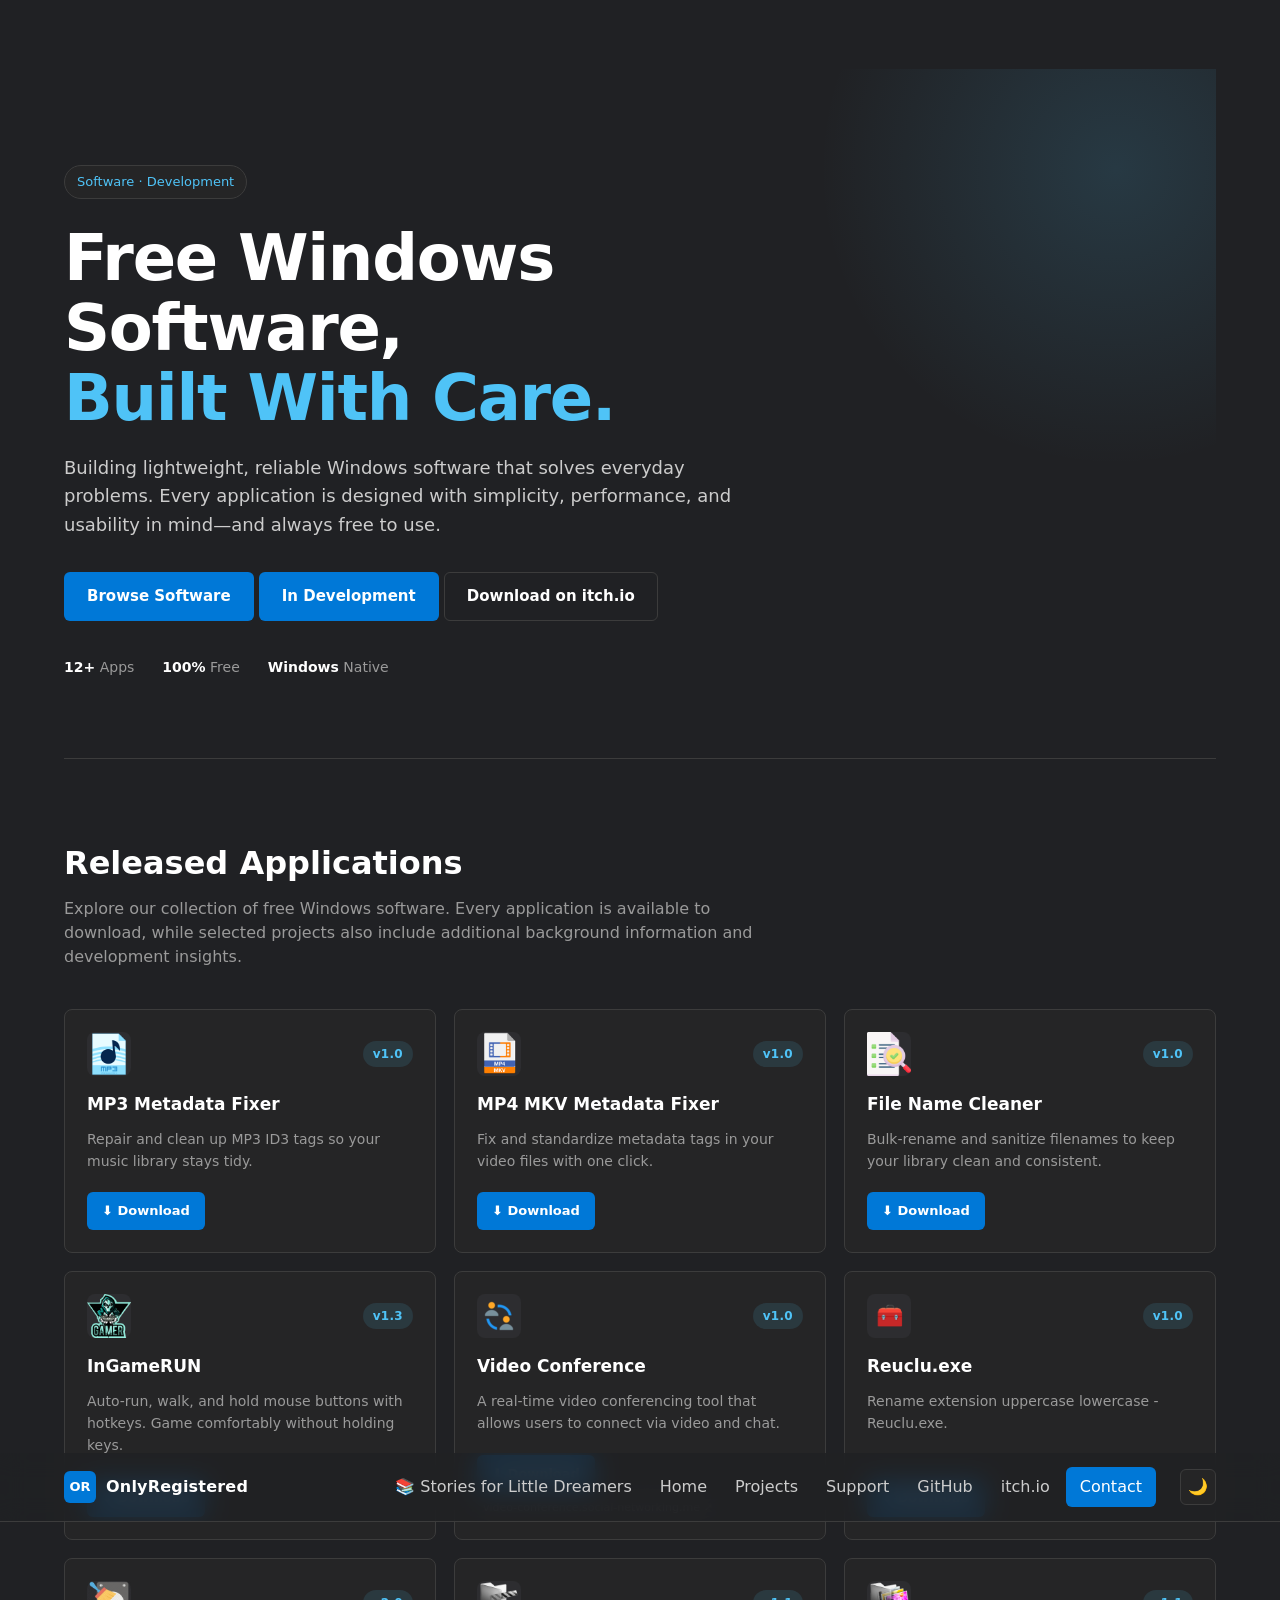
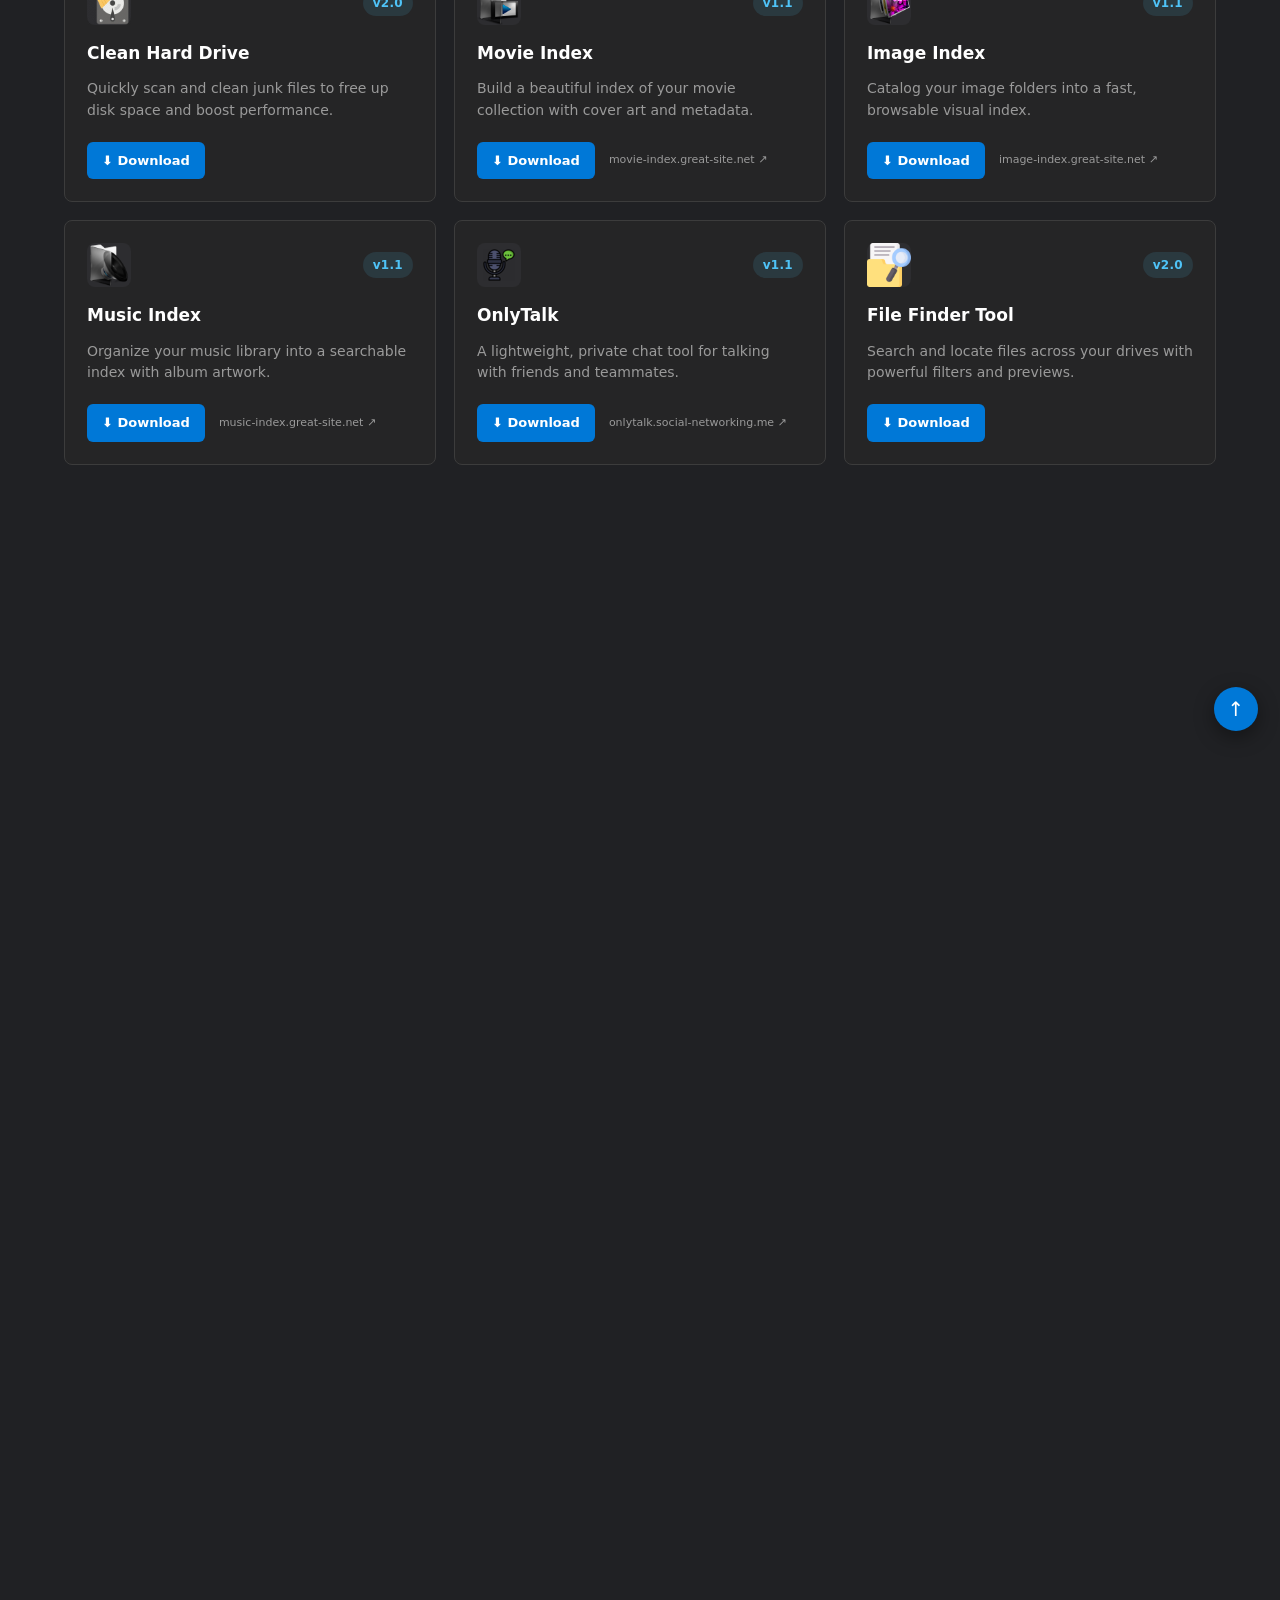
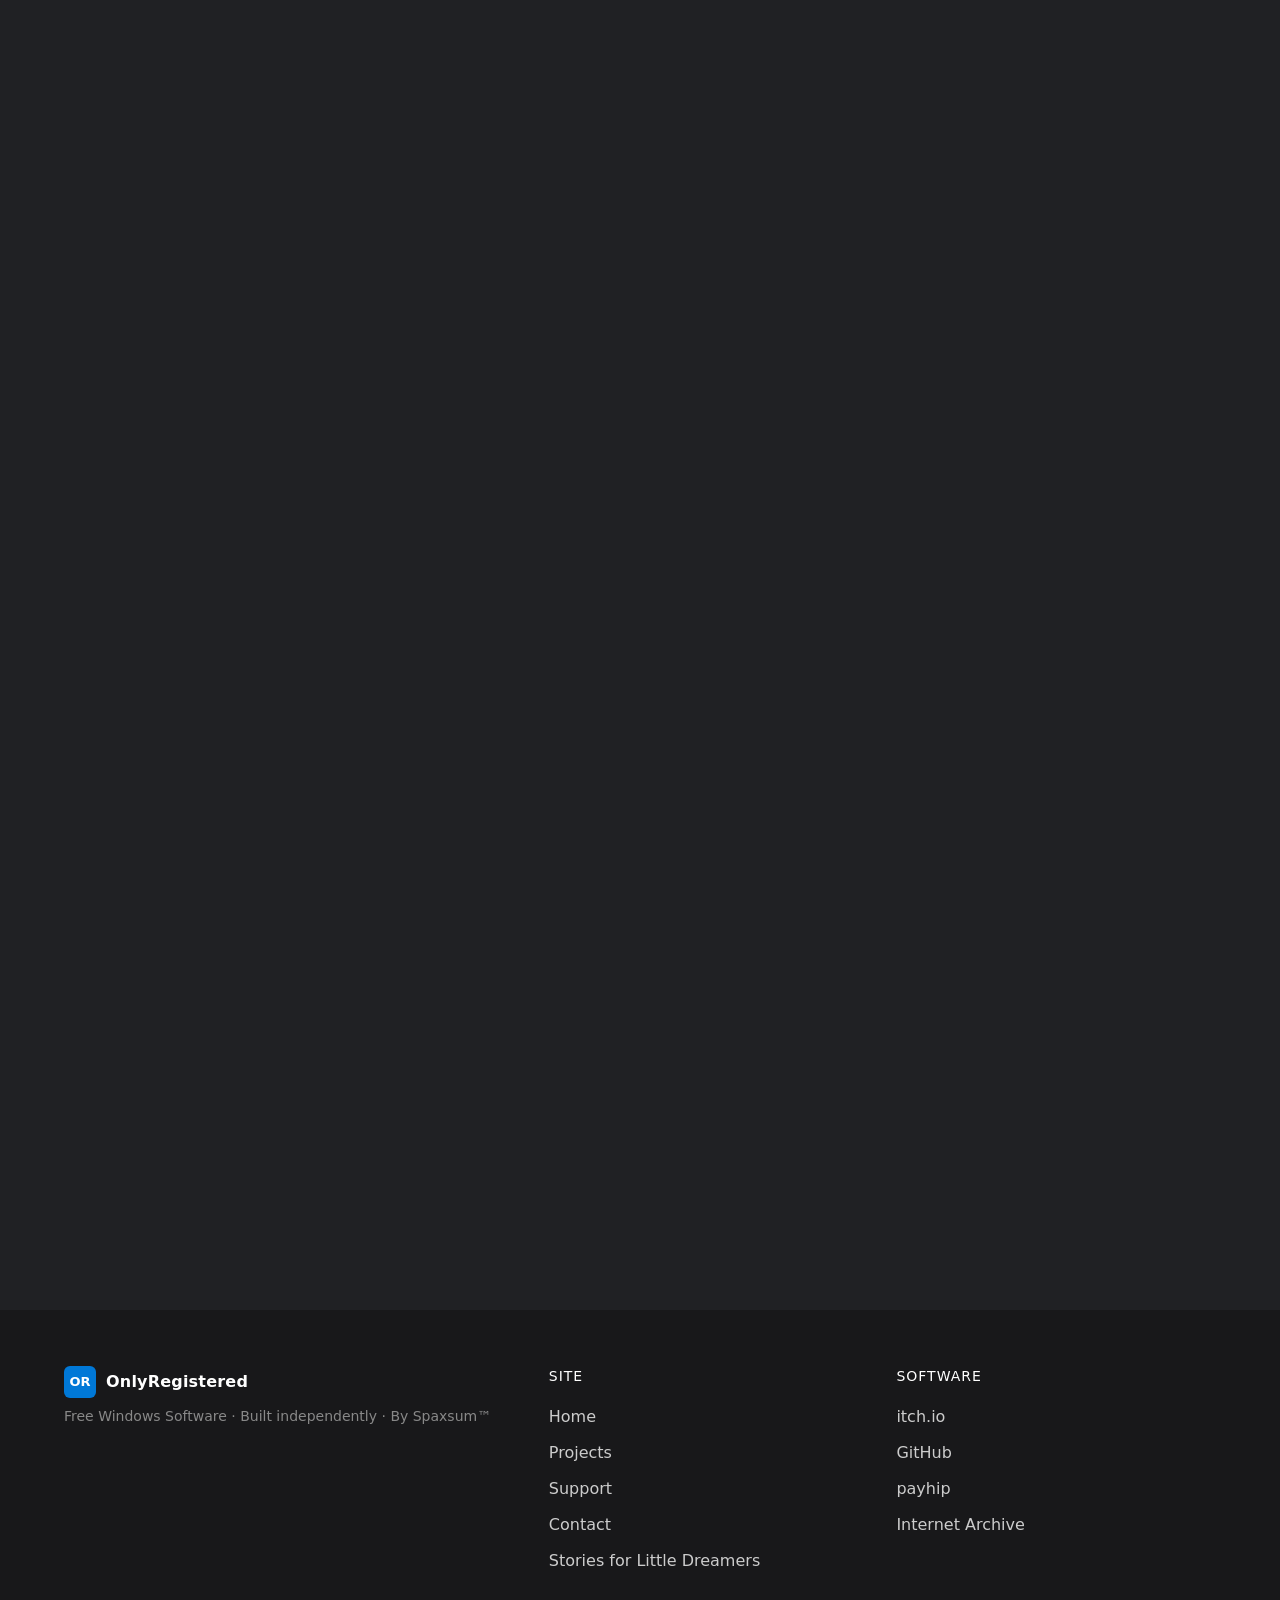
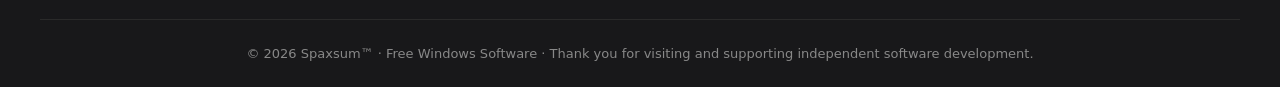
<file: feedback.html>
<!DOCTYPE html>
<html lang="en">
<head>
    <meta charset="UTF-8">

    <title>OnlyRegistered Feedback</title>

    <meta name="description" content="Share your feedback, suggestions, and reports with OnlyRegistered. Help improve our projects and applications.">

    <style>
        html, body {
            background: #252526;
            color: #ffffff;
            margin: 0;
            padding: 0;
            height: 100%;
            font-family: Segoe UI, Arial, sans-serif;
        }

        .loading {
            height: 100vh;
            display: flex;
            justify-content: center;
            align-items: center;
            flex-direction: column;
            color: #0078d7
        }

        .loading span {
            color: #4fc3f7;
            margin-top: 10px;
            font-size: 14px;
        }
    </style>

    <script>
        setTimeout(function () {
            window.location.replace(
                "https://onlyregistered.github.io/appfeedback/#feedback"
            );
        }, 50);
    </script>

</head>

<body>

    <div class="loading">
        <div>
            Loading Feedback...
        </div>

        <span>
            Please wait
        </span>
    </div>

</body>
</html>
</file>
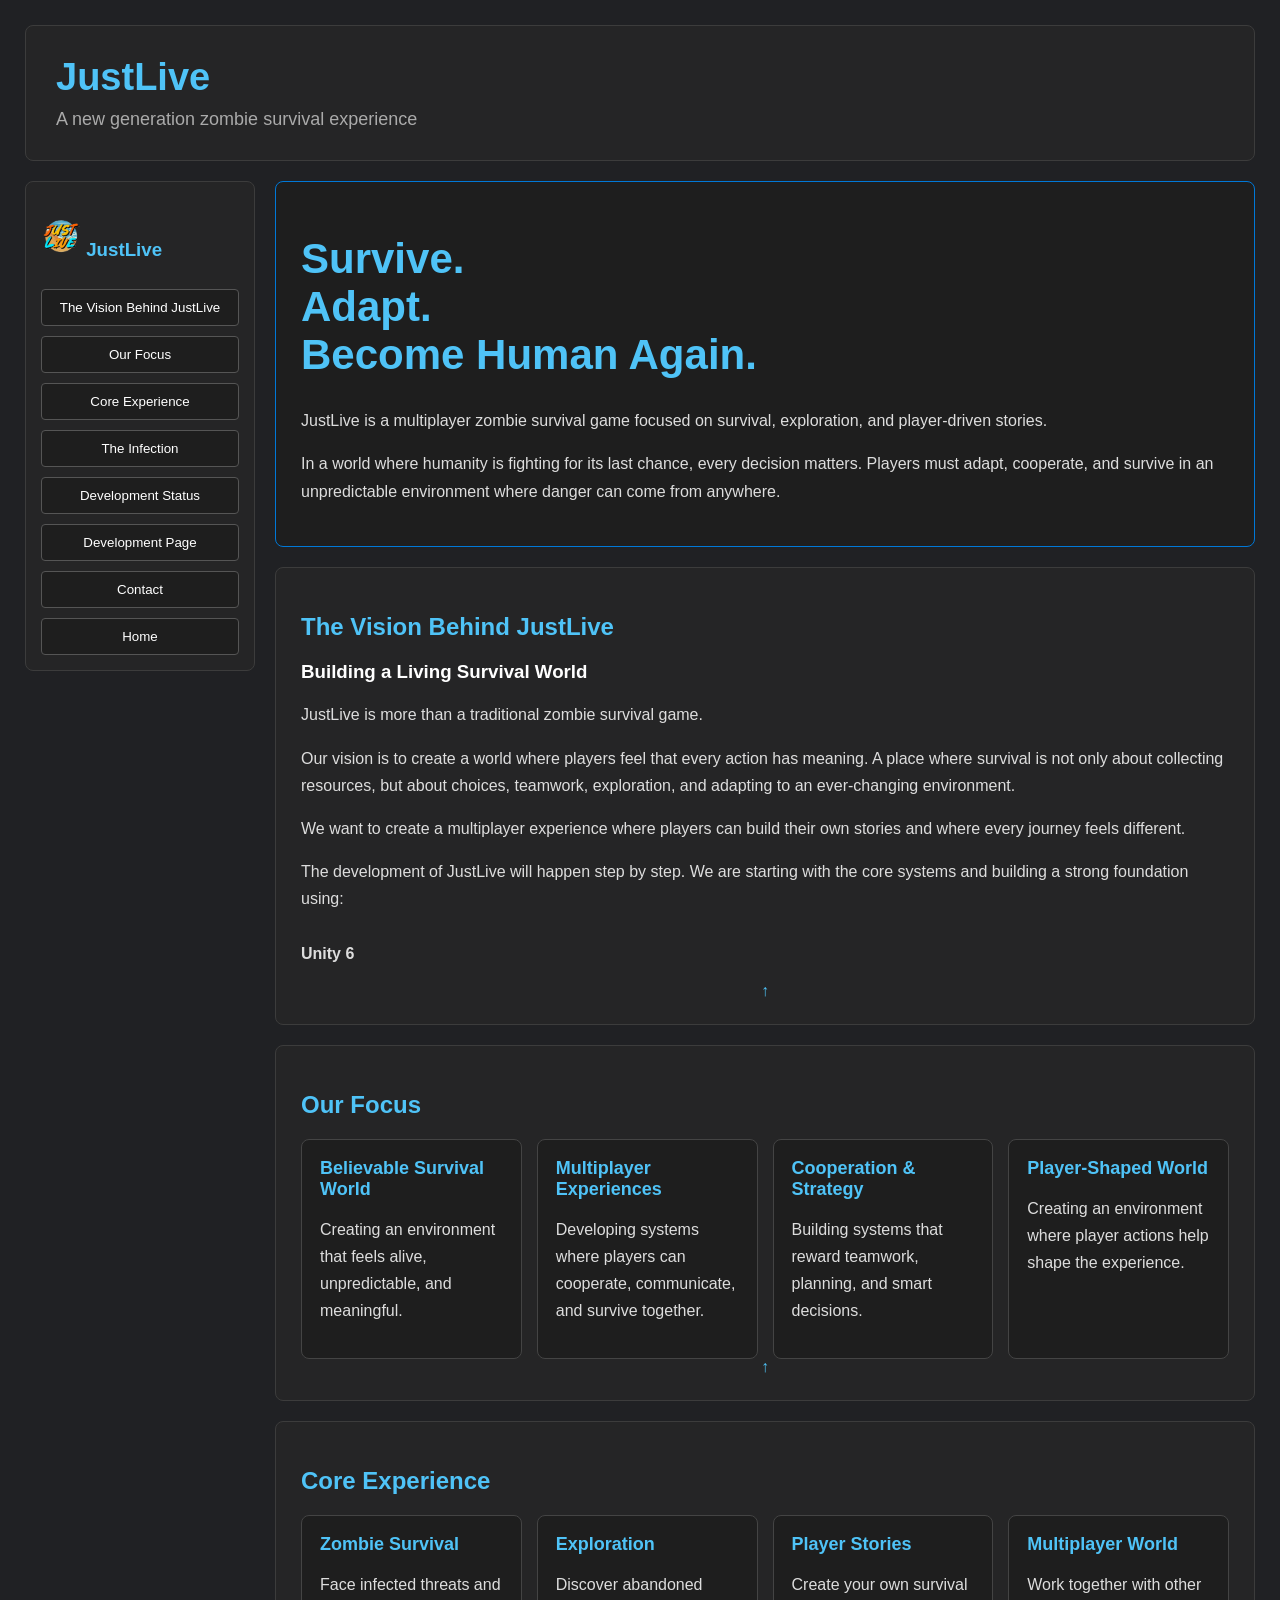
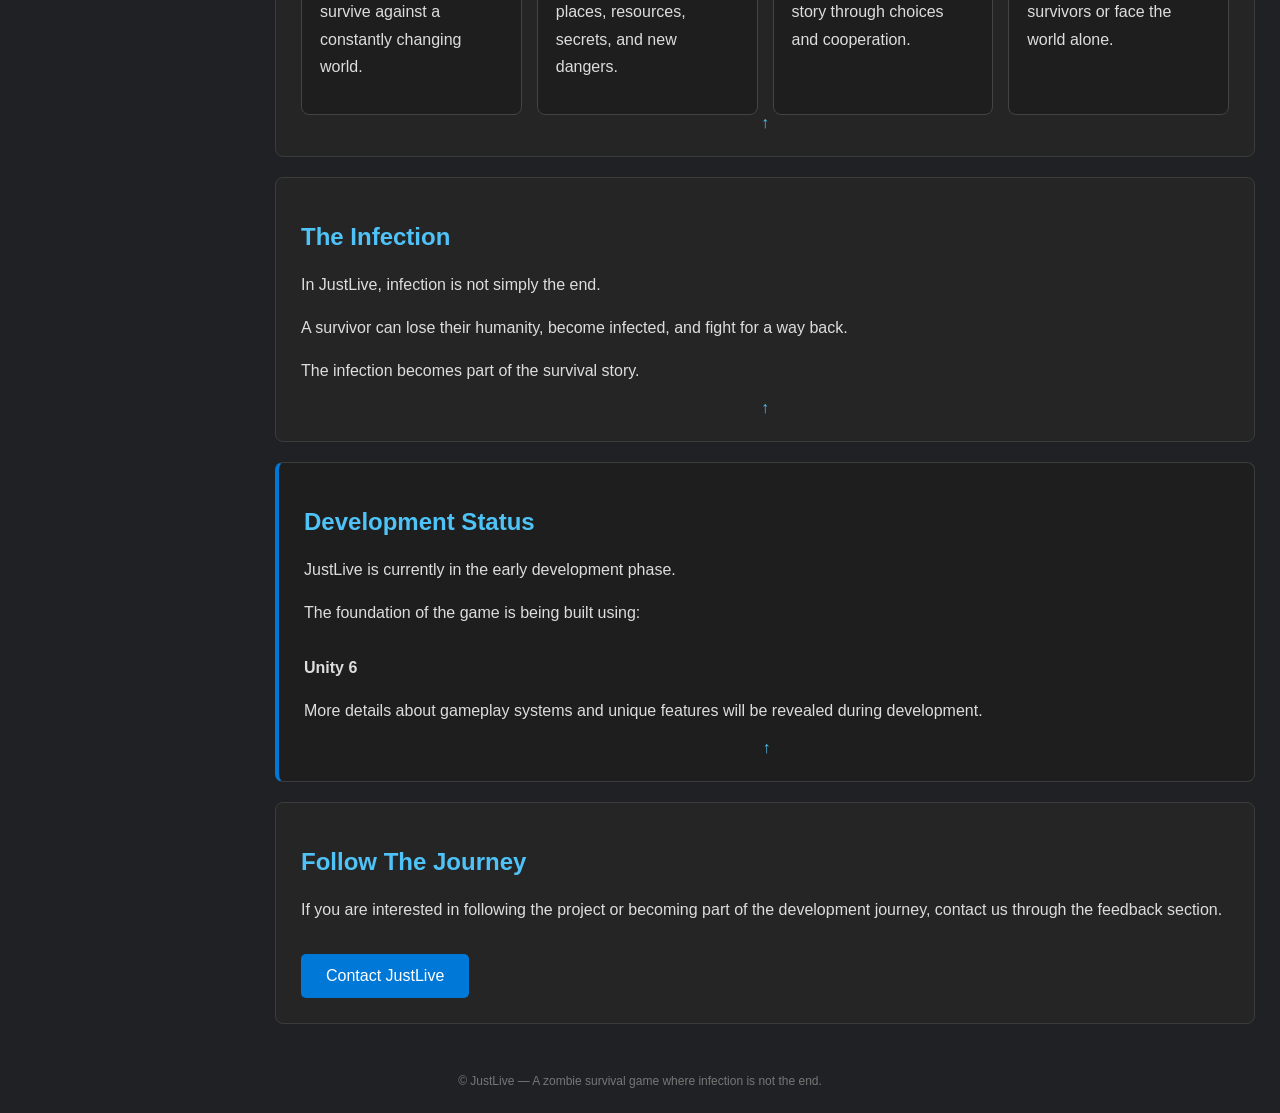
<file: justlive-about.html>
<!DOCTYPE html>
<html lang="en">

<head>

<meta charset="UTF-8">
<meta name="viewport" content="width=device-width, initial-scale=1.0">

<title>JustLive - Zombie Survival Experience</title>

<meta name="description" content="JustLive is a multiplayer zombie survival game focused on survival, exploration, and player-driven stories.">
  
  <link rel="canonical" href="https://onlyregistered.github.io/appfeedback/justlive-about.html">
  
  <meta name="robots" content="index,follow">
    
    <link rel="preconnect" href="https://fonts.googleapis.com">
    <link rel="preconnect" href="https://fonts.gstatic.com" crossorigin>
    <link href="https://fonts.googleapis.com/css2?family=Inter:wght@400;500;600;700;800&display=swap" rel="stylesheet">
    <link rel="icon" href="https://onlyregistered.github.io/appfeedback/favicon.ico" type="image/ico">
    <link rel="icon" href="https://onlyregistered.github.io/appfeedback/assets/JustLive.png" sizes="32x32" type="image/png">
    <link rel="apple-touch-icon" href="https://onlyregistered.github.io/appfeedback/assets/apple-touch-icon.png">
    <link rel="manifest" href="/site.webmanifest">
    
    <meta name="astro-view-transitions-enabled" content="true">
    <meta name="astro-view-transitions-fallback" content="animate">
  
<meta property="og:title" content="JustLive - Zombie Survival Experience">
<meta property="og:description" content="JustLive is a multiplayer zombie survival game focused on survival, exploration, and player-driven stories.">
<meta property="og:image" content="https://onlyregistered.github.io/appfeedback/assets/JustLive.png">
<meta property="og:url" content="https://onlyregistered.github.io/appfeedback/justlive-about.html">
<meta property="og:type" content="website">

    <meta name="twitter:card"
          content="summary_large_image">

    <meta name="twitter:title"
          content="JustLive - Zombie Survival Experience">

    <meta name="twitter:description"
          content="JustLive is a multiplayer zombie survival game focused on survival, exploration, and player-driven stories.">

    <meta name="twitter:image"
          content="https://onlyregistered.github.io/appfeedback/assets/JustLive.png">
    
    <script type="application/ld+json">
{
  "@context": "https://schema.org",
  "@graph": [
    {
  "@type": "WebPage",
  "@id": "https://onlyregistered.github.io/appfeedback/",
  "url": "https://onlyregistered.github.io/appfeedback/justlive-about.html",
  "name": "JustLive - Zombie Survival Experience",
  "description": "JustLive is a multiplayer zombie survival game focused on survival, exploration, and player-driven stories.",
  "image": "https://onlyregistered.github.io/appfeedback/assets/JustLive.png",
  "dateModified": "2026-07-18T13:12:40.434Z"
}
  ]
}
</script>

<style>

body {

    font-family: Segoe UI, Arial, sans-serif;

    background:#202124;

    color:white;

    margin:0;

    padding:25px;

}


*,
*::before,
*::after {

    box-sizing:border-box;

}


/* ==========================
   HEADER
========================== */


.header {

    background:#252526;

    border:1px solid #3c3c3c;

    border-radius:8px;

    padding:30px;

    margin-bottom:20px;

}


.logo {

    color:#4fc3f7;

    font-size:38px;

    font-weight:bold;

}


.tagline {

    color:#aaaaaa;

    font-size:18px;

    margin-top:10px;

}



/* ==========================
   LAYOUT
========================== */


.app {

    display:flex;

    gap:20px;

    align-items:flex-start;

}



/* ==========================
   SIDEBAR
========================== */


.sidebar {

    width:230px;

    flex-shrink:0;

    background:#252526;

    border:1px solid #3c3c3c;

    border-radius:8px;

    padding:15px;

}

html {
    scroll-behavior: smooth;
}


.sidebar a {

    text-decoration:none;

    display:block;

}


.sidebar h3 {

    color:#4fc3f7;

}


.sidebar button {


    width:100%;


    background:#1e1e1e;


    color:white;


    border:1px solid #555;


    border-radius:4px;


    padding:10px;


    margin-top:10px;


    cursor:pointer;


}



.sidebar button:hover {


    background:#0078d7;


}

/* ==========================
   MAIN
========================== */


.main {

    flex:1;

}


.panel {


    background:#252526;


    border:1px solid #3c3c3c;


    border-radius:8px;


    padding:25px;


    margin-bottom:20px;


}



h1 {

    color:#4fc3f7;

}


h2 {

    color:#4fc3f7;

}


h3 {

    color:white;

}


p {

    color:#dddddd;

    line-height:1.7;

}



/* ==========================
   HERO
========================== */


.hero {


    background:#1e1e1e;


    border:1px solid #0078d7;


}



.hero h1 {


    font-size:42px;


}




/* ==========================
   GRID
========================== */


.grid {


    display:grid;


    grid-template-columns:

    repeat(auto-fit,minmax(220px,1fr));


    gap:15px;


}



.card {


    background:#1e1e1e;


    border:1px solid #444;


    border-radius:8px;


    padding:18px;


}



.card:hover {


    border-color:#0078d7;


}



.card-title {


    color:#4fc3f7;


    font-size:18px;


    font-weight:bold;


    margin-bottom:10px;


}




/* ==========================
   STATUS BOX
========================== */


.status {


    background:#1e1e1e;


    border-left:4px solid #0078d7;


}



/* ==========================
   BUTTON
========================== */


.button {


    display:inline-block;


    background:#0078d7;


    color:white;


    padding:13px 25px;


    border-radius:5px;


    text-decoration:none;


    margin-top:15px;


}



.button:hover {


    background:#1590f0;


}



/* ==========================
   FOOTER
========================== */


.footer {


    text-align:center;


    color:#777;


    margin-top:30px;


    font-size:12px;


}

/* Back to top button */

.to-top {
    position: fixed;

    left: 22px;
    bottom: 22px;

    width: 44px;
    height: 44px;

    border-radius: 50%;

    display: flex;
    align-items: center;
    justify-content: center;

    background: #0078d7;
    color: #ffffff;

    border: none;
    cursor: pointer;

    font-size: 22px;
    font-weight: bold;

    box-shadow: 0 6px 20px #0006;

    opacity: 0;
    pointer-events: none;

    transform: translateY(20px);

    transition:
        opacity .25s ease,
        transform .25s ease,
        background .15s ease;

    z-index: 100;
}

.to-top.show {
    opacity: 1;
    pointer-events: auto;
    transform: translateY(0);
}

.to-top:hover {
    background: #1590f0;
}

.to-navigation{
    display:flex;
    align-items:center;
    justify-content:center;
    
    text-decoration: none;
    color: #4fc3f7;
    
    line-height:1;
    padding:0;
}

.to-navigation::first-letter{
    transform:translateY(2px);
}

</style>

</head>
<body>

<div class="header">

<div class="logo">
    JustLive
</div>

<div class="tagline">
A new generation zombie survival experience
</div>

</div>

<div class="app">

<div class="sidebar">

<h3>
    <img src="assets/JustLive.png" width="40" height="40" class="app-logo">
JustLive
</h3>

<a href="#vision">
<button>
The Vision Behind JustLive
</button>
</a>

<a href="#focus">
<button>
Our Focus
</button>
</a>

<a href="#core">
<button>
Core Experience
</button>
</a>

<a href="#infection">
<button>
The Infection
</button>
</a>

<a href="#development">
<button>
Development Status
</button>
</a>

<a href="https://onlyregistered.github.io/appfeedback/justlive-development.html">
<button>
Development Page
</button>
</a>

<a href="https://onlyregistered.github.io/appfeedback/#feedback">
<button>
Contact
</button>
</a>

<a href="https://onlyregistered.github.io/appfeedback">
<button>
Home
</button>
</a>

</div>

<div class="main" id="main">

    <!-- HERO -->
<div class="panel hero">

<h1>
Survive.<br>
Adapt.<br>
Become Human Again.
</h1>

<p>
JustLive is a multiplayer zombie survival game focused on survival,
exploration, and player-driven stories.
</p>

<p>
In a world where humanity is fighting for its last chance,
every decision matters.

Players must adapt, cooperate, and survive in an unpredictable
environment where danger can come from anywhere.
</p>
</div>

<!-- VISION -->
<div class="panel" id="vision">

<h2>
The Vision Behind JustLive
</h2>

<h3>
Building a Living Survival World
</h3>

<p>
JustLive is more than a traditional zombie survival game.
</p>

<p>
Our vision is to create a world where players feel that every action has meaning.
A place where survival is not only about collecting resources,
but about choices, teamwork, exploration, and adapting to an ever-changing environment.
</p>

<p>
We want to create a multiplayer experience where players can build their own stories
and where every journey feels different.
</p>

<p>
The development of JustLive will happen step by step.
We are starting with the core systems and building a strong foundation using:
<br><br>

<strong>Unity 6</strong>
</p>
    <a href="#main" class="to-navigation" aria-label="Back to navigation"> ↑</a>
</div>

<!-- FOCUS -->
<div class="panel" id="focus">

<h2>
Our Focus
</h2>

<div class="grid">

<div class="card">

<div class="card-title">
Believable Survival World
</div>

<p>
Creating an environment that feels alive,
unpredictable, and meaningful.
</p>

</div>

<div class="card">

<div class="card-title">
Multiplayer Experiences
</div>

<p>
Developing systems where players can cooperate,
communicate, and survive together.
</p>

</div>

<div class="card">

<div class="card-title">
Cooperation & Strategy
</div>

<p>
Building systems that reward teamwork,
planning, and smart decisions.
</p>

</div>

<div class="card">

<div class="card-title">
Player-Shaped World
</div>

<p>
Creating an environment where player actions
help shape the experience.
</p>

</div>
</div>
    <a href="#main" class="to-navigation" aria-label="Back to navigation"> ↑</a>
</div>

<!-- CORE -->
<div class="panel" id="core">

<h2>
Core Experience
</h2>

<div class="grid">

<div class="card">

<div class="card-title">
Zombie Survival
</div>

<p>
Face infected threats and survive against
a constantly changing world.
</p>
</div>

<div class="card">

<div class="card-title">
Exploration
</div>

<p>
Discover abandoned places, resources,
secrets, and new dangers.
</p>
</div>

<div class="card">

<div class="card-title">
Player Stories
</div>

<p>
Create your own survival story through
choices and cooperation.
</p>
</div>

<div class="card">

<div class="card-title">
Multiplayer World
</div>

<p>
Work together with other survivors
or face the world alone.
</p>

</div>
</div>
    <a href="#main" class="to-navigation" aria-label="Back to navigation"> ↑</a>
</div>

<!-- INFECTION -->
<div class="panel" id="infection">

<h2>
The Infection
</h2>

<p>
In JustLive, infection is not simply the end.
</p>

<p>
A survivor can lose their humanity,
become infected,
and fight for a way back.
</p>

<p>
The infection becomes part of the survival story.
</p>
    <a href="#main" class="to-navigation" aria-label="Back to navigation"> ↑</a>
</div>

<!-- DEVELOPMENT -->
<div class="panel status" id="development">

<h2>
Development Status
</h2>

<p>
JustLive is currently in the early development phase.
</p>

<p>
The foundation of the game is being built using:
<br><br>
<strong>Unity 6</strong>
</p>

<p>
More details about gameplay systems and unique features
will be revealed during development.
</p>
    <a href="#main" class="to-navigation" aria-label="Back to navigation"> ↑</a>
</div>

<!-- JOURNEY -->
<div class="panel">

<h2>
Follow The Journey
</h2>

<p>
If you are interested in following the project
or becoming part of the development journey,
contact us through the feedback section.
</p>

<a class="button"
   href="https://onlyregistered.github.io/appfeedback/#feedback"
   target="_blank"
   rel="noopener noreferrer">
    Contact JustLive
</a>
</div>
</div>
</div>

<div class="footer">

© JustLive — A zombie survival game where infection is not the end.

</div>

<button id="to-top" class="to-top" aria-label="Back to top" type="button">↑</button>

<script>
document.addEventListener("click", function (e) {

    const topButton = e.target.closest("#to-top");

    if (topButton) {
        window.scrollTo({
            top: 0,
            behavior: "smooth"
        });
    }

});


window.addEventListener("scroll", function () {

    const b = document.getElementById("to-top");
    if (!b) return;

    b.classList.toggle("show", window.scrollY > 600);

}, { passive: true });
</script>

</body>
</html>
</file>
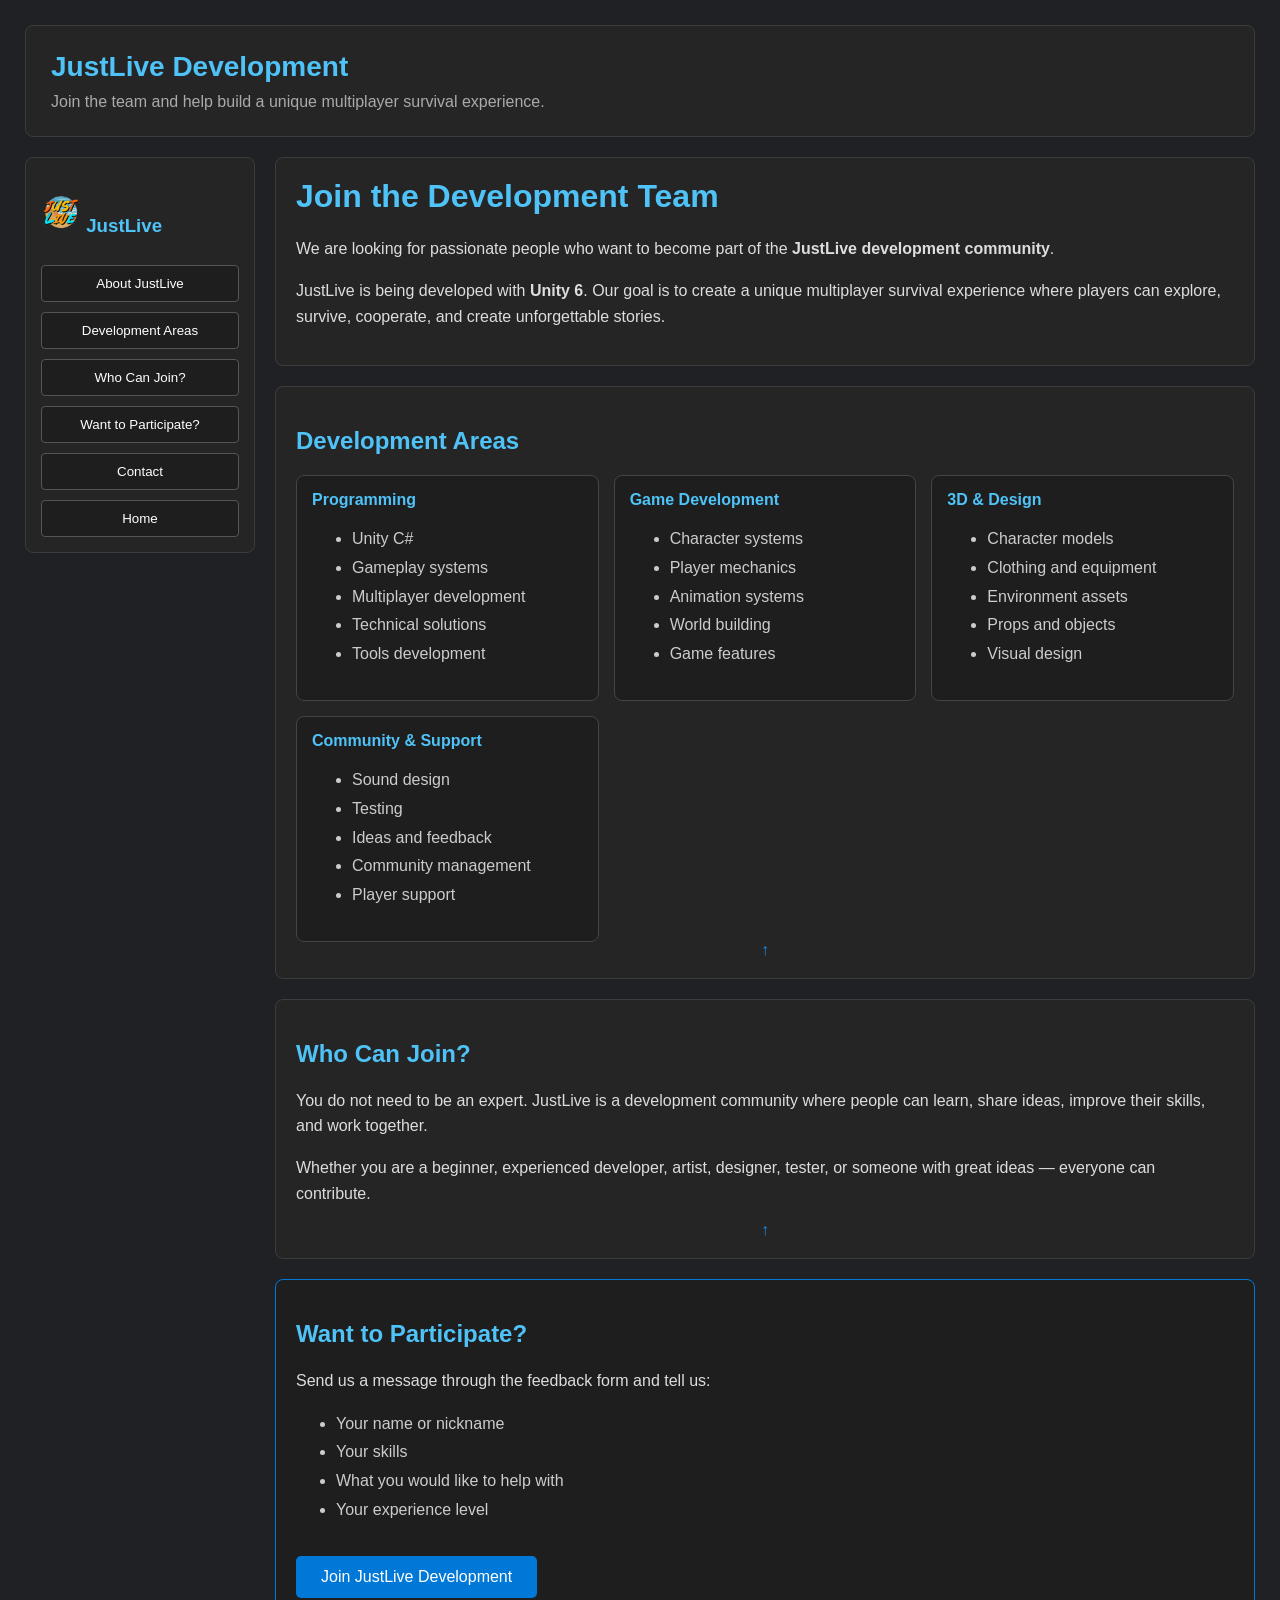
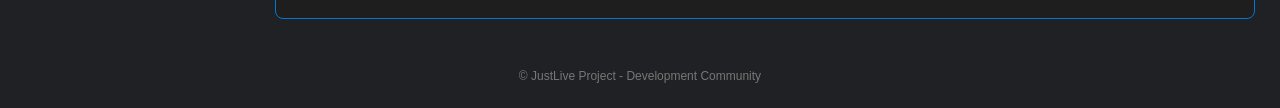
<file: justlive-development.html>
<!DOCTYPE html>
<html lang="en">

<head>
<meta charset="UTF-8">
<meta name="viewport" content="width=device-width, initial-scale=1.0">

<title>JustLive Development — Spaxsum™</title>
<meta name="description" content="We are looking for passionate people who want to become part of the JustLive development community.">
  
  <link rel="canonical" href="https://onlyregistered.github.io/appfeedback/justlive-development.html">
  
  <meta name="robots" content="index,follow">
    
    <link rel="preconnect" href="https://fonts.googleapis.com">
    <link rel="preconnect" href="https://fonts.gstatic.com" crossorigin>
    <link href="https://fonts.googleapis.com/css2?family=Inter:wght@400;500;600;700;800&display=swap" rel="stylesheet">
    <link rel="icon" href="https://onlyregistered.github.io/appfeedback/favicon.ico" type="image/ico">
    <link rel="icon" href="https://onlyregistered.github.io/appfeedback/assets/JustLive.png" sizes="32x32" type="image/png">
    <link rel="apple-touch-icon" href="https://onlyregistered.github.io/appfeedback/assets/apple-touch-icon.png">
    <link rel="manifest" href="/site.webmanifest">
    
    <meta name="astro-view-transitions-enabled" content="true">
    <meta name="astro-view-transitions-fallback" content="animate">
  
<meta property="og:title" content="JustLive Development — Spaxsum™">
<meta property="og:description" content="We are looking for passionate people who want to become part of the JustLive development community.">
<meta property="og:image" content="https://onlyregistered.github.io/appfeedback/assets/JustLive.png">
<meta property="og:url" content="https://onlyregistered.github.io/appfeedback/projects.html">
<meta property="og:type" content="website">

    <meta name="twitter:card"
          content="summary_large_image">

    <meta name="twitter:title"
          content="JustLive Development — Spaxsum™">

    <meta name="twitter:description"
          content="We are looking for passionate people who want to become part of the JustLive development community.">

    <meta name="twitter:image"
          content="https://onlyregistered.github.io/appfeedback/assets/JustLive.png">
    
    <script type="application/ld+json">
{
  "@context": "https://schema.org",
  "@graph": [
    {
  "@type": "WebPage",
  "@id": "https://onlyregistered.github.io/appfeedback/",
  "url": "https://onlyregistered.github.io/appfeedback/justlive-development.html",
  "name": "JustLive Development — Spaxsum™",
  "description": "We are looking for passionate people who want to become part of the JustLive development community.",
  "image": "https://onlyregistered.github.io/appfeedback/assets/JustLive.png",
  "dateModified": "2026-07-18T13:12:40.434Z"
}
  ]
}
</script>

<style>

body {
    font-family: Segoe UI, Arial, sans-serif;
    background: #202124;
    color: #ffffff;

    margin: 0;
    padding: 25px;

    box-sizing: border-box;
    overflow-x: hidden;
}


*,
*::before,
*::after {
    box-sizing: inherit;
}


/* ==========================
   HEADER
========================== */

.header {

    background: #252526;
    border: 1px solid #3c3c3c;

    border-radius: 8px;

    padding: 25px;

    margin-bottom: 20px;

}


.logo {

    color: #4fc3f7;

    font-size: 28px;

    font-weight: bold;

    margin-bottom: 10px;

}


.subtitle {

    color: #aaaaaa;

    font-size: 16px;

}


/* ==========================
   LAYOUT
========================== */

.app {

    display: flex;

    gap: 20px;

    align-items: flex-start;

}


/* ==========================
   SIDEBAR
========================== */

.sidebar {

    flex: 0 0 230px;

    background: #252526;

    border: 1px solid #3c3c3c;

    border-radius: 8px;

    padding: 15px;

}

html {
    scroll-behavior: smooth;
}


.sidebar a {

    text-decoration:none;

    display:block;

}

.sidebar h3 {

    color: #4fc3f7;

}


.sidebar button {

    width: 100%;

    background: #1e1e1e;

    color:white;

    border:1px solid #555;

    border-radius:4px;

    padding:10px;

    margin-top:10px;

    cursor:pointer;

}


.sidebar button:hover {

    background:#0078d7;

}


/* ==========================
   MAIN CONTENT
========================== */

.main {

    flex:1;

}


.panel {

    background:#252526;

    border:1px solid #3c3c3c;

    border-radius:8px;

    padding:20px;

    margin-bottom:20px;

}


h1 {

    color:#4fc3f7;

    margin-top:0;

}


h2 {

    color:#4fc3f7;

}


h3 {

    color:white;

}


/* ==========================
   LIST CARDS
========================== */


.roleGrid {

    display:grid;

    grid-template-columns:

    repeat(auto-fit,minmax(230px,1fr));

    gap:15px;

}



.role {

    background:#1e1e1e;

    border:1px solid #444;

    border-radius:8px;

    padding:15px;

}


.role:hover {

    border-color:#0078d7;

}


.role-title {

    color:#4fc3f7;

    font-weight:bold;

    margin-bottom:10px;

}


/* ==========================
   TEXT
========================== */


p {

    line-height:1.6;

    color:#dddddd;

}


ul {

    color:#cccccc;

    line-height:1.8;

}



/* ==========================
   JOIN BOX
========================== */


.joinBox {

    background:#1e1e1e;

    border:1px solid #0078d7;

    border-radius:8px;

    padding:20px;

}



.joinButton {

    display:inline-block;

    background:#0078d7;

    color:white;

    padding:12px 25px;

    border-radius:5px;

    text-decoration:none;

    margin-top:15px;

}


.joinButton:hover {

    background:#1590f0;

}


/* ==========================
   FOOTER
========================== */


.footer {

    text-align:center;

    color:#777;

    margin-top:30px;

    font-size:12px;

}
/* Back to top button */

.to-top {
    position: fixed;

    left: 22px;
    bottom: 22px;

    width: 44px;
    height: 44px;

    border-radius: 50%;

    display: flex;
    align-items: center;
    justify-content: center;

    background: #0078d7;
    color: #ffffff;

    border: none;
    cursor: pointer;

    font-size: 22px;
    font-weight: bold;

    box-shadow: 0 6px 20px #0006;

    opacity: 0;
    pointer-events: none;

    transform: translateY(20px);

    transition:
        opacity .25s ease,
        transform .25s ease,
        background .15s ease;

    z-index: 100;
}

.to-top.show {
    opacity: 1;
    pointer-events: auto;
    transform: translateY(0);
}

.to-top:hover {
    background: #1590f0;
}

.to-navigation{
    display:flex;
    align-items:center;
    justify-content:center;
    
    text-decoration: none;
    color: #1590f0;
    
    line-height:1;
    padding:0;
}

.to-navigation::first-letter{
    transform:translateY(2px);
}


</style>

</head>
<body>

<div class="header">

    <div class="logo">
        JustLive Development
    </div>

    <div class="subtitle">
        Join the team and help build a unique multiplayer survival experience.
    </div>
</div>


<div class="app">

<!-- SIDEBAR -->
<div class="sidebar">

<h3>
    <img src="assets/JustLive.png" width="40" height="40" class="app-logo">
JustLive
</h3>

<a href="https://onlyregistered.github.io/appfeedback/justlive-about.html">
<button>
About JustLive
</button>
</a>

<a href="#development-areas">
<button>
Development Areas
</button>
</a>


<a href="#who-can-join">
<button>
Who Can Join?
</button>
</a>

<a href="#participate">
<button>
Want to Participate?
</button>
</a>

<a href="https://onlyregistered.github.io/appfeedback/#feedback">
<button>
Contact
</button>
</a>

<a href="https://onlyregistered.github.io/appfeedback">
<button>
Home
</button>
</a>

</div>

<!-- MAIN -->
<div class="main" id="main">

<div class="panel">

<h1>
Join the Development Team
</h1>

<p>
We are looking for passionate people who want to become part of the 
<strong>JustLive development community</strong>.
</p>

<p>
JustLive is being developed with <strong>Unity 6</strong>.
Our goal is to create a unique multiplayer survival experience where
players can explore, survive, cooperate, and create unforgettable stories.
</p>

</div>

<div class="panel" id="development-areas">

<h2>
Development Areas
</h2>

<div class="roleGrid">

<div class="role">

<div class="role-title">
Programming
</div>

<ul>
<li>Unity C#</li>
<li>Gameplay systems</li>
<li>Multiplayer development</li>
<li>Technical solutions</li>
<li>Tools development</li>
</ul>
</div>

<div class="role">

<div class="role-title">
Game Development
</div>

<ul>
<li>Character systems</li>
<li>Player mechanics</li>
<li>Animation systems</li>
<li>World building</li>
<li>Game features</li>
</ul>
</div>

<div class="role">

<div class="role-title">
3D & Design
</div>

<ul>
<li>Character models</li>
<li>Clothing and equipment</li>
<li>Environment assets</li>
<li>Props and objects</li>
<li>Visual design</li>
</ul>
</div>

<div class="role">

<div class="role-title">
Community & Support
</div>

<ul>
<li>Sound design</li>
<li>Testing</li>
<li>Ideas and feedback</li>
<li>Community management</li>
<li>Player support</li>
</ul>

</div>
</div>
    <a href="#main" class="to-navigation" aria-label="Back to navigation"> ↑</a>
</div>

<div class="panel" id="who-can-join">

<h2>
Who Can Join?
</h2>

<p>
You do not need to be an expert.
JustLive is a development community where people can learn,
share ideas, improve their skills, and work together.
</p>

<p>
Whether you are a beginner, experienced developer, artist,
designer, tester, or someone with great ideas —
everyone can contribute.
</p>
    <a href="#main" class="to-navigation" aria-label="Back to navigation"> ↑</a>
</div>

<div class="panel joinBox" id="participate">

<h2>
Want to Participate?
</h2>

<p>
Send us a message through the feedback form and tell us:
</p>

<ul>
<li>Your name or nickname</li>
<li>Your skills</li>
<li>What you would like to help with</li>
<li>Your experience level</li>
</ul>

<a class="joinButton"
   href="https://onlyregistered.github.io/appfeedback/#feedback"
   target="_blank"
   rel="noopener noreferrer">
    Join JustLive Development
</a>

</div>
</div>
</div>

<div class="footer">

© JustLive Project - Development Community

</div>

<button id="to-top" class="to-top" aria-label="Back to top" type="button">↑</button>

<script>
document.addEventListener("click", function (e) {

    const topButton = e.target.closest("#to-top");

    if (topButton) {
        window.scrollTo({
            top: 0,
            behavior: "smooth"
        });
    }

});


window.addEventListener("scroll", function () {

    const b = document.getElementById("to-top");
    if (!b) return;

    b.classList.toggle("show", window.scrollY > 600);

}, { passive: true });
</script>

</body>
</html>
</file>
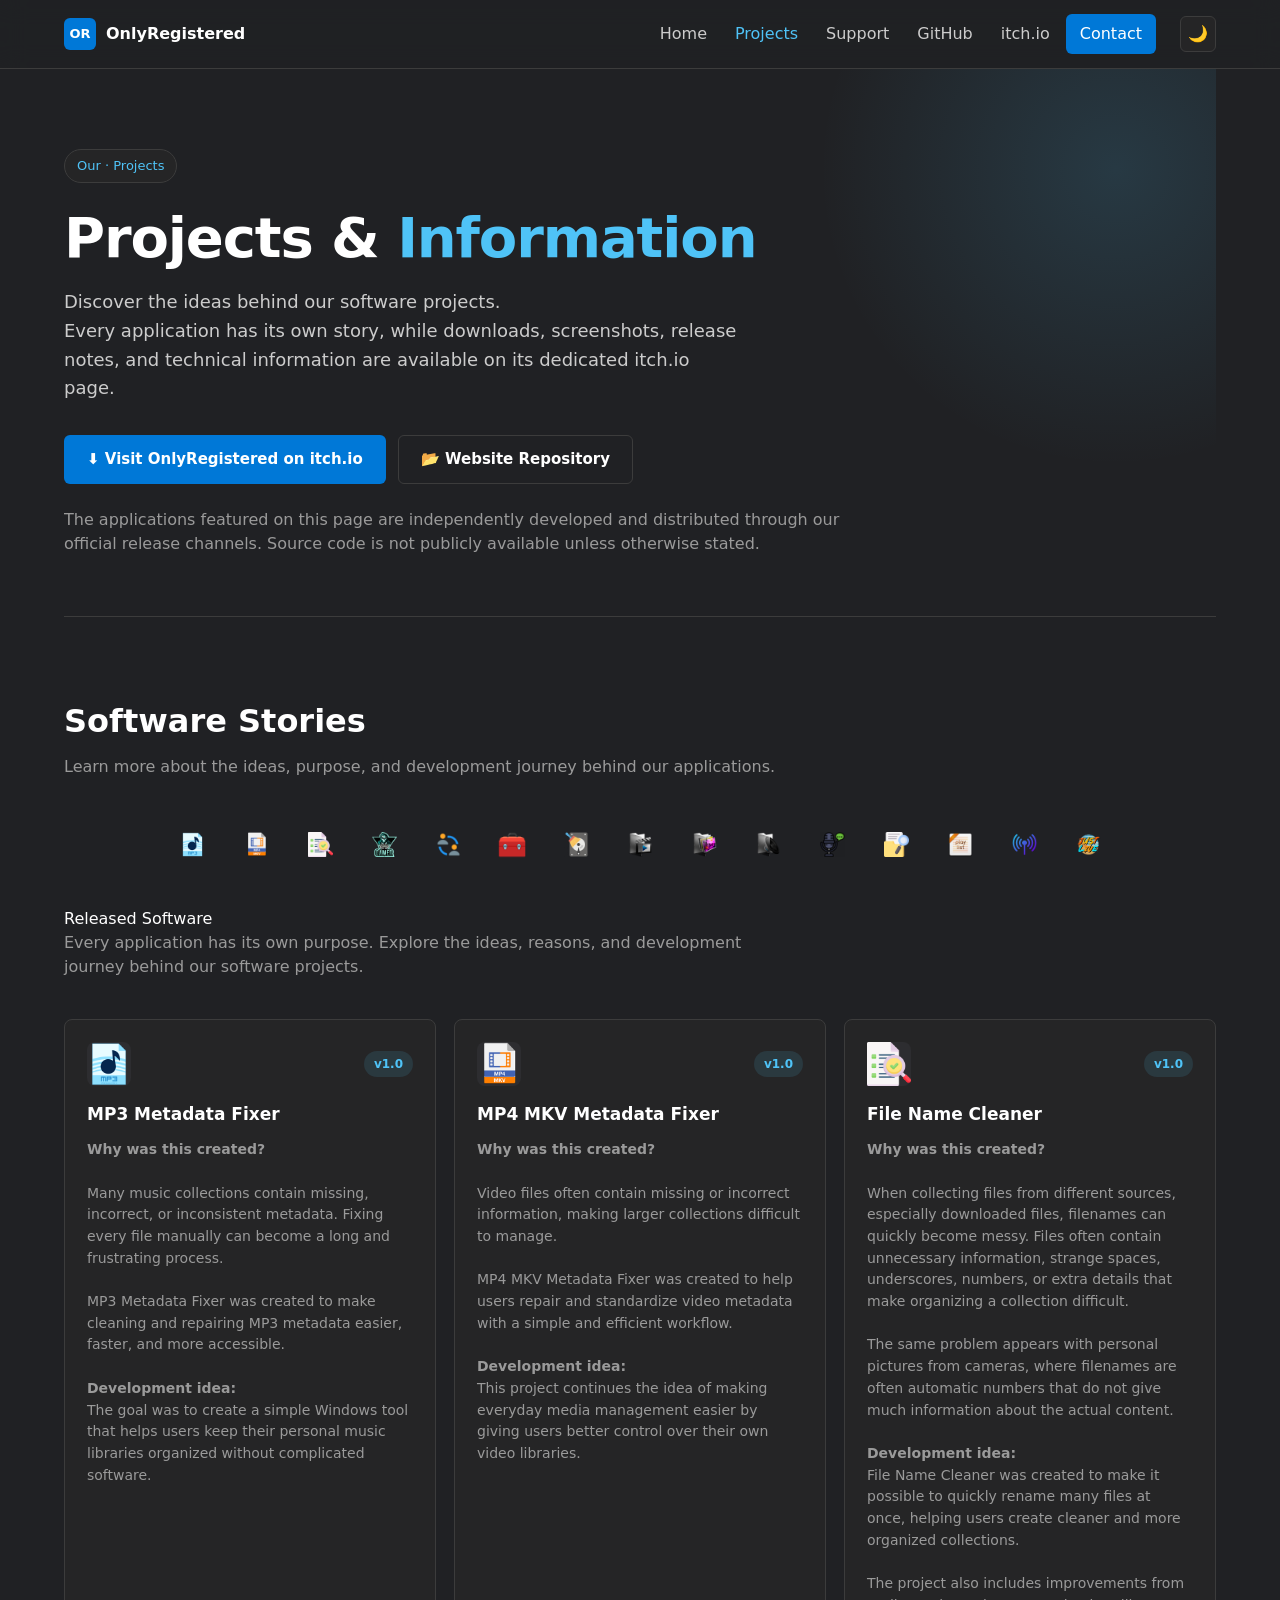
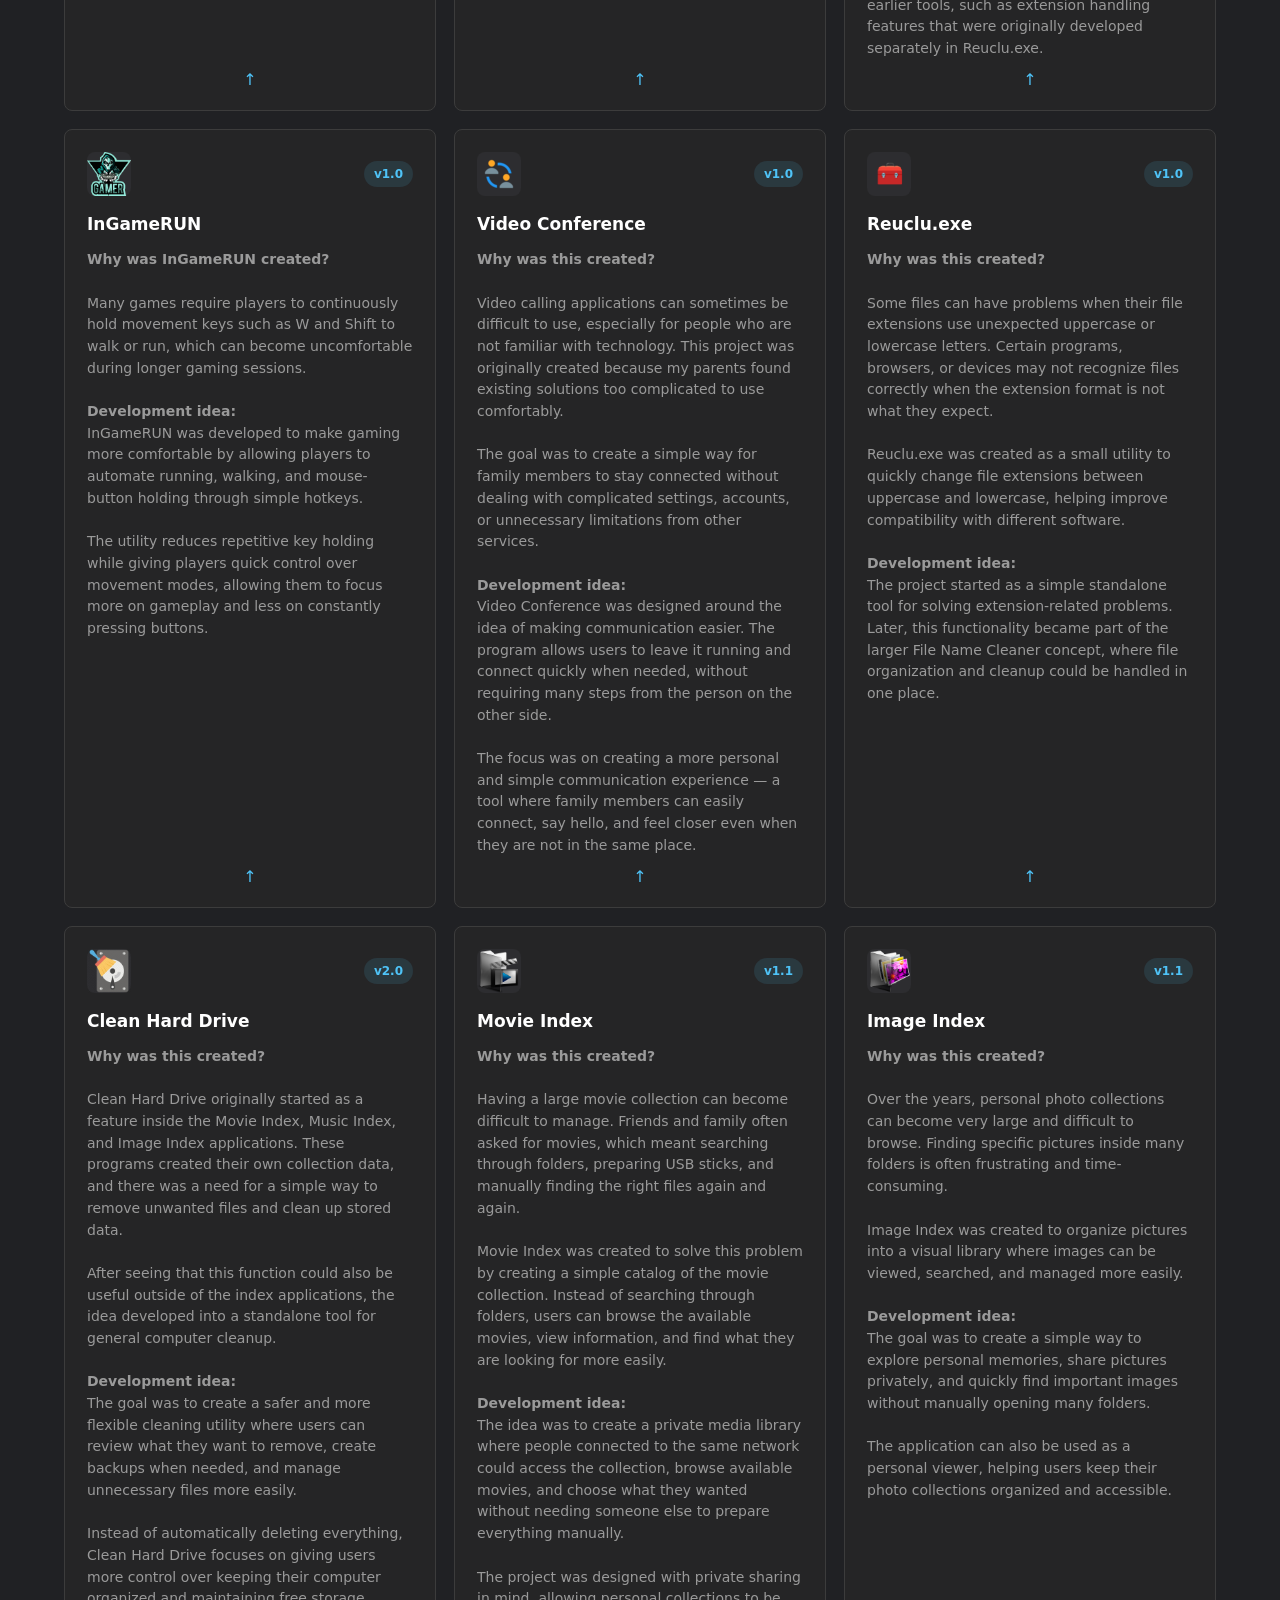
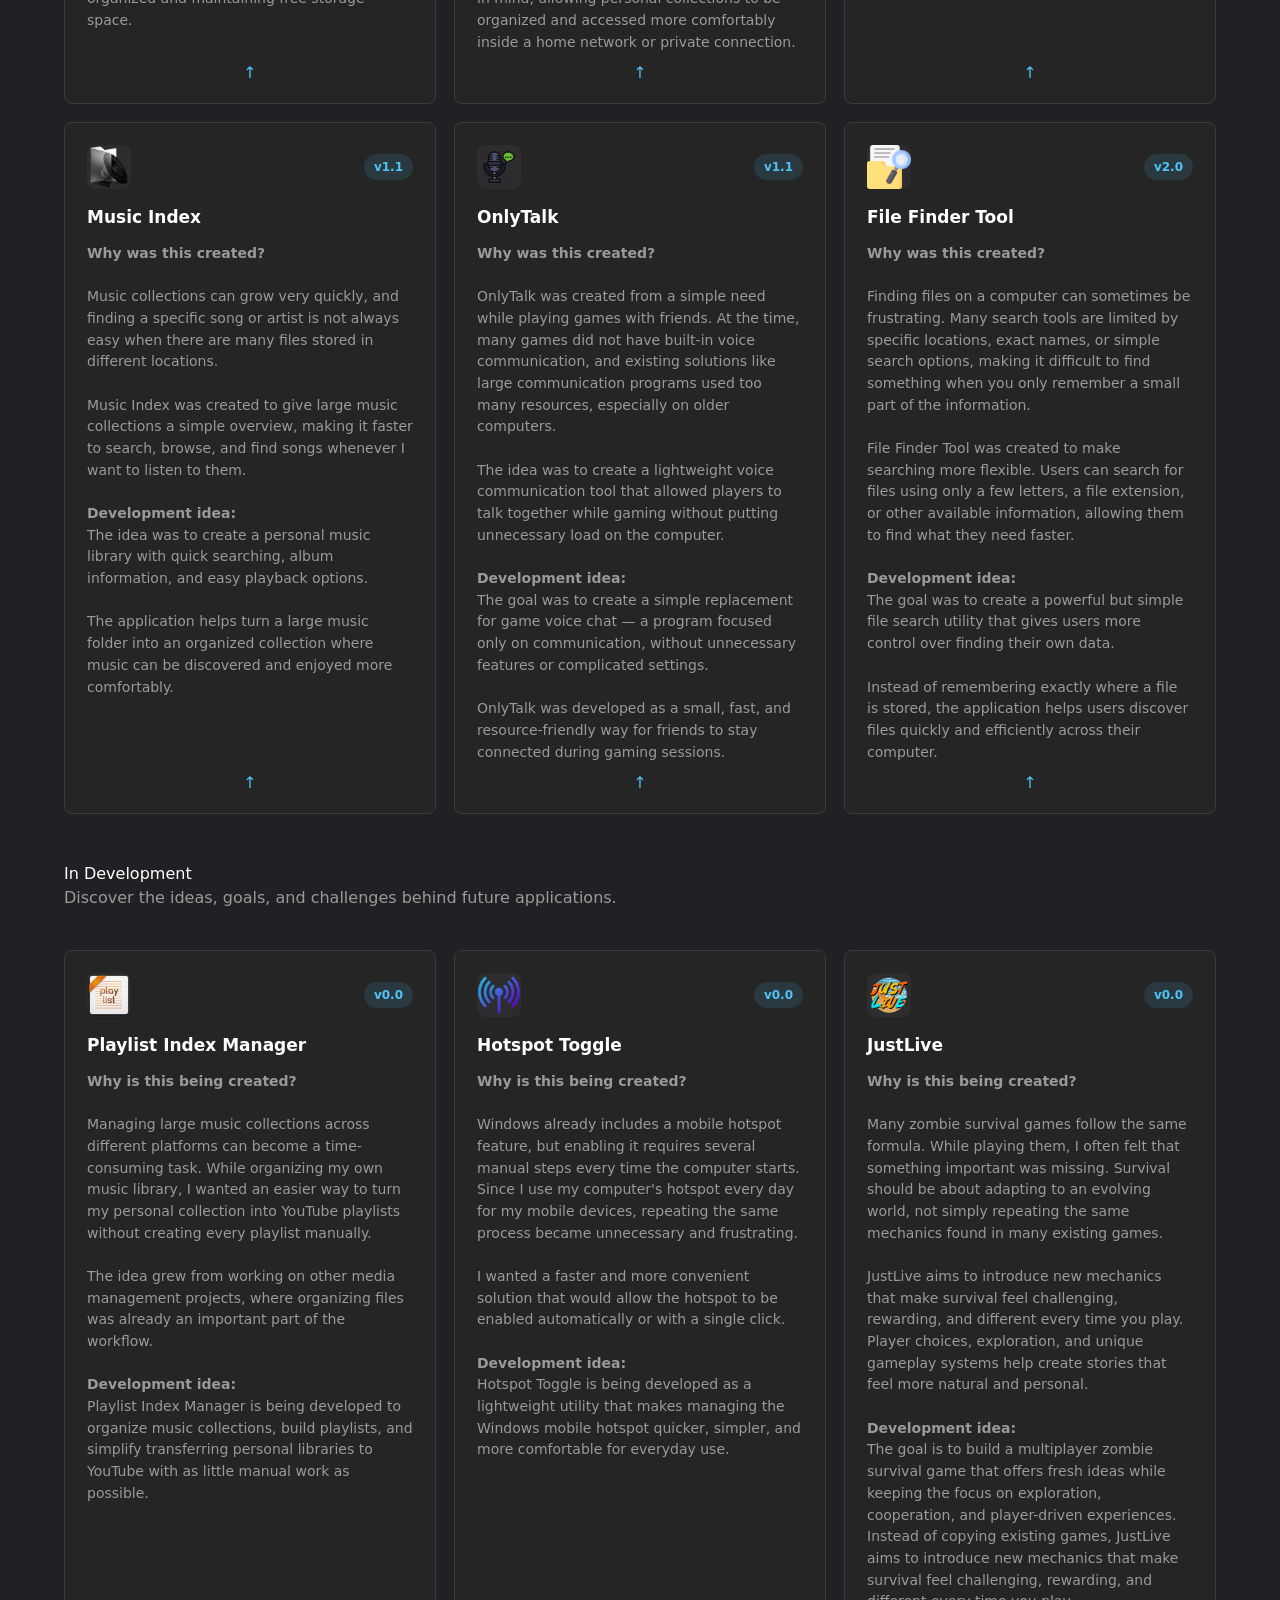
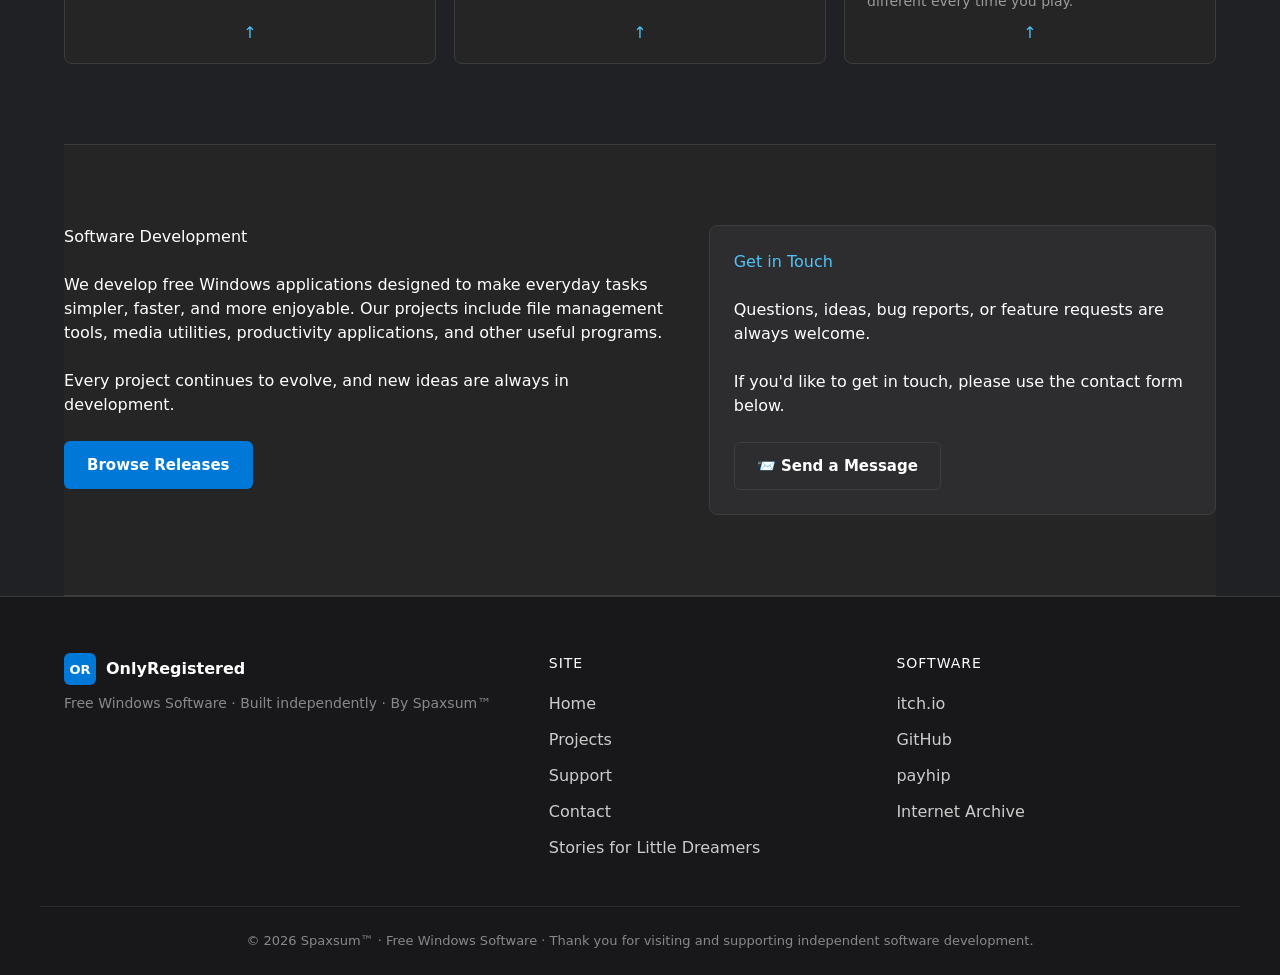
<file: projects.html>
<!DOCTYPE html>
<html lang="en">
   
  <head>

  <meta charset="utf-8">
  <meta name="viewport" content="width=device-width, initial-scale=1">
  <meta name="referrer" content="same-origin">
  
  <title>Projects &amp; Information — Spaxsum™</title>
  
  <meta name="description" content="Explore independently developed Windows software projects, featuring practical utilities, media tools, and productivity applications with detailed information.">
  
  <link rel="canonical" href="https://onlyregistered.github.io/appfeedback/projects.html">
  
  <meta name="robots" content="index,follow">
    
    <link rel="preconnect" href="https://fonts.googleapis.com">
    <link rel="preconnect" href="https://fonts.gstatic.com" crossorigin>
    <link href="https://fonts.googleapis.com/css2?family=Inter:wght@400;500;600;700;800&display=swap" rel="stylesheet">
    <link rel="icon" href="https://onlyregistered.github.io/appfeedback/favicon.ico" type="image/ico">
    <link rel="icon" href="https://onlyregistered.github.io/appfeedback/assets/favicon-32.png" sizes="32x32" type="image/png">
    <link rel="apple-touch-icon" href="https://onlyregistered.github.io/appfeedback/assets/apple-touch-icon.png">
    <link rel="manifest" href="/site.webmanifest">
    
    <meta name="astro-view-transitions-enabled" content="true">
    <meta name="astro-view-transitions-fallback" content="animate">
  
<meta property="og:title" content="Projects &#38; Information — Spaxsum™">
<meta property="og:description" content="Explore independently developed Windows software projects, featuring practical utilities, media tools, and productivity applications with detailed information.">
<meta property="og:image" content="https://onlyregistered.github.io/appfeedback/assets/preview.png">
<meta property="og:url" content="https://onlyregistered.github.io/appfeedback/projects.html">
<meta property="og:type" content="website">

    <meta name="twitter:card"
          content="summary_large_image">

    <meta name="twitter:title"
          content="Projects &#38; Information — Spaxsum™">

    <meta name="twitter:description"
          content="Explore independently developed Windows software projects, featuring practical utilities, media tools, and productivity applications with detailed information.">

    <meta name="twitter:image"
          content="https://onlyregistered.github.io/appfeedback/assets/preview.png">
    
    <script type="application/ld+json">
{
  "@context": "https://schema.org",
  "@graph": [
    {
  "@type": "WebPage",
  "@id": "https://onlyregistered.github.io/appfeedback/",
  "url": "https://onlyregistered.github.io/appfeedback/projects.html",
  "name": "Projects &#38; Information — Spaxsum™",
  "description": "Explore independently developed Windows software projects, featuring practical utilities, media tools, and productivity applications with detailed information.",
  "image": "https://onlyregistered.github.io/appfeedback/assets/preview.png",
  "dateModified": "2026-07-18T13:12:40.434Z"
}
  ]
}
</script>

<style>/*! tailwindcss v4.3.0 | MIT License | https://tailwindcss.com */@layer properties{@supports (((-webkit-hyphens:none)) and (not (margin-trim:inline))) or ((-moz-orient:inline) and (not (color:rgb(from red r g b)))){*,:before,:after,::backdrop{--tw-rotate-x:initial;--tw-rotate-y:initial;--tw-rotate-z:initial;--tw-skew-x:initial;--tw-skew-y:initial;--tw-space-y-reverse:0;--tw-border-style:solid;--tw-leading:initial;--tw-font-weight:initial;--tw-tracking:initial;--tw-shadow:0 0 #0000;--tw-shadow-color:initial;--tw-shadow-alpha:100%;--tw-inset-shadow:0 0 #0000;--tw-inset-shadow-color:initial;--tw-inset-shadow-alpha:100%;--tw-ring-color:initial;--tw-ring-shadow:0 0 #0000;--tw-inset-ring-color:initial;--tw-inset-ring-shadow:0 0 #0000;--tw-ring-inset:initial;--tw-ring-offset-width:0px;--tw-ring-offset-color:#fff;--tw-ring-offset-shadow:0 0 #0000;--tw-outline-style:solid;--tw-blur:initial;--tw-brightness:initial;--tw-contrast:initial;--tw-grayscale:initial;--tw-hue-rotate:initial;--tw-invert:initial;--tw-opacity:initial;--tw-saturate:initial;--tw-sepia:initial;--tw-drop-shadow:initial;--tw-drop-shadow-color:initial;--tw-drop-shadow-alpha:100%;--tw-drop-shadow-size:initial;--tw-backdrop-blur:initial;--tw-backdrop-brightness:initial;--tw-backdrop-contrast:initial;--tw-backdrop-grayscale:initial;--tw-backdrop-hue-rotate:initial;--tw-backdrop-invert:initial;--tw-backdrop-opacity:initial;--tw-backdrop-saturate:initial;--tw-backdrop-sepia:initial;--tw-animation-delay:0s;--tw-animation-direction:normal;--tw-animation-duration:initial;--tw-animation-fill-mode:none;--tw-animation-iteration-count:1;--tw-enter-blur:0;--tw-enter-opacity:1;--tw-enter-rotate:0;--tw-enter-scale:1;--tw-enter-translate-x:0;--tw-enter-translate-y:0;--tw-exit-blur:0;--tw-exit-opacity:1;--tw-exit-rotate:0;--tw-exit-scale:1;--tw-exit-translate-x:0;--tw-exit-translate-y:0}}}@layer theme{:root,:host{--font-sans:ui-sans-serif, system-ui, sans-serif, "Apple Color Emoji", "Segoe UI Emoji", "Segoe UI Symbol", "Noto Color Emoji";--font-mono:ui-monospace, SFMono-Regular, Menlo, Monaco, Consolas, "Liberation Mono", "Courier New", monospace;--spacing:.25rem;--container-sm:24rem;--container-md:28rem;--text-sm:.875rem;--text-sm--line-height:calc(1.25 / .875);--text-xl:1.25rem;--text-xl--line-height:calc(1.75 / 1.25);--text-2xl:1.5rem;--text-2xl--line-height:calc(2 / 1.5);--text-6xl:3.75rem;--text-6xl--line-height:1;--font-weight-medium:500;--font-weight-semibold:600;--font-weight-bold:700;--tracking-tight:-.025em;--animate-pulse:pulse 2s cubic-bezier(.4, 0, .6, 1) infinite;--default-transition-duration:.15s;--default-transition-timing-function:cubic-bezier(.4, 0, .2, 1);--default-font-family:var(--font-sans);--default-mono-font-family:var(--font-mono)}}@layer base{*,:after,:before,::backdrop{box-sizing:border-box;border:0 solid;margin:0;padding:0}::file-selector-button{box-sizing:border-box;border:0 solid;margin:0;padding:0}html,:host{-webkit-text-size-adjust:100%;tab-size:4;line-height:1.5;font-family:var(--default-font-family,ui-sans-serif, system-ui, sans-serif, "Apple Color Emoji", "Segoe UI Emoji", "Segoe UI Symbol", "Noto Color Emoji");font-feature-settings:var(--default-font-feature-settings,normal);font-variation-settings:var(--default-font-variation-settings,normal);-webkit-tap-highlight-color:transparent}hr{height:0;color:inherit;border-top-width:1px}abbr:where([title]){-webkit-text-decoration:underline dotted;text-decoration:underline dotted}h1,h2,h3,h4,h5,h6{font-size:inherit;font-weight:inherit}a{color:inherit;-webkit-text-decoration:inherit;text-decoration:inherit}b,strong{font-weight:bolder}code,kbd,samp,pre{font-family:var(--default-mono-font-family,ui-monospace, SFMono-Regular, Menlo, Monaco, Consolas, "Liberation Mono", "Courier New", monospace);font-feature-settings:var(--default-mono-font-feature-settings,normal);font-variation-settings:var(--default-mono-font-variation-settings,normal);font-size:1em}small{font-size:80%}sub,sup{vertical-align:baseline;font-size:75%;line-height:0;position:relative}sub{bottom:-.25em}sup{top:-.5em}table{text-indent:0;border-color:inherit;border-collapse:collapse}:-moz-focusring{outline:auto}progress{vertical-align:baseline}summary{display:list-item}ol,ul,menu{list-style:none}img,svg,video,canvas,audio,iframe,embed,object{vertical-align:middle;display:block}img,video{max-width:100%;height:auto}button,input,select,optgroup,textarea{font:inherit;font-feature-settings:inherit;font-variation-settings:inherit;letter-spacing:inherit;color:inherit;opacity:1;background-color:#0000;border-radius:0}::file-selector-button{font:inherit;font-feature-settings:inherit;font-variation-settings:inherit;letter-spacing:inherit;color:inherit;opacity:1;background-color:#0000;border-radius:0}:where(select:is([multiple],[size])) optgroup{font-weight:bolder}:where(select:is([multiple],[size])) optgroup option{padding-inline-start:20px}::file-selector-button{margin-inline-end:4px}::placeholder{opacity:1}@supports (not ((-webkit-appearance:-apple-pay-button))) or (contain-intrinsic-size:1px){::placeholder{color:currentColor}@supports (color:color-mix(in lab,red,red)){::placeholder{color:color-mix(in oklab,currentcolor 50%,transparent)}}}textarea{resize:vertical}::-webkit-search-decoration{-webkit-appearance:none}::-webkit-date-and-time-value{min-height:1lh;text-align:inherit}::-webkit-datetime-edit{display:inline-flex}::-webkit-datetime-edit-fields-wrapper{padding:0}::-webkit-datetime-edit{padding-block:0}::-webkit-datetime-edit-year-field{padding-block:0}::-webkit-datetime-edit-month-field{padding-block:0}::-webkit-datetime-edit-day-field{padding-block:0}::-webkit-datetime-edit-hour-field{padding-block:0}::-webkit-datetime-edit-minute-field{padding-block:0}::-webkit-datetime-edit-second-field{padding-block:0}::-webkit-datetime-edit-millisecond-field{padding-block:0}::-webkit-datetime-edit-meridiem-field{padding-block:0}::-webkit-calendar-picker-indicator{line-height:1}:-moz-ui-invalid{box-shadow:none}button,input:where([type=button],[type=reset],[type=submit]){appearance:button}::file-selector-button{appearance:button}::-webkit-inner-spin-button{height:auto}::-webkit-outer-spin-button{height:auto}[hidden]:where(:not([hidden=until-found])){display:none!important}*{border-color:var(--border)}body{background-color:var(--background);color:var(--foreground)}}@layer components;@layer utilities{.invisible{visibility:hidden}.visible{visibility:visible}.absolute{position:absolute}.fixed{position:fixed}.relative{position:relative}.static{position:static}.sticky{position:sticky}.top-3{top:calc(var(--spacing) * 3)}.right-3{right:calc(var(--spacing) * 3)}.left-\[-9999px\]{left:-9999px}.\!container{width:100%!important}@media(min-width:40rem){.\!container{max-width:40rem!important}}@media(min-width:48rem){.\!container{max-width:48rem!important}}@media(min-width:64rem){.\!container{max-width:64rem!important}}@media(min-width:80rem){.\!container{max-width:80rem!important}}@media(min-width:96rem){.\!container{max-width:96rem!important}}.container{width:100%}@media(min-width:40rem){.container{max-width:40rem}}@media(min-width:48rem){.container{max-width:48rem}}@media(min-width:64rem){.container{max-width:64rem}}@media(min-width:80rem){.container{max-width:80rem}}@media(min-width:96rem){.container{max-width:96rem}}.block{display:block}.contents{display:contents}.flex{display:flex}.grid{display:grid}.hidden{display:none}.inline{display:inline}.inline-flex{display:inline-flex}.table{display:table}.h-0{height:calc(var(--spacing) * 0)}.h-4{height:calc(var(--spacing) * 4)}.h-8{height:calc(var(--spacing) * 8)}.h-9{height:calc(var(--spacing) * 9)}.h-10{height:calc(var(--spacing) * 10)}.h-11{height:calc(var(--spacing) * 11)}.h-24{height:calc(var(--spacing) * 24)}.min-h-dvh{min-height:100dvh}.min-h-screen{min-height:100vh}.w-0{width:calc(var(--spacing) * 0)}.w-4{width:calc(var(--spacing) * 4)}.w-8{width:calc(var(--spacing) * 8)}.w-10{width:calc(var(--spacing) * 10)}.w-24{width:calc(var(--spacing) * 24)}.w-full{width:100%}.max-w-md{max-width:var(--container-md)}.max-w-sm{max-width:var(--container-sm)}.shrink{flex-shrink:1}.transform{transform:var(--tw-rotate-x,) var(--tw-rotate-y,) var(--tw-rotate-z,) var(--tw-skew-x,) var(--tw-skew-y,)}.animate-in{animation:enter var(--tw-animation-duration,var(--tw-duration,.15s))var(--tw-ease,ease)var(--tw-animation-delay,0s)var(--tw-animation-iteration-count,1)var(--tw-animation-direction,normal)var(--tw-animation-fill-mode,none)}.animate-pulse{animation:var(--animate-pulse)}.resize{resize:both}.flex-col{flex-direction:column}.flex-wrap{flex-wrap:wrap}.items-center{align-items:center}.items-end{align-items:flex-end}.justify-center{justify-content:center}.gap-1\.5{gap:calc(var(--spacing) * 1.5)}.gap-2{gap:calc(var(--spacing) * 2)}.gap-3{gap:calc(var(--spacing) * 3)}.gap-4{gap:calc(var(--spacing) * 4)}.gap-6{gap:calc(var(--spacing) * 6)}:where(.space-y-1>:not(:last-child)){--tw-space-y-reverse:0;margin-block-start:calc(calc(var(--spacing) * 1) * var(--tw-space-y-reverse));margin-block-end:calc(calc(var(--spacing) * 1) * calc(1 - var(--tw-space-y-reverse)))}:where(.space-y-1\.5>:not(:last-child)){--tw-space-y-reverse:0;margin-block-start:calc(calc(var(--spacing) * 1.5) * var(--tw-space-y-reverse));margin-block-end:calc(calc(var(--spacing) * 1.5) * calc(1 - var(--tw-space-y-reverse)))}:where(.space-y-4>:not(:last-child)){--tw-space-y-reverse:0;margin-block-start:calc(calc(var(--spacing) * 4) * var(--tw-space-y-reverse));margin-block-end:calc(calc(var(--spacing) * 4) * calc(1 - var(--tw-space-y-reverse)))}:where(.space-y-5>:not(:last-child)){--tw-space-y-reverse:0;margin-block-start:calc(calc(var(--spacing) * 5) * var(--tw-space-y-reverse));margin-block-end:calc(calc(var(--spacing) * 5) * calc(1 - var(--tw-space-y-reverse)))}.rounded-full{border-radius:3.40282e38px}.rounded-lg{border-radius:var(--radius)}.rounded-md{border-radius:calc(var(--radius) - 2px)}.rounded-xl{border-radius:calc(var(--radius) + 4px)}.border{border-style:var(--tw-border-style);border-width:1px}.border-border{border-color:var(--border)}.border-destructive\/30{border-color:var(--destructive)}@supports (color:color-mix(in lab,red,red)){.border-destructive\/30{border-color:color-mix(in oklab,var(--destructive) 30%,transparent)}}.border-green-200{border-color:var(--secondary)}.border-input{border-color:var(--input)}.border-neutral-300{border-color:var(--border)}.bg-background{background-color:var(--background)}.bg-card{background-color:var(--card)}.bg-destructive,.bg-destructive\/10{background-color:var(--destructive)}@supports (color:color-mix(in lab,red,red)){.bg-destructive\/10{background-color:color-mix(in oklab,var(--destructive) 10%,transparent)}}.bg-foreground{background-color:var(--foreground)}.bg-green-50,.bg-muted{background-color:var(--muted)}.bg-neutral-900{background-color:var(--foreground)}.bg-primary{background-color:var(--primary)}.bg-secondary{background-color:var(--secondary)}.p-6{padding:calc(var(--spacing) * 6)}.p-7{padding:calc(var(--spacing) * 7)}.px-3{padding-inline:calc(var(--spacing) * 3)}.px-4{padding-inline:calc(var(--spacing) * 4)}.px-6{padding-inline:calc(var(--spacing) * 6)}.px-8{padding-inline:calc(var(--spacing) * 8)}.py-2{padding-block:calc(var(--spacing) * 2)}.py-3{padding-block:calc(var(--spacing) * 3)}.pt-0{padding-top:calc(var(--spacing) * 0)}.text-center{text-align:center}.text-2xl{font-size:var(--text-2xl);line-height:var(--tw-leading,var(--text-2xl--line-height))}.text-6xl{font-size:var(--text-6xl);line-height:var(--tw-leading,var(--text-6xl--line-height))}.text-sm{font-size:var(--text-sm);line-height:var(--tw-leading,var(--text-sm--line-height))}.text-xl{font-size:var(--text-xl);line-height:var(--tw-leading,var(--text-xl--line-height))}.leading-none{--tw-leading:1;line-height:1}.font-bold{--tw-font-weight:var(--font-weight-bold);font-weight:var(--font-weight-bold)}.font-medium{--tw-font-weight:var(--font-weight-medium);font-weight:var(--font-weight-medium)}.font-semibold{--tw-font-weight:var(--font-weight-semibold);font-weight:var(--font-weight-semibold)}.tracking-tight{--tw-tracking:var(--tracking-tight);letter-spacing:var(--tracking-tight)}.whitespace-nowrap{white-space:nowrap}.text-background{color:var(--background)}.text-card-foreground{color:var(--card-foreground)}.text-destructive{color:var(--destructive)}.text-destructive-foreground{color:var(--destructive-foreground)}.text-foreground,.text-foreground\/60{color:var(--foreground)}@supports (color:color-mix(in lab,red,red)){.text-foreground\/60{color:color-mix(in oklab,var(--foreground) 60%,transparent)}}.text-foreground\/80{color:var(--foreground)}@supports (color:color-mix(in lab,red,red)){.text-foreground\/80{color:color-mix(in oklab,var(--foreground) 80%,transparent)}}.text-green-800{color:var(--primary)}.text-muted-foreground,.text-neutral-600{color:var(--muted-foreground)}.text-primary{color:var(--primary)}.text-primary-foreground{color:var(--primary-foreground)}.text-red-500,.text-red-600{color:var(--destructive)}.text-secondary-foreground{color:var(--secondary-foreground)}.text-white{color:var(--foreground)}.lowercase{text-transform:lowercase}.uppercase{text-transform:uppercase}.italic{font-style:italic}.underline-offset-4{text-underline-offset:4px}.antialiased{-webkit-font-smoothing:antialiased;-moz-osx-font-smoothing:grayscale}.opacity-0{opacity:0}.shadow-sm{--tw-shadow:0 1px 3px 0 var(--tw-shadow-color,#0000001a), 0 1px 2px -1px var(--tw-shadow-color,#0000001a);box-shadow:var(--tw-inset-shadow),var(--tw-inset-ring-shadow),var(--tw-ring-offset-shadow),var(--tw-ring-shadow),var(--tw-shadow)}.shadow-xl{--tw-shadow:0 20px 25px -5px var(--tw-shadow-color,#0000001a), 0 8px 10px -6px var(--tw-shadow-color,#0000001a);box-shadow:var(--tw-inset-shadow),var(--tw-inset-ring-shadow),var(--tw-ring-offset-shadow),var(--tw-ring-shadow),var(--tw-shadow)}.ring-offset-background{--tw-ring-offset-color:var(--background)}.outline{outline-style:var(--tw-outline-style);outline-width:1px}.blur{--tw-blur:blur(8px);filter:var(--tw-blur,) var(--tw-brightness,) var(--tw-contrast,) var(--tw-grayscale,) var(--tw-hue-rotate,) var(--tw-invert,) var(--tw-saturate,) var(--tw-sepia,) var(--tw-drop-shadow,)}.filter{filter:var(--tw-blur,) var(--tw-brightness,) var(--tw-contrast,) var(--tw-grayscale,) var(--tw-hue-rotate,) var(--tw-invert,) var(--tw-saturate,) var(--tw-sepia,) var(--tw-drop-shadow,)}.backdrop-filter{-webkit-backdrop-filter:var(--tw-backdrop-blur,) var(--tw-backdrop-brightness,) var(--tw-backdrop-contrast,) var(--tw-backdrop-grayscale,) var(--tw-backdrop-hue-rotate,) var(--tw-backdrop-invert,) var(--tw-backdrop-opacity,) var(--tw-backdrop-saturate,) var(--tw-backdrop-sepia,);backdrop-filter:var(--tw-backdrop-blur,) var(--tw-backdrop-brightness,) var(--tw-backdrop-contrast,) var(--tw-backdrop-grayscale,) var(--tw-backdrop-hue-rotate,) var(--tw-backdrop-invert,) var(--tw-backdrop-opacity,) var(--tw-backdrop-saturate,) var(--tw-backdrop-sepia,)}.transition{transition-property:color,background-color,border-color,outline-color,text-decoration-color,fill,stroke,--tw-gradient-from,--tw-gradient-via,--tw-gradient-to,opacity,box-shadow,transform,translate,scale,rotate,filter,-webkit-backdrop-filter,backdrop-filter,display,content-visibility,overlay,pointer-events;transition-timing-function:var(--tw-ease,var(--default-transition-timing-function));transition-duration:var(--tw-duration,var(--default-transition-duration))}.transition-colors{transition-property:color,background-color,border-color,outline-color,text-decoration-color,fill,stroke,--tw-gradient-from,--tw-gradient-via,--tw-gradient-to;transition-timing-function:var(--tw-ease,var(--default-transition-timing-function));transition-duration:var(--tw-duration,var(--default-transition-duration))}.transition-opacity{transition-property:opacity;transition-timing-function:var(--tw-ease,var(--default-transition-timing-function));transition-duration:var(--tw-duration,var(--default-transition-duration))}.outline-none{--tw-outline-style:none;outline-style:none}.paused{animation-play-state:paused}.running{animation-play-state:running}.file\:border-0::file-selector-button{border-style:var(--tw-border-style);border-width:0}.file\:bg-transparent::file-selector-button{background-color:#0000}.file\:text-sm::file-selector-button{font-size:var(--text-sm);line-height:var(--tw-leading,var(--text-sm--line-height))}.file\:font-medium::file-selector-button{--tw-font-weight:var(--font-weight-medium);font-weight:var(--font-weight-medium)}.placeholder\:text-muted-foreground::placeholder{color:var(--muted-foreground)}@media(hover:hover){.hover\:bg-accent:hover{background-color:var(--accent)}.hover\:bg-destructive\/90:hover{background-color:var(--destructive)}@supports (color:color-mix(in lab,red,red)){.hover\:bg-destructive\/90:hover{background-color:color-mix(in oklab,var(--destructive) 90%,transparent)}}.hover\:bg-muted:hover{background-color:var(--muted)}.hover\:bg-primary\/90:hover{background-color:var(--primary)}@supports (color:color-mix(in lab,red,red)){.hover\:bg-primary\/90:hover{background-color:color-mix(in oklab,var(--primary) 90%,transparent)}}.hover\:bg-secondary\/80:hover{background-color:var(--secondary)}@supports (color:color-mix(in lab,red,red)){.hover\:bg-secondary\/80:hover{background-color:color-mix(in oklab,var(--secondary) 80%,transparent)}}.hover\:text-accent-foreground:hover{color:var(--accent-foreground)}.hover\:text-foreground:hover{color:var(--foreground)}.hover\:underline:hover{text-decoration-line:underline}.hover\:opacity-90:hover{opacity:.9}}.focus\:border-neutral-900:focus{border-color:var(--foreground)}.focus-visible\:ring-2:focus-visible{--tw-ring-shadow:var(--tw-ring-inset,) 0 0 0 calc(2px + var(--tw-ring-offset-width)) var(--tw-ring-color,currentcolor);box-shadow:var(--tw-inset-shadow),var(--tw-inset-ring-shadow),var(--tw-ring-offset-shadow),var(--tw-ring-shadow),var(--tw-shadow)}.focus-visible\:ring-ring:focus-visible{--tw-ring-color:var(--ring)}.focus-visible\:ring-offset-2:focus-visible{--tw-ring-offset-width:2px;--tw-ring-offset-shadow:var(--tw-ring-inset,) 0 0 0 var(--tw-ring-offset-width) var(--tw-ring-offset-color)}.focus-visible\:outline-none:focus-visible{--tw-outline-style:none;outline-style:none}.disabled\:pointer-events-none:disabled{pointer-events:none}.disabled\:cursor-not-allowed:disabled{cursor:not-allowed}.disabled\:opacity-50:disabled{opacity:.5}@media(min-width:40rem){.sm\:inline{display:inline}}@media(min-width:48rem){.md\:hidden{display:none}}@media(min-width:64rem){.lg\:hidden{display:none}}.\[\&_svg\]\:size-4 svg{width:calc(var(--spacing) * 4);height:calc(var(--spacing) * 4)}.\[\&_svg\]\:shrink-0 svg{flex-shrink:0}}@property --tw-animation-delay{syntax:"*";inherits:false;initial-value:0s}@property --tw-animation-direction{syntax:"*";inherits:false;initial-value:normal}@property --tw-animation-duration{syntax:"*";inherits:false}@property --tw-animation-fill-mode{syntax:"*";inherits:false;initial-value:none}@property --tw-animation-iteration-count{syntax:"*";inherits:false;initial-value:1}@property --tw-enter-blur{syntax:"*";inherits:false;initial-value:0}@property --tw-enter-opacity{syntax:"*";inherits:false;initial-value:1}@property --tw-enter-rotate{syntax:"*";inherits:false;initial-value:0}@property --tw-enter-scale{syntax:"*";inherits:false;initial-value:1}@property --tw-enter-translate-x{syntax:"*";inherits:false;initial-value:0}@property --tw-enter-translate-y{syntax:"*";inherits:false;initial-value:0}@property --tw-exit-blur{syntax:"*";inherits:false;initial-value:0}@property --tw-exit-opacity{syntax:"*";inherits:false;initial-value:1}@property --tw-exit-rotate{syntax:"*";inherits:false;initial-value:0}@property --tw-exit-scale{syntax:"*";inherits:false;initial-value:1}@property --tw-exit-translate-x{syntax:"*";inherits:false;initial-value:0}@property --tw-exit-translate-y{syntax:"*";inherits:false;initial-value:0}:root{--radius:.625rem;--background:#190f12;--foreground:#f3e8e3;--card:#26171b;--card-foreground:#f3e8e3;--popover:#26171b;--popover-foreground:#f3e8e3;--primary:#b0435a;--primary-foreground:#fff;--secondary:#362027;--secondary-foreground:#f3e8e3;--muted:#362027;--muted-foreground:#b19a91;--accent:#d9a65a;--accent-foreground:#0b0b0f;--border:#462a32;--input:#462a32;--ring:#b0435a;--destructive:#e5484d;--destructive-foreground:#fff;--chart-1:#b0435a;--chart-2:#d9a65a;--chart-3:#b06643;--chart-4:#d96b5a;--chart-5:#b043a3;--sidebar:#130b0d;--sidebar-foreground:#f3e8e3;--sidebar-primary:#b0435a;--sidebar-primary-foreground:#fff;--sidebar-accent:#362027;--sidebar-accent-foreground:#f3e8e3;--sidebar-border:#3f262e;--sidebar-ring:#b0435a;--brand:#b0435a;--brand-dark:#843243;--accent-color:#d9a65a}.dark{--background:oklch(14.5% 0 0);--foreground:oklch(98.5% 0 0);--card:oklch(20.5% 0 0);--card-foreground:oklch(98.5% 0 0);--popover:oklch(20.5% 0 0);--popover-foreground:oklch(98.5% 0 0);--primary:oklch(92.2% 0 0);--primary-foreground:oklch(20.5% 0 0);--secondary:oklch(26.9% 0 0);--secondary-foreground:oklch(98.5% 0 0);--muted:oklch(26.9% 0 0);--muted-foreground:oklch(70.8% 0 0);--accent:oklch(26.9% 0 0);--accent-foreground:oklch(98.5% 0 0);--destructive:oklch(70.4% .191 22.216);--destructive-foreground:oklch(98.5% 0 0);--border:oklch(100% 0 0/.1);--input:oklch(100% 0 0/.15);--ring:oklch(55.6% 0 0);--chart-1:oklch(48.8% .243 264.376);--chart-2:oklch(69.6% .17 162.48);--chart-3:oklch(76.9% .188 70.08);--chart-4:oklch(62.7% .265 303.9);--chart-5:oklch(64.5% .246 16.439);--sidebar:oklch(20.5% 0 0);--sidebar-foreground:oklch(98.5% 0 0);--sidebar-primary:oklch(48.8% .243 264.376);--sidebar-primary-foreground:oklch(98.5% 0 0);--sidebar-accent:oklch(26.9% 0 0);--sidebar-accent-foreground:oklch(98.5% 0 0);--sidebar-border:oklch(100% 0 0/.1);--sidebar-ring:oklch(55.6% 0 0)}:where(div,a,figure,article):not(.absolute):not(.fixed):not(.sticky):has(>img[class*=object-cover][class*=absolute]){position:relative}:where(div,a,figure,article):not(.absolute):not(.fixed):not(.sticky):has(>img[class*=object-cover][class*=absolute]):after{content:"";pointer-events:none;background:linear-gradient(#0000001a,#0000002e 45%,#00000094);position:absolute;inset:0}[class*=animate-]{animation-fill-mode:both}@media(prefers-reduced-motion:reduce){[class*=animate-]{opacity:1!important;animation:none!important;transform:none!important}}@property --tw-rotate-x{syntax:"*";inherits:false}@property --tw-rotate-y{syntax:"*";inherits:false}@property --tw-rotate-z{syntax:"*";inherits:false}@property --tw-skew-x{syntax:"*";inherits:false}@property --tw-skew-y{syntax:"*";inherits:false}@property --tw-space-y-reverse{syntax:"*";inherits:false;initial-value:0}@property --tw-border-style{syntax:"*";inherits:false;initial-value:solid}@property --tw-leading{syntax:"*";inherits:false}@property --tw-font-weight{syntax:"*";inherits:false}@property --tw-tracking{syntax:"*";inherits:false}@property --tw-shadow{syntax:"*";inherits:false;initial-value:0 0 #0000}@property --tw-shadow-color{syntax:"*";inherits:false}@property --tw-shadow-alpha{syntax:"<percentage>";inherits:false;initial-value:100%}@property --tw-inset-shadow{syntax:"*";inherits:false;initial-value:0 0 #0000}@property --tw-inset-shadow-color{syntax:"*";inherits:false}@property --tw-inset-shadow-alpha{syntax:"<percentage>";inherits:false;initial-value:100%}@property --tw-ring-color{syntax:"*";inherits:false}@property --tw-ring-shadow{syntax:"*";inherits:false;initial-value:0 0 #0000}@property --tw-inset-ring-color{syntax:"*";inherits:false}@property --tw-inset-ring-shadow{syntax:"*";inherits:false;initial-value:0 0 #0000}@property --tw-ring-inset{syntax:"*";inherits:false}@property --tw-ring-offset-width{syntax:"<length>";inherits:false;initial-value:0}@property --tw-ring-offset-color{syntax:"*";inherits:false;initial-value:#fff}@property --tw-ring-offset-shadow{syntax:"*";inherits:false;initial-value:0 0 #0000}@property --tw-outline-style{syntax:"*";inherits:false;initial-value:solid}@property --tw-blur{syntax:"*";inherits:false}@property --tw-brightness{syntax:"*";inherits:false}@property --tw-contrast{syntax:"*";inherits:false}@property --tw-grayscale{syntax:"*";inherits:false}@property --tw-hue-rotate{syntax:"*";inherits:false}@property --tw-invert{syntax:"*";inherits:false}@property --tw-opacity{syntax:"*";inherits:false}@property --tw-saturate{syntax:"*";inherits:false}@property --tw-sepia{syntax:"*";inherits:false}@property --tw-drop-shadow{syntax:"*";inherits:false}@property --tw-drop-shadow-color{syntax:"*";inherits:false}@property --tw-drop-shadow-alpha{syntax:"<percentage>";inherits:false;initial-value:100%}@property --tw-drop-shadow-size{syntax:"*";inherits:false}@property --tw-backdrop-blur{syntax:"*";inherits:false}@property --tw-backdrop-brightness{syntax:"*";inherits:false}@property --tw-backdrop-contrast{syntax:"*";inherits:false}@property --tw-backdrop-grayscale{syntax:"*";inherits:false}@property --tw-backdrop-hue-rotate{syntax:"*";inherits:false}@property --tw-backdrop-invert{syntax:"*";inherits:false}@property --tw-backdrop-opacity{syntax:"*";inherits:false}@property --tw-backdrop-saturate{syntax:"*";inherits:false}@property --tw-backdrop-sepia{syntax:"*";inherits:false}@keyframes pulse{50%{opacity:.5}}@keyframes enter{0%{opacity:var(--tw-enter-opacity,1);transform:translate3d(var(--tw-enter-translate-x,0),var(--tw-enter-translate-y,0),0)scale3d(var(--tw-enter-scale,1),var(--tw-enter-scale,1),var(--tw-enter-scale,1))rotate(var(--tw-enter-rotate,0));filter:blur(var(--tw-enter-blur,0))}}.astro-route-announcer{position:absolute;left:0;top:0;clip:rect(0 0 0 0);clip-path:inset(50%);overflow:hidden;white-space:nowrap;width:1px;height:1px}body{font-family:Inter,ui-sans-serif,system-ui,-apple-system,BlinkMacSystemFont,Segoe UI,sans-serif}h1,h2,h3,h4,h5,h6,:is(h1,h2,h3,h4,h5,h6) *{font-style:normal!important}section[class*=min-h-screen][class*=items-end],section[class*=min-h-dvh][class*=items-end]{align-items:center!important}body>main>section:first-child[class*=min-h-screen],body>section:first-of-type[class*=min-h-screen],main>section:first-of-type[class*=min-h-screen]{min-height:clamp(34rem,82vh,60rem)!important}
  </style>
<style>:root{--or-bg:#202124;--or-surface:#252526;--or-surface-2:#2d2d30;--or-border:#3c3c3c;--or-text:#fff;--or-text-dim:#ccc;--or-text-muted:#9a9a9a;--or-accent:#4fc3f7;--or-accent-strong:#0078d7;--or-accent-hover:#1590f0;--or-radius:8px}:root[data-theme=light]{--or-bg:#f3f3f3;--or-surface:#fff;--or-surface-2:#fafafa;--or-border:#e0e0e0;--or-text:#1f1f1f;--or-text-dim:#444;--or-text-muted:#6a6a6a}html{scroll-behavior:smooth}body{font-family:Segoe UI,Segoe UI Variable,system-ui,-apple-system,Arial,sans-serif;background:var(--or-bg);color:var(--or-text);margin:0;-webkit-font-smoothing:antialiased}a{color:var(--or-accent);text-decoration:none}.topbar{position:sticky;top:0;z-index:50;background:#202124d9;backdrop-filter:blur(12px);border-bottom:1px solid var(--or-border)}:root[data-theme=light] .topbar{background:#ffffffd9}.topbar-inner{max-width:1200px;margin:0 auto;padding:14px 24px;display:flex;align-items:center;gap:24px}.brand{display:flex;align-items:center;gap:10px;color:var(--or-text)!important;font-weight:600}.brand-mark{display:inline-flex;align-items:center;justify-content:center;width:32px;height:32px;background:var(--or-accent-strong);color:#fff;border-radius:6px;font-weight:700;font-size:13px}.brand-text{font-size:16px}.nav{display:flex;align-items:center;gap:4px;margin-left:auto;flex-wrap:wrap}.nav a{color:var(--or-text-dim)!important;font-weight:500;padding:8px 12px;border-radius:6px}.nav a:hover{background:var(--or-surface);color:var(--or-text)!important;text-decoration:none}.nav a.active{color:var(--or-accent)!important}.nav .nav-cta{background:var(--or-accent-strong);color:#fff!important;padding:8px 14px;border-radius:6px}.nav .nav-cta:hover{background:var(--or-accent-hover)}.theme-toggle{width:36px;height:36px;border-radius:6px;border:1px solid var(--or-border);background:var(--or-surface);color:var(--or-text);cursor:pointer;display:inline-flex;align-items:center;justify-content:center}main{max-width:1200px;margin:0 auto;padding:0 24px}.hero{position:relative;overflow:hidden;padding:80px 0 60px;border-bottom:1px solid var(--or-border)}.hero-inner{max-width:820px;position:relative;z-index:1}.hero-badge{display:inline-block;padding:6px 12px;border:1px solid var(--or-border);border-radius:999px;color:var(--or-accent);font-size:13px;font-weight:500;margin-bottom:24px;background:var(--or-surface)}.hero h1{font-size:clamp(36px,6vw,56px);font-weight:700;line-height:1.1;letter-spacing:-.02em;margin:0 0 20px}.accent{color:var(--or-accent)}.hero-sub{font-size:18px;line-height:1.6;color:var(--or-text-dim);max-width:680px;margin:0 0 32px}.hero-sub2 {color:var(--or-text-muted);margin:0;font-size:16px}.hero-cta{display:flex;gap:12px;flex-wrap:wrap}.hero-glow{position:absolute;top:-200px;right:-200px;width:600px;height:600px;border-radius:50%;background:radial-gradient(circle,rgba(79,195,247,.15),transparent 70%);pointer-events:none}.btn{display:inline-flex;align-items:center;justify-content:center;gap:6px;padding:12px 22px;border-radius:6px;font-weight:600;font-size:15px;cursor:pointer;transition:background .15s,transform .15s,border-color .15s;border:1px solid transparent}.btn:hover{text-decoration:none;transform:translateY(-1px)}.btn-primary{background:var(--or-accent-strong);color:#fff!important}.btn-primary:hover{background:var(--or-accent-hover)}.btn-ghost{background:transparent;color:var(--or-text)!important;border-color:var(--or-border)}.btn-ghost:hover{background:var(--or-surface);border-color:var(--or-accent)}.btn-sm{padding:8px 14px;font-size:13px}.section{padding:80px 0}.section-alt{background:var(--or-surface);border-top:1px solid var(--or-border);border-bottom:1px solid var(--or-border)}.section-head{max-width:720px;margin-bottom:40px}.section-head h2{font-size:32px;font-weight:700;margin:0 0 10px;color:var(--or-text)}.section-head p{color:var(--or-text-muted);margin:0;font-size:16px}.cards{display:grid;gap:18px;grid-template-columns:repeat(auto-fill,minmax(300px,1fr))}.card{background:var(--or-surface);border:1px solid var(--or-border);border-radius:var(--or-radius);padding:22px;transition:border-color .15s,transform .15s,box-shadow .15s;display:flex;flex-direction:column;gap:12px}.card:hover{border-color:var(--or-accent);transform:translateY(-2px);box-shadow:0 8px 24px #00000040}.card-top{display:flex;align-items:center;justify-content:space-between}.card-icon{width:44px;height:44px;display:inline-flex;align-items:center;justify-content:center;background:var(--or-surface-2);border-radius:8px;font-size:22px}.card-version{font-size:12px;padding:4px 10px;border-radius:999px;background:#4fc3f71f;color:var(--or-accent);font-weight:600}.card-title{font-size:17px;font-weight:600;margin:4px 0 0;color:var(--or-text)}.card-desc{color:var(--or-text-muted);font-size:14px;line-height:1.55;margin:0;flex:1}.card-actions{display:flex;flex-wrap:wrap;gap:8px;margin-top:8px}.grid-2{display:grid;grid-template-columns:1.2fr 1fr;gap:36px}@media(max-width:800px){.grid-2{grid-template-columns:1fr}}.info-panel{background:var(--or-surface-2);border:1px solid var(--or-border);border-radius:var(--or-radius);padding:24px}.info-panel h3{margin-top:0;color:var(--or-accent)}.footer{background:#18181a;color:#aaa;padding:56px 0 24px;border-top:1px solid var(--or-border)}.footer-inner{max-width:1200px;margin:0 auto;padding:0 24px;display:grid;grid-template-columns:1fr 1.5fr;gap:40px}@media(max-width:700px){.footer-inner{grid-template-columns:1fr}}.footer .brand{margin-bottom:8px}.footer-tag{color:#888;font-size:14px;margin:0}.footer-cols{display:grid;grid-template-columns:1fr 1fr;gap:28px}.footer-cols h4{color:#fff;margin:0 0 12px;font-size:14px;text-transform:uppercase;letter-spacing:1px}.footer-cols a{display:block;color:#ccc!important;padding:6px 0;font-weight:400}.footer-cols a:hover{color:var(--or-accent)!important;text-decoration:none}.footer-bottom{max-width:1200px;margin:40px auto 0;padding:24px 24px 0;border-top:1px solid #2a2a2a;text-align:center;color:#888;font-size:13px}.to-top{position:fixed;right:22px;bottom:22px;width:44px;height:44px;border-radius:50%;background:var(--or-accent-strong);color:#fff;border:none;cursor:pointer;font-size:20px;box-shadow:0 6px 20px #0006;opacity:0;pointer-events:none;transform:translateY(20px);transition:opacity .2s,transform .2s,background .15s;z-index:60}.to-top.show{opacity:1;pointer-events:auto;transform:translateY(0)}.to-top:hover{background:var(--or-accent-hover)}[data-reveal]{opacity:0;transform:translateY(20px);transition:opacity .7s ease,transform .7s ease}[data-reveal].visible{opacity:1;transform:none}
  /* Software Story Navigation */

.software-nav{
    display:flex;
    flex-wrap:wrap;
    justify-content:center;
    align-items:center;
    gap:12px;

    margin:24px 0 36px;
}

.software-nav a{
    display:flex;
    align-items:center;
    justify-content:center;

    width:52px;
    height:52px;

    border-radius:12px;

    transition:transform .2s ease,
               opacity .2s ease;
}

.software-nav a:hover{
    transform:translateY(-2px) scale(1.08);
}

.software-nav-icon{
    width:25px;
    height:25px;

    display:flex;
    align-items:center;
    justify-content:center;

    font-size:24px;
}

.to-navigation{
    display:flex;
    align-items:center;
    justify-content:center;

    line-height:1;
    padding:0;
}

.to-navigation::first-letter{
    transform:translateY(2px);
}

[data-reveal]{
    opacity:0;
    transform:translateY(20px);
    transition:opacity .7s ease, transform .7s ease;
}

[data-reveal].visible{
    opacity:1;
    transform:none;
}


  </style>

</head>

<body class="min-h-screen bg-background text-foreground antialiased">  
  <header class="topbar"> 
      <div class="topbar-inner"> 
            <a href="/" class="brand"> 
    <span class="brand-mark">OR</span> 
    <span class="brand-text">OnlyRegistered</span> 
  </a> 

    <nav class="nav" aria-label="Primary"> <a href="https://onlyregistered.github.io/appfeedback/">Home</a> 
      <a href="https://onlyregistered.github.io/appfeedback/projects.html" class="active">Projects</a> 
      <a href="https://onlyregistered.github.io/appfeedback/support.html">Support</a> 
      <a href="https://github.com/OnlyRegistered" target="_blank" rel="noopener">GitHub</a> 
      <a href="https://onlyregistered.itch.io/" target="_blank" rel="noopener">itch.io</a> 
      <a href="https://onlyregistered.github.io/appfeedback/#feedback" class="nav-cta">Contact</a> 
    </nav> 

    <button class="theme-toggle" id="theme-toggle" aria-label="Toggle theme" type="button"> 
      <span class="t-icon" id="t-icon">🌙</span> 
    </button> 

  </div> 
</header> 

<main> 
  <section class="hero" data-reveal> 
    <div class="hero-inner"> 
      <div class="hero-badge">Our · Projects</div> 
        <h1>Projects &amp; <span class="accent">Information</span>

      </h1> <p class="hero-sub">
      Discover the ideas behind our software projects.<br>
      Every application has its own story, while downloads, screenshots, release notes, and technical information are available on its dedicated itch.io page.
      </p> 
      <div class="hero-cta"> <a href="https://onlyregistered.itch.io/" target="_blank" rel="noopener" class="btn btn-primary">⬇ Visit OnlyRegistered on itch.io</a> 
  <a href="https://github.com/OnlyRegistered/" target="_blank" rel="noopener" class="btn btn-ghost">📂 Website Repository</a> 
  </div> <br>
  <p class="hero-sub2">
The applications featured on this page are independently developed and distributed through our official release channels. Source code is not publicly available unless otherwise stated.
</p> 

</div> 
<div class="hero-glow" aria-hidden="true"></div> 
</section> 

<!-- Software Navigation -->

<section class="section" id="software-stories">

    <div class="section-head">

        <h2>Software Stories</h2>
        <p>
            Learn more about the ideas, purpose, and development journey behind our applications.
        </p></div>

<div class="software-nav">

    <a href="#mp3" title="MP3 Metadata Fixer">
        <img src="assets/MP3MetadataFixer.png" class="software-nav-icon">
    </a>

    <a href="#mp4" title="MP4 MKV Metadata Fixer">
        <img src="assets/MP4MKVMetadataFixer.png" class="software-nav-icon">
    </a>

    <a href="#fl" title="File Name Cleaner">
        <img src="assets/FileNameCleaner.png" class="software-nav-icon">
    </a>

    <a href="#igr" title="InGameRUN">
        <img src="assets/InGameRUN.png" class="software-nav-icon">
    </a>

    <a href="#vc" title="Video Conference">
        <img src="assets/VideoConference.png" class="software-nav-icon">
    </a>

    <a href="#exe" title="Reuclu.exe">
        <div class="software-nav-icon" aria-hidden="true">🧰</div>
    </a>

    <a href="#chd" title="Clean Hard Drive">
        <img src="assets/CleanHardDrive.png" class="software-nav-icon">
    </a>

    <a href="#moi" title="Movie Index">
        <img src="assets/MovieIndex.png" class="software-nav-icon">
    </a>

    <a href="#ii" title="Image Index">
        <img src="assets/ImageIndex.png" class="software-nav-icon">
    </a>

    <a href="#mui" title="Music Index">
        <img src="assets/MusicIndex.png" class="software-nav-icon">
    </a>

    <a href="#ot" title="OnlyTalk">
        <img src="assets/OnlyTalk.png" class="software-nav-icon">
    </a>

    <a href="#fft" title="File Finder Tool">
        <img src="assets/FileFinderTool.png" class="software-nav-icon">
    </a>

    <a href="#pim" title="Playlist Index Manager ">
        <img src="assets/PlaylistIndexManager.png" class="software-nav-icon">
    </a>

    <a href="#ht" title="Hotspot Toggle">
        <img src="assets/HotspotToggle.png" class="software-nav-icon">
    </a>

    <a href="#jl" title="JustLive">
        <img src="assets/JustLive.png" class="software-nav-icon">
    </a>
</div>

        <div class="section-head">
    <h3>Released Software</h3>
    <p>
        Every application has its own purpose. Explore the ideas,
        reasons, and development journey behind our software projects.
    </p>
</div>


<div class="cards">

<!-- MP3 Metadata Fixer -->

<article class="card" id="mp3">
    <div class="card-top">

        <div class="card-icon">
            <img src="https://onlyregistered.github.io/appfeedback/assets/MP3MetadataFixer.png"
                 alt="MP3 Metadata Fixer icon"
                 class="app-icon">
        </div>

        <span class="card-version">
            v1.0
        </span>

    </div>


    <h3 class="card-title">
        MP3 Metadata Fixer
    </h3>


    <p class="card-desc">

        <strong>Why was this created?</strong><br><br>

        Many music collections contain missing, incorrect, or inconsistent
        metadata. Fixing every file manually can become a long and frustrating
        process.

        <br><br>

        MP3 Metadata Fixer was created to make cleaning and repairing MP3 metadata easier, 
        faster, and more accessible.

        <br><br>

        <strong>Development idea:</strong><br>

        The goal was to create a simple Windows tool that helps users keep
        their personal music libraries organized without complicated software.

    </p>
    <a href="#software-stories" class="to-navigation" aria-label="Back to navigation"> ↑</a>
  </article>

<!-- MP4 MKV Metadata Fixer -->

<article class="card" id="mp4">

    <div class="card-top">

        <div class="card-icon">
            <img src="https://onlyregistered.github.io/appfeedback/assets/MP4MKVMetadataFixer.png"
                 alt="MP4 MKV Metadata Fixer icon"
                 class="app-icon">
        </div>

        <span class="card-version">
            v1.0
        </span>

    </div>


    <h3 class="card-title">
        MP4 MKV Metadata Fixer
    </h3>


    <p class="card-desc">

        <strong>Why was this created?</strong><br><br>

        Video files often contain missing or incorrect information, making
        larger collections difficult to manage.

        <br><br>

        MP4 MKV Metadata Fixer was created to help users repair and
        standardize video metadata with a simple and efficient workflow.

        <br><br>

        <strong>Development idea:</strong><br>

        This project continues the idea of making everyday media management
        easier by giving users better control over their own video libraries.

    </p>
    <a href="#software-stories" class="to-navigation" aria-label="Back to navigation"> ↑</a>
</article>

<!-- File Name Cleaner -->

<article class="card" id="fnc">

    <div class="card-top">

        <div class="card-icon">
            <img src="https://onlyregistered.github.io/appfeedback/assets/FileNameCleaner.png"
                 alt="File Name Cleaner icon"
                 class="app-icon">
        </div>

        <span class="card-version">
            v1.0
        </span>

    </div>


    <h3 class="card-title">
        File Name Cleaner
    </h3>

<p class="card-desc">

<strong>Why was this created?</strong><br><br>

When collecting files from different sources, especially downloaded files, filenames can
quickly become messy. Files often contain unnecessary information, strange spaces,
underscores, numbers, or extra details that make organizing a collection difficult.

<br><br>

The same problem appears with personal pictures from cameras, where filenames are often
automatic numbers that do not give much information about the actual content.

<br><br>

<strong>Development idea:</strong><br>

File Name Cleaner was created to make it possible to quickly rename many files at once,
helping users create cleaner and more organized collections.

<br><br>

The project also includes improvements from earlier tools, such as extension handling
features that were originally developed separately in Reuclu.exe.

</p>
<a href="#software-stories" class="to-navigation" aria-label="Back to navigation"> ↑</a>
</article>

<!-- InGameRUN -->

<article class="card" id="igr">

    <div class="card-top">

        <div class="card-icon">
            <img src="https://onlyregistered.github.io/appfeedback/assets/InGameRUN.png"
                 alt="InGameRUN icon"
                 class="app-icon">
        </div>

        <span class="card-version">
            v1.0
        </span>

    </div>


    <h3 class="card-title">
        InGameRUN
    </h3>


<p class="card-desc">

<strong>Why was InGameRUN created?</strong><br><br>

Many games require players to continuously hold movement keys such as W and Shift
to walk or run, which can become uncomfortable during longer gaming sessions.

<br><br>

<strong>Development idea:</strong><br>

InGameRUN was developed to make gaming more comfortable by allowing players
to automate running, walking, and mouse-button holding through simple hotkeys.

<br><br>

The utility reduces repetitive key holding while giving players quick control
over movement modes, allowing them to focus more on gameplay and less on
constantly pressing buttons.

</p>

<a href="#software-stories" class="to-navigation" aria-label="Back to navigation"> ↑</a>
</article>

<!-- Video Conference -->

<article class="card" id="vc">

    <div class="card-top">

        <div class="card-icon">
            <img src="https://onlyregistered.github.io/appfeedback/assets/VideoConference.png"
                 alt="Video Conference icon"
                 class="app-icon">
        </div>

        <span class="card-version">
            v1.0
        </span>

    </div>


    <h3 class="card-title">
        Video Conference
    </h3>

<p class="card-desc">

<strong>Why was this created?</strong><br><br>

Video calling applications can sometimes be difficult to use, especially for people who are
not familiar with technology. This project was originally created because my parents found
existing solutions too complicated to use comfortably.

<br><br>

The goal was to create a simple way for family members to stay connected without dealing
with complicated settings, accounts, or unnecessary limitations from other services.

<br><br>

<strong>Development idea:</strong><br>

Video Conference was designed around the idea of making communication easier. The program
allows users to leave it running and connect quickly when needed, without requiring many
steps from the person on the other side.

<br><br>

The focus was on creating a more personal and simple communication experience — a tool where
family members can easily connect, say hello, and feel closer even when they are not in the
same place.

</p>
<a href="#software-stories" class="to-navigation" aria-label="Back to navigation"> ↑</a>
</article>

<!-- Reuclu.exe -->

<article class="card" id="exe">

    <div class="card-top">

<div class="card-icon" aria-hidden="true">🧰</div>

        <span class="card-version">
            v1.0
        </span>

    </div>


    <h3 class="card-title">
        Reuclu.exe
    </h3>

<p class="card-desc">

<strong>Why was this created?</strong><br><br>

Some files can have problems when their file extensions use unexpected uppercase or
lowercase letters. Certain programs, browsers, or devices may not recognize files
correctly when the extension format is not what they expect.

<br><br>

Reuclu.exe was created as a small utility to quickly change file extensions between
uppercase and lowercase, helping improve compatibility with different software.

<br><br>

<strong>Development idea:</strong><br>

The project started as a simple standalone tool for solving extension-related problems.
Later, this functionality became part of the larger File Name Cleaner concept, where
file organization and cleanup could be handled in one place.

</p>
<a href="#software-stories" class="to-navigation" aria-label="Back to navigation"> ↑</a>
</article>

<!-- Clean Hard Drive -->

<article class="card" id="chd">

    <div class="card-top">

        <div class="card-icon">
            <img src="https://onlyregistered.github.io/appfeedback/assets/CleanHardDrive.png"
                 alt="Clean Hard Drive icon"
                 class="app-icon">
        </div>

        <span class="card-version">
            v2.0
        </span>

    </div>


    <h3 class="card-title">
        Clean Hard Drive
    </h3>

<p class="card-desc">

<strong>Why was this created?</strong><br><br>

Clean Hard Drive originally started as a feature inside the Movie Index, Music Index,
and Image Index applications. These programs created their own collection data, and
there was a need for a simple way to remove unwanted files and clean up stored data.

<br><br>

After seeing that this function could also be useful outside of the index applications,
the idea developed into a standalone tool for general computer cleanup.

<br><br>

<strong>Development idea:</strong><br>

The goal was to create a safer and more flexible cleaning utility where users can review
what they want to remove, create backups when needed, and manage unnecessary files more
easily.

<br><br>

Instead of automatically deleting everything, Clean Hard Drive focuses on giving users
more control over keeping their computer organized and maintaining free storage space.

</p>
<a href="#software-stories" class="to-navigation" aria-label="Back to navigation"> ↑</a>
</article>

<!-- Movie Index -->

<article class="card" id="moi">

    <div class="card-top">

        <div class="card-icon">
            <img src="https://onlyregistered.github.io/appfeedback/assets/MovieIndex.png"
                 alt="Movie Index icon"
                 class="app-icon">
        </div>

        <span class="card-version">
            v1.1
        </span>

    </div>


    <h3 class="card-title">
        Movie Index
    </h3>

<p class="card-desc">

<strong>Why was this created?</strong><br><br>

Having a large movie collection can become difficult to manage. Friends and family often
asked for movies, which meant searching through folders, preparing USB sticks, and
manually finding the right files again and again.

<br><br>

Movie Index was created to solve this problem by creating a simple catalog of the movie
collection. Instead of searching through folders, users can browse the available movies,
view information, and find what they are looking for more easily.

<br><br>

<strong>Development idea:</strong><br>

The idea was to create a private media library where people connected to the same network
could access the collection, browse available movies, and choose what they wanted without
needing someone else to prepare everything manually.

<br><br>

The project was designed with private sharing in mind, allowing personal collections to
be organized and accessed more comfortably inside a home network or private connection.

</p>
<a href="#software-stories" class="to-navigation" aria-label="Back to navigation"> ↑</a>
</article>

<!-- Image Index -->

<article class="card" id="ii">

    <div class="card-top">

        <div class="card-icon">
            <img src="https://onlyregistered.github.io/appfeedback/assets/ImageIndex.png"
                 alt="Image Index icon"
                 class="app-icon">
        </div>

        <span class="card-version">
            v1.1
        </span>

    </div>


    <h3 class="card-title">
        Image Index
    </h3>

<p class="card-desc">

<strong>Why was this created?</strong><br><br>

Over the years, personal photo collections can become very large and difficult to browse.
Finding specific pictures inside many folders is often frustrating and time-consuming.

<br><br>

Image Index was created to organize pictures into a visual library where images can be
viewed, searched, and managed more easily.

<br><br>

<strong>Development idea:</strong><br>

The goal was to create a simple way to explore personal memories, share pictures privately,
and quickly find important images without manually opening many folders.

<br><br>

The application can also be used as a personal viewer, helping users keep their photo
collections organized and accessible.

</p>
<a href="#software-stories" class="to-navigation" aria-label="Back to navigation"> ↑</a>
</article>

<!-- Music Index -->

<article class="card" id="mui">

    <div class="card-top">

        <div class="card-icon">
            <img src="https://onlyregistered.github.io/appfeedback/assets/MusicIndex.png"
                 alt="Music Index icon"
                 class="app-icon">
        </div>

        <span class="card-version">
            v1.1
        </span>

    </div>


    <h3 class="card-title">
        Music Index
    </h3>

<p class="card-desc">

<strong>Why was this created?</strong><br><br>

Music collections can grow very quickly, and finding a specific song or artist is not
always easy when there are many files stored in different locations.

<br><br>

Music Index was created to give large music collections a simple overview, making it faster
to search, browse, and find songs whenever I want to listen to them.

<br><br>

<strong>Development idea:</strong><br>

The idea was to create a personal music library with quick searching, album information,
and easy playback options.

<br><br>

The application helps turn a large music folder into an organized collection where music
can be discovered and enjoyed more comfortably.

</p>
<a href="#software-stories" class="to-navigation" aria-label="Back to navigation"> ↑</a>
</article>

<!-- OnlyTalk -->

<article class="card" id="ot">

    <div class="card-top">

        <div class="card-icon">
            <img src="https://onlyregistered.github.io/appfeedback/assets/OnlyTalk.png"
                 alt="OnlyTalk icon"
                 class="app-icon">
        </div>

        <span class="card-version">
            v1.1
        </span>

    </div>


    <h3 class="card-title">
        OnlyTalk
    </h3>

<p class="card-desc">

<strong>Why was this created?</strong><br><br>

OnlyTalk was created from a simple need while playing games with friends. At the time,
many games did not have built-in voice communication, and existing solutions like
large communication programs used too many resources, especially on older computers.

<br><br>

The idea was to create a lightweight voice communication tool that allowed players to
talk together while gaming without putting unnecessary load on the computer.

<br><br>

<strong>Development idea:</strong><br>

The goal was to create a simple replacement for game voice chat — a program focused only
on communication, without unnecessary features or complicated settings.

<br><br>

OnlyTalk was developed as a small, fast, and resource-friendly way for friends to stay
connected during gaming sessions.

</p>
<a href="#software-stories" class="to-navigation" aria-label="Back to navigation"> ↑</a>
</article>

<!-- File Finder Tool -->

<article class="card" id="fft">

    <div class="card-top">

        <div class="card-icon">
            <img src="https://onlyregistered.github.io/appfeedback/assets/FileFinderTool.png"
                 alt="File Finder Tool icon"
                 class="app-icon">
        </div>

        <span class="card-version">
            v2.0
        </span>

    </div>


    <h3 class="card-title">
        File Finder Tool
    </h3>

<p class="card-desc">

<strong>Why was this created?</strong><br><br>

Finding files on a computer can sometimes be frustrating. Many search tools are limited
by specific locations, exact names, or simple search options, making it difficult to
find something when you only remember a small part of the information.

<br><br>

File Finder Tool was created to make searching more flexible. Users can search for files
using only a few letters, a file extension, or other available information, allowing
them to find what they need faster.

<br><br>

<strong>Development idea:</strong><br>

The goal was to create a powerful but simple file search utility that gives users more
control over finding their own data.

<br><br>

Instead of remembering exactly where a file is stored, the application helps users
discover files quickly and efficiently across their computer.

</p>
<a href="#software-stories" class="to-navigation" aria-label="Back to navigation"> ↑</a>
</article>

    </div>
<br><br>
    <div class="section-head">
        <h3>In Development</h3>
        <p>
            Discover the ideas, goals, and challenges behind future applications.
        </p>
    </div>


    <div class="cards">

        <!-- Playlist Index Manager -->

        <article class="card" id="pim">

            <div class="card-top">

                <div class="card-icon">
                    <img src="https://onlyregistered.github.io/appfeedback/assets/PlaylistIndexManager.png"
                         alt="Playlist Index Manager icon"
                         class="app-icon">
                </div>

                <span class="card-version">
                    v0.0
                </span>

            </div>

            <h3 class="card-title">
                Playlist Index Manager
            </h3>

            <p class="card-desc">

                <strong>Why is this being created?</strong><br><br>

                Managing large music collections across different platforms can become a
                time-consuming task. While organizing my own music library, I wanted an
                easier way to turn my personal collection into YouTube playlists without
                creating every playlist manually.

                <br><br>

                The idea grew from working on other media management projects, where
                organizing files was already an important part of the workflow.

                <br><br>

                <strong>Development idea:</strong><br>

                Playlist Index Manager is being developed to organize music collections,
                build playlists, and simplify transferring personal libraries to YouTube
                with as little manual work as possible.

            </p>
<a href="#software-stories" class="to-navigation" aria-label="Back to navigation"> ↑</a>
        </article>

        <!-- Hotspot Toggle -->

        <article class="card" id="ht">

            <div class="card-top">

                <div class="card-icon">
                    <img src="https://onlyregistered.github.io/appfeedback/assets/HotspotToggle.png"
                         alt="Hotspot Toggle icon"
                         class="app-icon">
                </div>

                <span class="card-version">
                    v0.0
                </span>

            </div>

            <h3 class="card-title">
                Hotspot Toggle
            </h3>

            <p class="card-desc">

                <strong>Why is this being created?</strong><br><br>

                Windows already includes a mobile hotspot feature, but enabling it
                requires several manual steps every time the computer starts. Since I use
                my computer's hotspot every day for my mobile devices, repeating the same
                process became unnecessary and frustrating.

                <br><br>

                I wanted a faster and more convenient solution that would allow the
                hotspot to be enabled automatically or with a single click.

                <br><br>

                <strong>Development idea:</strong><br>

                Hotspot Toggle is being developed as a lightweight utility that makes
                managing the Windows mobile hotspot quicker, simpler, and more
                comfortable for everyday use.

            </p>
<a href="#software-stories" class="to-navigation" aria-label="Back to navigation"> ↑</a>
        </article>

        <!-- JustLive -->

        <article class="card" id="jl">

            <div class="card-top">

                <div class="card-icon">
                    <img src="https://onlyregistered.github.io/appfeedback/assets/JustLive.png"
                         alt="JustLive icon"
                         class="app-icon">
                </div>

                <span class="card-version">
                    v0.0
                </span>

            </div>

            <h3 class="card-title">
                JustLive
            </h3>

            <p class="card-desc">

                <strong>Why is this being created?</strong><br><br>

                Many zombie survival games follow the same formula. While playing them, I
                often felt that something important was missing. Survival should be about
                adapting to an evolving world, not simply repeating the same mechanics
                found in many existing games.

                <br><br>

                JustLive aims to introduce new mechanics that make survival feel challenging, rewarding, and different every time you play. 
                Player choices, exploration, and unique gameplay systems help create stories that feel more natural and personal.

                <br><br>

                <strong>Development idea:</strong><br>

                The goal is to build a multiplayer zombie survival game that offers fresh
                ideas while keeping the focus on exploration, cooperation, and
                player-driven experiences. Instead of copying existing games, JustLive
                aims to introduce new mechanics that make survival feel challenging,
                rewarding, and different every time you play.

            </p>
<a href="#software-stories" class="to-navigation" aria-label="Back to navigation"> ↑</a>
        </article>

    </div>

</section>

  <section class="section section-alt" data-reveal> <div class="grid-2"> <div> <h2>Software Development</h2><br><p>
We develop free Windows applications designed to make everyday tasks simpler, faster, and more enjoyable.
 Our projects include file management tools, media utilities, productivity applications, and other useful programs.
</p> <br>
<p>Every project continues to evolve, and new ideas are always in development.</p><br> 
<a href="https://onlyregistered.itch.io/" target="_blank" rel="noopener" class="btn btn-primary">Browse Releases</a> </div> 
<div class="info-panel"> 
  <h3>Get in Touch</h3><br>
  <p>Questions, ideas, bug reports, or feature requests are always welcome.<br><br>
    If you'd like to get in touch, please use the contact form below.<br><br></p> 
  <a href="https://onlyregistered.github.io/appfeedback/#feedback" class="btn btn-ghost">📨 Send a Message</a> </div> </div> 
</section> 
</main> 

                        <footer class="footer"> 
                          <div class="footer-inner"> 
                            <div> <div class="brand"> <span class="brand-mark">OR</span> 
                              <span class="brand-text">OnlyRegistered</span> </div> 
                              <p class="footer-tag">Free Windows Software · Built independently · By Spaxsum™</p> </div> 
                              <div class="footer-cols"> <div> 
                                <h4>Site</h4> 
                                <a href="https://onlyregistered.github.io/appfeedback/">Home</a> 
                                <a href="https://onlyregistered.github.io/appfeedback/projects.html">Projects</a> 
                                <a href="https://onlyregistered.github.io/appfeedback/support.html">Support</a> 
                                <a href="https://onlyregistered.github.io/appfeedback/#feedback">Contact</a>
                                <a href="https://onlyregistered.github.io/appfeedback/stories/">Stories for Little Dreamers</a>
                              </div> 
                                <div> 
                                  <h4>Software</h4> 
                                  <a href="https://onlyregistered.itch.io/" target="_blank" rel="noopener">itch.io</a> 
                                  <a href="https://github.com/OnlyRegistered" target="_blank" rel="noopener">GitHub</a> 
                                  <a href="https://payhip.com/Spaxsum">payhip</a> 
                                  <a href="https://archive.org/search?query=spaxsum&tab=all">Internet Archive</a> 
                                </div> 
                              </div> 
                            </div> 
  
<div class="footer-bottom">

      © 2026 Spaxsum™ · Free Windows Software · Thank you for visiting and supporting independent software development.
    </div> 
  </footer> 
  <button id="to-top" class="to-top" aria-label="Back to top" type="button">↑</button>

<script>
    (function () {
      const saved = localStorage.getItem("or-theme");
      const initial = saved || "dark";
      document.documentElement.dataset.theme = initial;
      const icon = document.getElementById("t-icon");
      if (icon) icon.textContent = initial === "light" ? "☀️" : "🌙";
    })();
    document.addEventListener("click", function (e) {
      const t = e.target.closest("#theme-toggle");
      if (t) {
        const next = document.documentElement.dataset.theme === "light" ? "dark" : "light";
        document.documentElement.dataset.theme = next;
        localStorage.setItem("or-theme", next);
        const icon = document.getElementById("t-icon");
        if (icon) icon.textContent = next === "light" ? "☀️" : "🌙";
      }
      const top = e.target.closest("#to-top");
      if (top) window.scrollTo({ top: 0, behavior: "smooth" });
    });
    window.addEventListener("scroll", function () {
      const b = document.getElementById("to-top");
      if (b) b.classList.toggle("show", window.scrollY > 600);
    }, { passive: true });
    document.addEventListener("click", function (e) {
      const a = e.target.closest('a[href^="#"]');
      if (!a) return;
      const id = a.getAttribute("href");
      if (id.length > 1) {
        const el = document.querySelector(id);
        if (el) { e.preventDefault(); el.scrollIntoView({ behavior: "smooth", block: "start" }); }
      }
    });
    const io = new IntersectionObserver(function (entries) {
      entries.forEach(function (en) {
        if (en.isIntersecting) { en.target.classList.add("visible"); io.unobserve(en.target); }
      });
    }, { threshold: 0.12 });
    document.querySelectorAll("[data-reveal]").forEach(function (el) { io.observe(el); });
  </script>   <script>
(function(){var S='[class*="animate-fade"],[class*="animate-in"],[class*="animate-slide"],[class*="animate-zoom"],[data-reveal]';function skip(el){for(var n=el;n&&n!==document.body;n=n.parentElement){if(n.nodeType!==1)continue;var cs=getComputedStyle(n);if(cs.display==="none"||cs.visibility==="hidden")return true;if(n.getAttribute("aria-hidden")==="true"||n.hasAttribute("hidden")||n.getAttribute("data-state")==="closed"||n.getAttribute("aria-expanded")==="false")return true;}var c=getComputedStyle(el);if(c.position==="absolute"||c.position==="fixed"){var p=el.parentElement;if(p){var ch=p.children;for(var i=0;i<ch.length;i++){var sib=ch[i];if(sib!==el){var sc=getComputedStyle(sib);if((sc.position==="absolute"||sc.position==="fixed")&&parseFloat(sc.opacity)>=0.99)return true;}}}}return false;}function show(el){try{if(!skip(el)&&parseFloat(getComputedStyle(el).opacity)<0.99){el.style.opacity="1";el.style.transform="none";}}catch(e){}}function run(){var els=[].slice.call(document.querySelectorAll(S));if(!els.length)return;if("IntersectionObserver" in window){var io=new IntersectionObserver(function(es){es.forEach(function(e){if(e.isIntersecting){show(e.target);io.unobserve(e.target);}});},{rootMargin:"0px 0px -8% 0px"});els.forEach(function(el){io.observe(el);});}setTimeout(function(){els.forEach(show);},2500);}if(document.readyState!=="loading")run();else document.addEventListener("DOMContentLoaded",run);})();
</script>
</body>
</html>
</file>
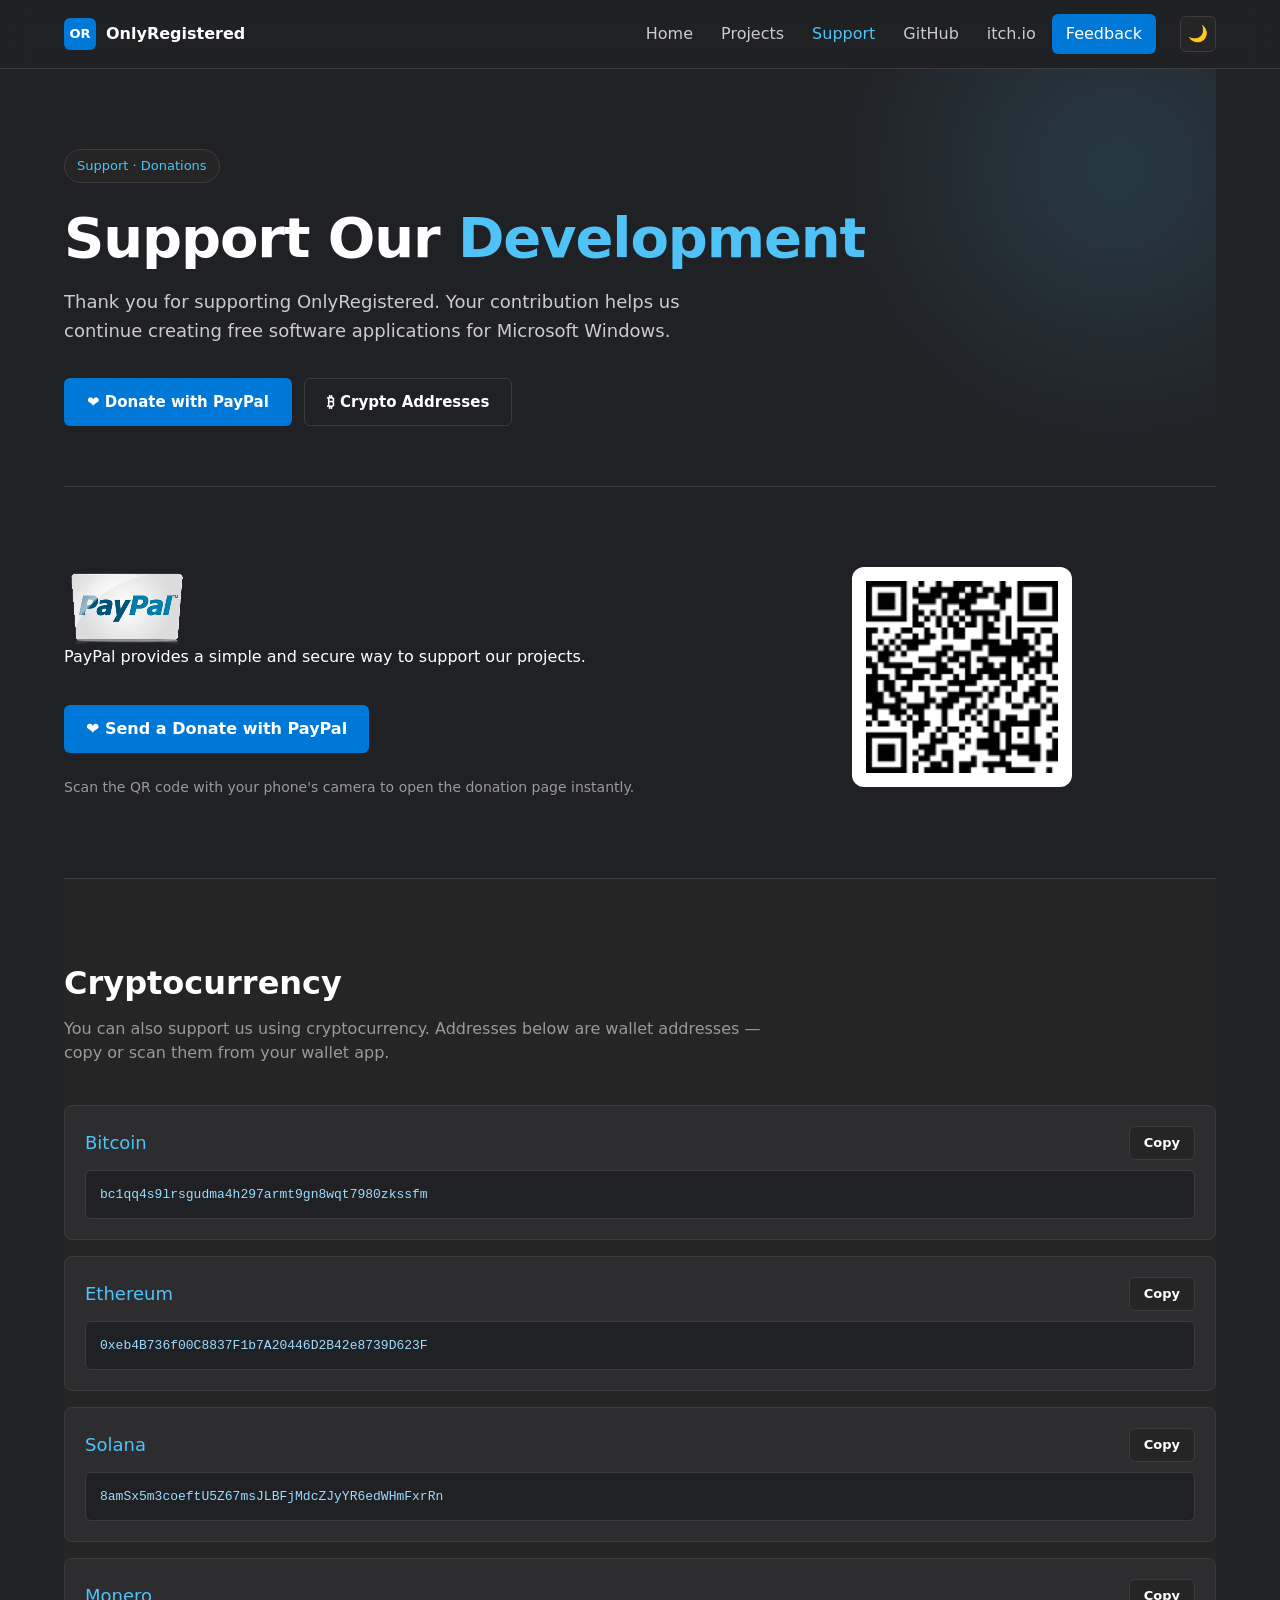
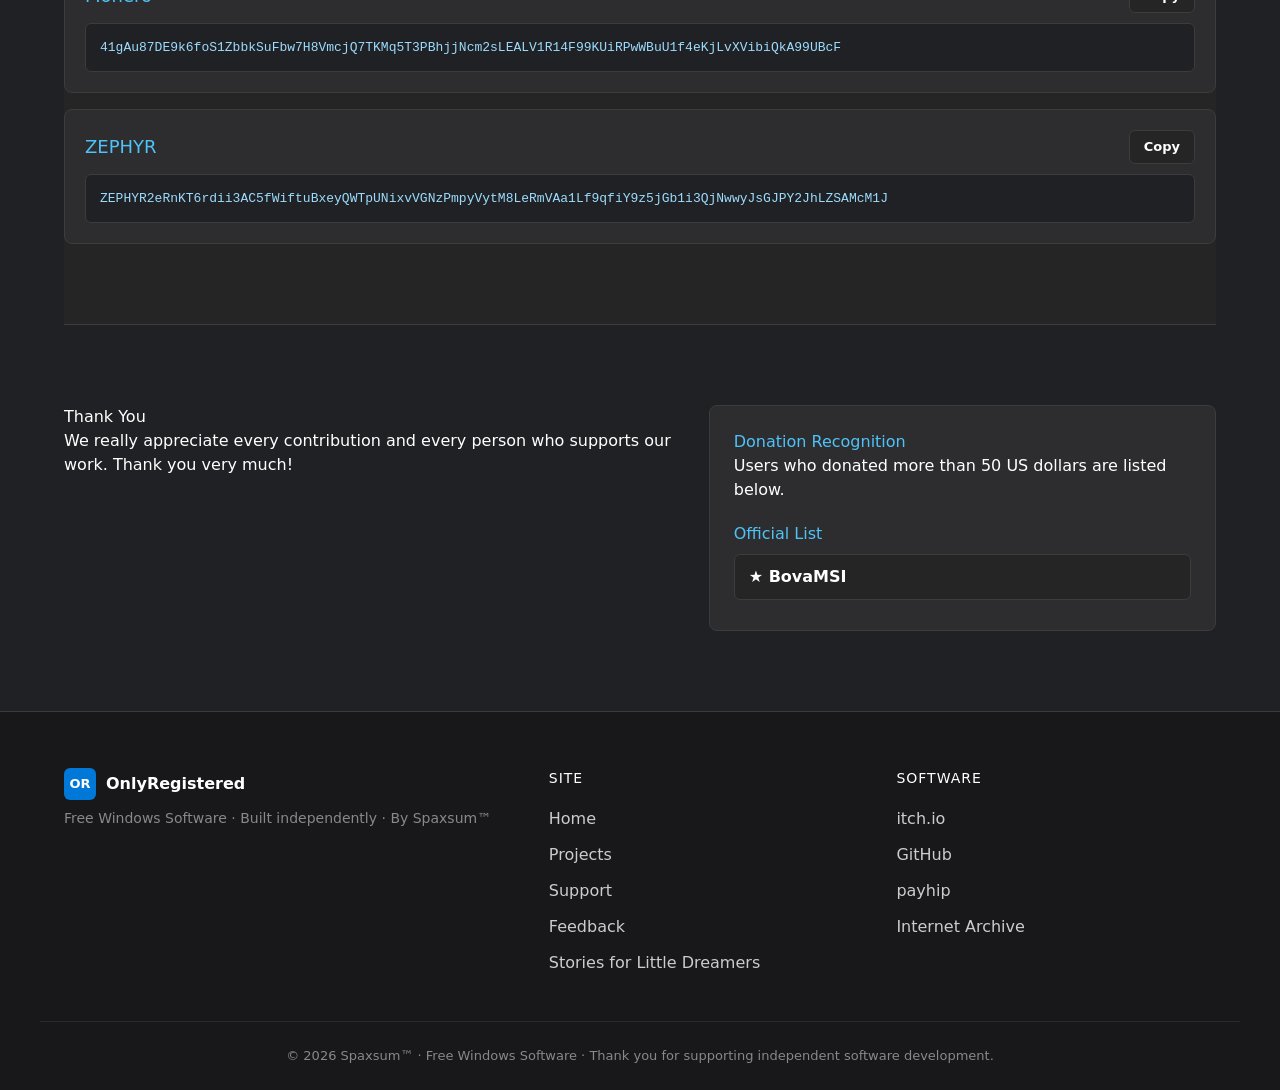
<file: support.html>
<!DOCTYPE html>
<html lang="en">
   
  <head>

    <meta charset="utf-8">
    <meta name="viewport" content="width=device-width, initial-scale=1">
    <meta name="referrer" content="same-origin">
    
    <title>Support Our Development — Spaxsum™</title>
    
    <meta name="description" content="Support OnlyRegistered software development through PayPal or Cryptocurrency donations. Every contribution helps us continue creating free Windows software.">
    
    <link rel="canonical" href="https://onlyregistered.github.io/appfeedback/support.html">
    
    <meta name="robots" content="index,follow">
    
    <link rel="preconnect" href="https://fonts.googleapis.com">
    <link rel="preconnect" href="https://fonts.gstatic.com" crossorigin>
    <link href="https://fonts.googleapis.com/css2?family=Inter:wght@400;500;600;700;800&display=swap" rel="stylesheet">
    <link rel="icon" href="https://onlyregistered.github.io/appfeedback/favicon.ico" type="image/ico">
    <link rel="icon" href="https://onlyregistered.github.io/appfeedback/assets/favicon-32.png" sizes="32x32" type="image/png">
    <link rel="apple-touch-icon" href="https://onlyregistered.github.io/appfeedback/assets/apple-touch-icon.png">
    <link rel="manifest" href="/site.webmanifest">
    
    <meta name="astro-view-transitions-enabled" content="true">
    <meta name="astro-view-transitions-fallback" content="animate">
   
<meta property="og:title" content="Support Our Development — Spaxsum™">
<meta property="og:description" content="Support OnlyRegistered software development through PayPal or Cryptocurrency donations.">
<meta property="og:image" content="https://onlyregistered.github.io/appfeedback/assets/preview.png">
<meta property="og:url" content="https://onlyregistered.github.io/appfeedback/support.html">
<meta property="og:type" content="website">

    <meta name="twitter:card"
          content="summary_large_image">

    <meta name="twitter:title"
          content="Support Our Development — Spaxsum™">

    <meta name="twitter:description"
          content="Support OnlyRegistered software development through PayPal or Cryptocurrency donations.">

    <meta name="twitter:image"
          content="https://onlyregistered.github.io/appfeedback/assets/preview.png">
    
    <script type="application/ld+json">
{
  "@context": "https://schema.org",
  "@graph": [
    {
  "@type": "WebPage",
  "@id": "https://onlyregistered.github.io/appfeedback/",
  "url": "https://onlyregistered.github.io/appfeedback/support.html",
  "name": "Support Our Development — Spaxsum™",
  "description": "Support OnlyRegistered software development through PayPal or Cryptocurrency donations. Every contribution helps us continue creating free Windows software.",
  "image": "https://onlyregistered.github.io/appfeedback/assets/preview.png",
  "dateModified": "2026-07-18T13:12:40.434Z"
}
  ]
}
</script>

<style>/*! tailwindcss v4.3.0 | MIT License | https://tailwindcss.com */@layer properties{@supports (((-webkit-hyphens:none)) and (not (margin-trim:inline))) or ((-moz-orient:inline) and (not (color:rgb(from red r g b)))){*,:before,:after,::backdrop{--tw-rotate-x:initial;--tw-rotate-y:initial;--tw-rotate-z:initial;--tw-skew-x:initial;--tw-skew-y:initial;--tw-space-y-reverse:0;--tw-border-style:solid;--tw-leading:initial;--tw-font-weight:initial;--tw-tracking:initial;--tw-shadow:0 0 #0000;--tw-shadow-color:initial;--tw-shadow-alpha:100%;--tw-inset-shadow:0 0 #0000;--tw-inset-shadow-color:initial;--tw-inset-shadow-alpha:100%;--tw-ring-color:initial;--tw-ring-shadow:0 0 #0000;--tw-inset-ring-color:initial;--tw-inset-ring-shadow:0 0 #0000;--tw-ring-inset:initial;--tw-ring-offset-width:0px;--tw-ring-offset-color:#fff;--tw-ring-offset-shadow:0 0 #0000;--tw-outline-style:solid;--tw-blur:initial;--tw-brightness:initial;--tw-contrast:initial;--tw-grayscale:initial;--tw-hue-rotate:initial;--tw-invert:initial;--tw-opacity:initial;--tw-saturate:initial;--tw-sepia:initial;--tw-drop-shadow:initial;--tw-drop-shadow-color:initial;--tw-drop-shadow-alpha:100%;--tw-drop-shadow-size:initial;--tw-backdrop-blur:initial;--tw-backdrop-brightness:initial;--tw-backdrop-contrast:initial;--tw-backdrop-grayscale:initial;--tw-backdrop-hue-rotate:initial;--tw-backdrop-invert:initial;--tw-backdrop-opacity:initial;--tw-backdrop-saturate:initial;--tw-backdrop-sepia:initial;--tw-animation-delay:0s;--tw-animation-direction:normal;--tw-animation-duration:initial;--tw-animation-fill-mode:none;--tw-animation-iteration-count:1;--tw-enter-blur:0;--tw-enter-opacity:1;--tw-enter-rotate:0;--tw-enter-scale:1;--tw-enter-translate-x:0;--tw-enter-translate-y:0;--tw-exit-blur:0;--tw-exit-opacity:1;--tw-exit-rotate:0;--tw-exit-scale:1;--tw-exit-translate-x:0;--tw-exit-translate-y:0}}}@layer theme{:root,:host{--font-sans:ui-sans-serif, system-ui, sans-serif, "Apple Color Emoji", "Segoe UI Emoji", "Segoe UI Symbol", "Noto Color Emoji";--font-mono:ui-monospace, SFMono-Regular, Menlo, Monaco, Consolas, "Liberation Mono", "Courier New", monospace;--spacing:.25rem;--container-sm:24rem;--container-md:28rem;--text-sm:.875rem;--text-sm--line-height:calc(1.25 / .875);--text-xl:1.25rem;--text-xl--line-height:calc(1.75 / 1.25);--text-2xl:1.5rem;--text-2xl--line-height:calc(2 / 1.5);--text-6xl:3.75rem;--text-6xl--line-height:1;--font-weight-medium:500;--font-weight-semibold:600;--font-weight-bold:700;--tracking-tight:-.025em;--animate-pulse:pulse 2s cubic-bezier(.4, 0, .6, 1) infinite;--default-transition-duration:.15s;--default-transition-timing-function:cubic-bezier(.4, 0, .2, 1);--default-font-family:var(--font-sans);--default-mono-font-family:var(--font-mono)}}@layer base{*,:after,:before,::backdrop{box-sizing:border-box;border:0 solid;margin:0;padding:0}::file-selector-button{box-sizing:border-box;border:0 solid;margin:0;padding:0}html,:host{-webkit-text-size-adjust:100%;tab-size:4;line-height:1.5;font-family:var(--default-font-family,ui-sans-serif, system-ui, sans-serif, "Apple Color Emoji", "Segoe UI Emoji", "Segoe UI Symbol", "Noto Color Emoji");font-feature-settings:var(--default-font-feature-settings,normal);font-variation-settings:var(--default-font-variation-settings,normal);-webkit-tap-highlight-color:transparent}hr{height:0;color:inherit;border-top-width:1px}abbr:where([title]){-webkit-text-decoration:underline dotted;text-decoration:underline dotted}h1,h2,h3,h4,h5,h6{font-size:inherit;font-weight:inherit}a{color:inherit;-webkit-text-decoration:inherit;text-decoration:inherit}b,strong{font-weight:bolder}code,kbd,samp,pre{font-family:var(--default-mono-font-family,ui-monospace, SFMono-Regular, Menlo, Monaco, Consolas, "Liberation Mono", "Courier New", monospace);font-feature-settings:var(--default-mono-font-feature-settings,normal);font-variation-settings:var(--default-mono-font-variation-settings,normal);font-size:1em}small{font-size:80%}sub,sup{vertical-align:baseline;font-size:75%;line-height:0;position:relative}sub{bottom:-.25em}sup{top:-.5em}table{text-indent:0;border-color:inherit;border-collapse:collapse}:-moz-focusring{outline:auto}progress{vertical-align:baseline}summary{display:list-item}ol,ul,menu{list-style:none}img,svg,video,canvas,audio,iframe,embed,object{vertical-align:middle;display:block}img,video{max-width:100%;height:auto}button,input,select,optgroup,textarea{font:inherit;font-feature-settings:inherit;font-variation-settings:inherit;letter-spacing:inherit;color:inherit;opacity:1;background-color:#0000;border-radius:0}::file-selector-button{font:inherit;font-feature-settings:inherit;font-variation-settings:inherit;letter-spacing:inherit;color:inherit;opacity:1;background-color:#0000;border-radius:0}:where(select:is([multiple],[size])) optgroup{font-weight:bolder}:where(select:is([multiple],[size])) optgroup option{padding-inline-start:20px}::file-selector-button{margin-inline-end:4px}::placeholder{opacity:1}@supports (not ((-webkit-appearance:-apple-pay-button))) or (contain-intrinsic-size:1px){::placeholder{color:currentColor}@supports (color:color-mix(in lab,red,red)){::placeholder{color:color-mix(in oklab,currentcolor 50%,transparent)}}}textarea{resize:vertical}::-webkit-search-decoration{-webkit-appearance:none}::-webkit-date-and-time-value{min-height:1lh;text-align:inherit}::-webkit-datetime-edit{display:inline-flex}::-webkit-datetime-edit-fields-wrapper{padding:0}::-webkit-datetime-edit{padding-block:0}::-webkit-datetime-edit-year-field{padding-block:0}::-webkit-datetime-edit-month-field{padding-block:0}::-webkit-datetime-edit-day-field{padding-block:0}::-webkit-datetime-edit-hour-field{padding-block:0}::-webkit-datetime-edit-minute-field{padding-block:0}::-webkit-datetime-edit-second-field{padding-block:0}::-webkit-datetime-edit-millisecond-field{padding-block:0}::-webkit-datetime-edit-meridiem-field{padding-block:0}::-webkit-calendar-picker-indicator{line-height:1}:-moz-ui-invalid{box-shadow:none}button,input:where([type=button],[type=reset],[type=submit]){appearance:button}::file-selector-button{appearance:button}::-webkit-inner-spin-button{height:auto}::-webkit-outer-spin-button{height:auto}[hidden]:where(:not([hidden=until-found])){display:none!important}*{border-color:var(--border)}body{background-color:var(--background);color:var(--foreground)}}@layer components;@layer utilities{.invisible{visibility:hidden}.visible{visibility:visible}.absolute{position:absolute}.fixed{position:fixed}.relative{position:relative}.static{position:static}.sticky{position:sticky}.top-3{top:calc(var(--spacing) * 3)}.right-3{right:calc(var(--spacing) * 3)}.left-\[-9999px\]{left:-9999px}.\!container{width:100%!important}@media(min-width:40rem){.\!container{max-width:40rem!important}}@media(min-width:48rem){.\!container{max-width:48rem!important}}@media(min-width:64rem){.\!container{max-width:64rem!important}}@media(min-width:80rem){.\!container{max-width:80rem!important}}@media(min-width:96rem){.\!container{max-width:96rem!important}}.container{width:100%}@media(min-width:40rem){.container{max-width:40rem}}@media(min-width:48rem){.container{max-width:48rem}}@media(min-width:64rem){.container{max-width:64rem}}@media(min-width:80rem){.container{max-width:80rem}}@media(min-width:96rem){.container{max-width:96rem}}.block{display:block}.contents{display:contents}.flex{display:flex}.grid{display:grid}.hidden{display:none}.inline{display:inline}.inline-flex{display:inline-flex}.table{display:table}.h-0{height:calc(var(--spacing) * 0)}.h-4{height:calc(var(--spacing) * 4)}.h-8{height:calc(var(--spacing) * 8)}.h-9{height:calc(var(--spacing) * 9)}.h-10{height:calc(var(--spacing) * 10)}.h-11{height:calc(var(--spacing) * 11)}.h-24{height:calc(var(--spacing) * 24)}.min-h-dvh{min-height:100dvh}.min-h-screen{min-height:100vh}.w-0{width:calc(var(--spacing) * 0)}.w-4{width:calc(var(--spacing) * 4)}.w-8{width:calc(var(--spacing) * 8)}.w-10{width:calc(var(--spacing) * 10)}.w-24{width:calc(var(--spacing) * 24)}.w-full{width:100%}.max-w-md{max-width:var(--container-md)}.max-w-sm{max-width:var(--container-sm)}.shrink{flex-shrink:1}.transform{transform:var(--tw-rotate-x,) var(--tw-rotate-y,) var(--tw-rotate-z,) var(--tw-skew-x,) var(--tw-skew-y,)}.animate-in{animation:enter var(--tw-animation-duration,var(--tw-duration,.15s))var(--tw-ease,ease)var(--tw-animation-delay,0s)var(--tw-animation-iteration-count,1)var(--tw-animation-direction,normal)var(--tw-animation-fill-mode,none)}.animate-pulse{animation:var(--animate-pulse)}.resize{resize:both}.flex-col{flex-direction:column}.flex-wrap{flex-wrap:wrap}.items-center{align-items:center}.items-end{align-items:flex-end}.justify-center{justify-content:center}.gap-1\.5{gap:calc(var(--spacing) * 1.5)}.gap-2{gap:calc(var(--spacing) * 2)}.gap-3{gap:calc(var(--spacing) * 3)}.gap-4{gap:calc(var(--spacing) * 4)}.gap-6{gap:calc(var(--spacing) * 6)}:where(.space-y-1>:not(:last-child)){--tw-space-y-reverse:0;margin-block-start:calc(calc(var(--spacing) * 1) * var(--tw-space-y-reverse));margin-block-end:calc(calc(var(--spacing) * 1) * calc(1 - var(--tw-space-y-reverse)))}:where(.space-y-1\.5>:not(:last-child)){--tw-space-y-reverse:0;margin-block-start:calc(calc(var(--spacing) * 1.5) * var(--tw-space-y-reverse));margin-block-end:calc(calc(var(--spacing) * 1.5) * calc(1 - var(--tw-space-y-reverse)))}:where(.space-y-4>:not(:last-child)){--tw-space-y-reverse:0;margin-block-start:calc(calc(var(--spacing) * 4) * var(--tw-space-y-reverse));margin-block-end:calc(calc(var(--spacing) * 4) * calc(1 - var(--tw-space-y-reverse)))}:where(.space-y-5>:not(:last-child)){--tw-space-y-reverse:0;margin-block-start:calc(calc(var(--spacing) * 5) * var(--tw-space-y-reverse));margin-block-end:calc(calc(var(--spacing) * 5) * calc(1 - var(--tw-space-y-reverse)))}.rounded-full{border-radius:3.40282e38px}.rounded-lg{border-radius:var(--radius)}.rounded-md{border-radius:calc(var(--radius) - 2px)}.rounded-xl{border-radius:calc(var(--radius) + 4px)}.border{border-style:var(--tw-border-style);border-width:1px}.border-border{border-color:var(--border)}.border-destructive\/30{border-color:var(--destructive)}@supports (color:color-mix(in lab,red,red)){.border-destructive\/30{border-color:color-mix(in oklab,var(--destructive) 30%,transparent)}}.border-green-200{border-color:var(--secondary)}.border-input{border-color:var(--input)}.border-neutral-300{border-color:var(--border)}.bg-background{background-color:var(--background)}.bg-card{background-color:var(--card)}.bg-destructive,.bg-destructive\/10{background-color:var(--destructive)}@supports (color:color-mix(in lab,red,red)){.bg-destructive\/10{background-color:color-mix(in oklab,var(--destructive) 10%,transparent)}}.bg-foreground{background-color:var(--foreground)}.bg-green-50,.bg-muted{background-color:var(--muted)}.bg-neutral-900{background-color:var(--foreground)}.bg-primary{background-color:var(--primary)}.bg-secondary{background-color:var(--secondary)}.p-6{padding:calc(var(--spacing) * 6)}.p-7{padding:calc(var(--spacing) * 7)}.px-3{padding-inline:calc(var(--spacing) * 3)}.px-4{padding-inline:calc(var(--spacing) * 4)}.px-6{padding-inline:calc(var(--spacing) * 6)}.px-8{padding-inline:calc(var(--spacing) * 8)}.py-2{padding-block:calc(var(--spacing) * 2)}.py-3{padding-block:calc(var(--spacing) * 3)}.pt-0{padding-top:calc(var(--spacing) * 0)}.text-center{text-align:center}.text-2xl{font-size:var(--text-2xl);line-height:var(--tw-leading,var(--text-2xl--line-height))}.text-6xl{font-size:var(--text-6xl);line-height:var(--tw-leading,var(--text-6xl--line-height))}.text-sm{font-size:var(--text-sm);line-height:var(--tw-leading,var(--text-sm--line-height))}.text-xl{font-size:var(--text-xl);line-height:var(--tw-leading,var(--text-xl--line-height))}.leading-none{--tw-leading:1;line-height:1}.font-bold{--tw-font-weight:var(--font-weight-bold);font-weight:var(--font-weight-bold)}.font-medium{--tw-font-weight:var(--font-weight-medium);font-weight:var(--font-weight-medium)}.font-semibold{--tw-font-weight:var(--font-weight-semibold);font-weight:var(--font-weight-semibold)}.tracking-tight{--tw-tracking:var(--tracking-tight);letter-spacing:var(--tracking-tight)}.whitespace-nowrap{white-space:nowrap}.text-background{color:var(--background)}.text-card-foreground{color:var(--card-foreground)}.text-destructive{color:var(--destructive)}.text-destructive-foreground{color:var(--destructive-foreground)}.text-foreground,.text-foreground\/60{color:var(--foreground)}@supports (color:color-mix(in lab,red,red)){.text-foreground\/60{color:color-mix(in oklab,var(--foreground) 60%,transparent)}}.text-foreground\/80{color:var(--foreground)}@supports (color:color-mix(in lab,red,red)){.text-foreground\/80{color:color-mix(in oklab,var(--foreground) 80%,transparent)}}.text-green-800{color:var(--primary)}.text-muted-foreground,.text-neutral-600{color:var(--muted-foreground)}.text-primary{color:var(--primary)}.text-primary-foreground{color:var(--primary-foreground)}.text-red-500,.text-red-600{color:var(--destructive)}.text-secondary-foreground{color:var(--secondary-foreground)}.text-white{color:var(--foreground)}.lowercase{text-transform:lowercase}.uppercase{text-transform:uppercase}.italic{font-style:italic}.underline-offset-4{text-underline-offset:4px}.antialiased{-webkit-font-smoothing:antialiased;-moz-osx-font-smoothing:grayscale}.opacity-0{opacity:0}.shadow-sm{--tw-shadow:0 1px 3px 0 var(--tw-shadow-color,#0000001a), 0 1px 2px -1px var(--tw-shadow-color,#0000001a);box-shadow:var(--tw-inset-shadow),var(--tw-inset-ring-shadow),var(--tw-ring-offset-shadow),var(--tw-ring-shadow),var(--tw-shadow)}.shadow-xl{--tw-shadow:0 20px 25px -5px var(--tw-shadow-color,#0000001a), 0 8px 10px -6px var(--tw-shadow-color,#0000001a);box-shadow:var(--tw-inset-shadow),var(--tw-inset-ring-shadow),var(--tw-ring-offset-shadow),var(--tw-ring-shadow),var(--tw-shadow)}.ring-offset-background{--tw-ring-offset-color:var(--background)}.outline{outline-style:var(--tw-outline-style);outline-width:1px}.blur{--tw-blur:blur(8px);filter:var(--tw-blur,) var(--tw-brightness,) var(--tw-contrast,) var(--tw-grayscale,) var(--tw-hue-rotate,) var(--tw-invert,) var(--tw-saturate,) var(--tw-sepia,) var(--tw-drop-shadow,)}.filter{filter:var(--tw-blur,) var(--tw-brightness,) var(--tw-contrast,) var(--tw-grayscale,) var(--tw-hue-rotate,) var(--tw-invert,) var(--tw-saturate,) var(--tw-sepia,) var(--tw-drop-shadow,)}.backdrop-filter{-webkit-backdrop-filter:var(--tw-backdrop-blur,) var(--tw-backdrop-brightness,) var(--tw-backdrop-contrast,) var(--tw-backdrop-grayscale,) var(--tw-backdrop-hue-rotate,) var(--tw-backdrop-invert,) var(--tw-backdrop-opacity,) var(--tw-backdrop-saturate,) var(--tw-backdrop-sepia,);backdrop-filter:var(--tw-backdrop-blur,) var(--tw-backdrop-brightness,) var(--tw-backdrop-contrast,) var(--tw-backdrop-grayscale,) var(--tw-backdrop-hue-rotate,) var(--tw-backdrop-invert,) var(--tw-backdrop-opacity,) var(--tw-backdrop-saturate,) var(--tw-backdrop-sepia,)}.transition{transition-property:color,background-color,border-color,outline-color,text-decoration-color,fill,stroke,--tw-gradient-from,--tw-gradient-via,--tw-gradient-to,opacity,box-shadow,transform,translate,scale,rotate,filter,-webkit-backdrop-filter,backdrop-filter,display,content-visibility,overlay,pointer-events;transition-timing-function:var(--tw-ease,var(--default-transition-timing-function));transition-duration:var(--tw-duration,var(--default-transition-duration))}.transition-colors{transition-property:color,background-color,border-color,outline-color,text-decoration-color,fill,stroke,--tw-gradient-from,--tw-gradient-via,--tw-gradient-to;transition-timing-function:var(--tw-ease,var(--default-transition-timing-function));transition-duration:var(--tw-duration,var(--default-transition-duration))}.transition-opacity{transition-property:opacity;transition-timing-function:var(--tw-ease,var(--default-transition-timing-function));transition-duration:var(--tw-duration,var(--default-transition-duration))}.outline-none{--tw-outline-style:none;outline-style:none}.paused{animation-play-state:paused}.running{animation-play-state:running}.file\:border-0::file-selector-button{border-style:var(--tw-border-style);border-width:0}.file\:bg-transparent::file-selector-button{background-color:#0000}.file\:text-sm::file-selector-button{font-size:var(--text-sm);line-height:var(--tw-leading,var(--text-sm--line-height))}.file\:font-medium::file-selector-button{--tw-font-weight:var(--font-weight-medium);font-weight:var(--font-weight-medium)}.placeholder\:text-muted-foreground::placeholder{color:var(--muted-foreground)}@media(hover:hover){.hover\:bg-accent:hover{background-color:var(--accent)}.hover\:bg-destructive\/90:hover{background-color:var(--destructive)}@supports (color:color-mix(in lab,red,red)){.hover\:bg-destructive\/90:hover{background-color:color-mix(in oklab,var(--destructive) 90%,transparent)}}.hover\:bg-muted:hover{background-color:var(--muted)}.hover\:bg-primary\/90:hover{background-color:var(--primary)}@supports (color:color-mix(in lab,red,red)){.hover\:bg-primary\/90:hover{background-color:color-mix(in oklab,var(--primary) 90%,transparent)}}.hover\:bg-secondary\/80:hover{background-color:var(--secondary)}@supports (color:color-mix(in lab,red,red)){.hover\:bg-secondary\/80:hover{background-color:color-mix(in oklab,var(--secondary) 80%,transparent)}}.hover\:text-accent-foreground:hover{color:var(--accent-foreground)}.hover\:text-foreground:hover{color:var(--foreground)}.hover\:underline:hover{text-decoration-line:underline}.hover\:opacity-90:hover{opacity:.9}}.focus\:border-neutral-900:focus{border-color:var(--foreground)}.focus-visible\:ring-2:focus-visible{--tw-ring-shadow:var(--tw-ring-inset,) 0 0 0 calc(2px + var(--tw-ring-offset-width)) var(--tw-ring-color,currentcolor);box-shadow:var(--tw-inset-shadow),var(--tw-inset-ring-shadow),var(--tw-ring-offset-shadow),var(--tw-ring-shadow),var(--tw-shadow)}.focus-visible\:ring-ring:focus-visible{--tw-ring-color:var(--ring)}.focus-visible\:ring-offset-2:focus-visible{--tw-ring-offset-width:2px;--tw-ring-offset-shadow:var(--tw-ring-inset,) 0 0 0 var(--tw-ring-offset-width) var(--tw-ring-offset-color)}.focus-visible\:outline-none:focus-visible{--tw-outline-style:none;outline-style:none}.disabled\:pointer-events-none:disabled{pointer-events:none}.disabled\:cursor-not-allowed:disabled{cursor:not-allowed}.disabled\:opacity-50:disabled{opacity:.5}@media(min-width:40rem){.sm\:inline{display:inline}}@media(min-width:48rem){.md\:hidden{display:none}}@media(min-width:64rem){.lg\:hidden{display:none}}.\[\&_svg\]\:size-4 svg{width:calc(var(--spacing) * 4);height:calc(var(--spacing) * 4)}.\[\&_svg\]\:shrink-0 svg{flex-shrink:0}}@property --tw-animation-delay{syntax:"*";inherits:false;initial-value:0s}@property --tw-animation-direction{syntax:"*";inherits:false;initial-value:normal}@property --tw-animation-duration{syntax:"*";inherits:false}@property --tw-animation-fill-mode{syntax:"*";inherits:false;initial-value:none}@property --tw-animation-iteration-count{syntax:"*";inherits:false;initial-value:1}@property --tw-enter-blur{syntax:"*";inherits:false;initial-value:0}@property --tw-enter-opacity{syntax:"*";inherits:false;initial-value:1}@property --tw-enter-rotate{syntax:"*";inherits:false;initial-value:0}@property --tw-enter-scale{syntax:"*";inherits:false;initial-value:1}@property --tw-enter-translate-x{syntax:"*";inherits:false;initial-value:0}@property --tw-enter-translate-y{syntax:"*";inherits:false;initial-value:0}@property --tw-exit-blur{syntax:"*";inherits:false;initial-value:0}@property --tw-exit-opacity{syntax:"*";inherits:false;initial-value:1}@property --tw-exit-rotate{syntax:"*";inherits:false;initial-value:0}@property --tw-exit-scale{syntax:"*";inherits:false;initial-value:1}@property --tw-exit-translate-x{syntax:"*";inherits:false;initial-value:0}@property --tw-exit-translate-y{syntax:"*";inherits:false;initial-value:0}:root{--radius:.625rem;--background:#190f12;--foreground:#f3e8e3;--card:#26171b;--card-foreground:#f3e8e3;--popover:#26171b;--popover-foreground:#f3e8e3;--primary:#b0435a;--primary-foreground:#fff;--secondary:#362027;--secondary-foreground:#f3e8e3;--muted:#362027;--muted-foreground:#b19a91;--accent:#d9a65a;--accent-foreground:#0b0b0f;--border:#462a32;--input:#462a32;--ring:#b0435a;--destructive:#e5484d;--destructive-foreground:#fff;--chart-1:#b0435a;--chart-2:#d9a65a;--chart-3:#b06643;--chart-4:#d96b5a;--chart-5:#b043a3;--sidebar:#130b0d;--sidebar-foreground:#f3e8e3;--sidebar-primary:#b0435a;--sidebar-primary-foreground:#fff;--sidebar-accent:#362027;--sidebar-accent-foreground:#f3e8e3;--sidebar-border:#3f262e;--sidebar-ring:#b0435a;--brand:#b0435a;--brand-dark:#843243;--accent-color:#d9a65a}.dark{--background:oklch(14.5% 0 0);--foreground:oklch(98.5% 0 0);--card:oklch(20.5% 0 0);--card-foreground:oklch(98.5% 0 0);--popover:oklch(20.5% 0 0);--popover-foreground:oklch(98.5% 0 0);--primary:oklch(92.2% 0 0);--primary-foreground:oklch(20.5% 0 0);--secondary:oklch(26.9% 0 0);--secondary-foreground:oklch(98.5% 0 0);--muted:oklch(26.9% 0 0);--muted-foreground:oklch(70.8% 0 0);--accent:oklch(26.9% 0 0);--accent-foreground:oklch(98.5% 0 0);--destructive:oklch(70.4% .191 22.216);--destructive-foreground:oklch(98.5% 0 0);--border:oklch(100% 0 0/.1);--input:oklch(100% 0 0/.15);--ring:oklch(55.6% 0 0);--chart-1:oklch(48.8% .243 264.376);--chart-2:oklch(69.6% .17 162.48);--chart-3:oklch(76.9% .188 70.08);--chart-4:oklch(62.7% .265 303.9);--chart-5:oklch(64.5% .246 16.439);--sidebar:oklch(20.5% 0 0);--sidebar-foreground:oklch(98.5% 0 0);--sidebar-primary:oklch(48.8% .243 264.376);--sidebar-primary-foreground:oklch(98.5% 0 0);--sidebar-accent:oklch(26.9% 0 0);--sidebar-accent-foreground:oklch(98.5% 0 0);--sidebar-border:oklch(100% 0 0/.1);--sidebar-ring:oklch(55.6% 0 0)}:where(div,a,figure,article):not(.absolute):not(.fixed):not(.sticky):has(>img[class*=object-cover][class*=absolute]){position:relative}:where(div,a,figure,article):not(.absolute):not(.fixed):not(.sticky):has(>img[class*=object-cover][class*=absolute]):after{content:"";pointer-events:none;background:linear-gradient(#0000001a,#0000002e 45%,#00000094);position:absolute;inset:0}[class*=animate-]{animation-fill-mode:both}@media(prefers-reduced-motion:reduce){[class*=animate-]{opacity:1!important;animation:none!important;transform:none!important}}@property --tw-rotate-x{syntax:"*";inherits:false}@property --tw-rotate-y{syntax:"*";inherits:false}@property --tw-rotate-z{syntax:"*";inherits:false}@property --tw-skew-x{syntax:"*";inherits:false}@property --tw-skew-y{syntax:"*";inherits:false}@property --tw-space-y-reverse{syntax:"*";inherits:false;initial-value:0}@property --tw-border-style{syntax:"*";inherits:false;initial-value:solid}@property --tw-leading{syntax:"*";inherits:false}@property --tw-font-weight{syntax:"*";inherits:false}@property --tw-tracking{syntax:"*";inherits:false}@property --tw-shadow{syntax:"*";inherits:false;initial-value:0 0 #0000}@property --tw-shadow-color{syntax:"*";inherits:false}@property --tw-shadow-alpha{syntax:"<percentage>";inherits:false;initial-value:100%}@property --tw-inset-shadow{syntax:"*";inherits:false;initial-value:0 0 #0000}@property --tw-inset-shadow-color{syntax:"*";inherits:false}@property --tw-inset-shadow-alpha{syntax:"<percentage>";inherits:false;initial-value:100%}@property --tw-ring-color{syntax:"*";inherits:false}@property --tw-ring-shadow{syntax:"*";inherits:false;initial-value:0 0 #0000}@property --tw-inset-ring-color{syntax:"*";inherits:false}@property --tw-inset-ring-shadow{syntax:"*";inherits:false;initial-value:0 0 #0000}@property --tw-ring-inset{syntax:"*";inherits:false}@property --tw-ring-offset-width{syntax:"<length>";inherits:false;initial-value:0}@property --tw-ring-offset-color{syntax:"*";inherits:false;initial-value:#fff}@property --tw-ring-offset-shadow{syntax:"*";inherits:false;initial-value:0 0 #0000}@property --tw-outline-style{syntax:"*";inherits:false;initial-value:solid}@property --tw-blur{syntax:"*";inherits:false}@property --tw-brightness{syntax:"*";inherits:false}@property --tw-contrast{syntax:"*";inherits:false}@property --tw-grayscale{syntax:"*";inherits:false}@property --tw-hue-rotate{syntax:"*";inherits:false}@property --tw-invert{syntax:"*";inherits:false}@property --tw-opacity{syntax:"*";inherits:false}@property --tw-saturate{syntax:"*";inherits:false}@property --tw-sepia{syntax:"*";inherits:false}@property --tw-drop-shadow{syntax:"*";inherits:false}@property --tw-drop-shadow-color{syntax:"*";inherits:false}@property --tw-drop-shadow-alpha{syntax:"<percentage>";inherits:false;initial-value:100%}@property --tw-drop-shadow-size{syntax:"*";inherits:false}@property --tw-backdrop-blur{syntax:"*";inherits:false}@property --tw-backdrop-brightness{syntax:"*";inherits:false}@property --tw-backdrop-contrast{syntax:"*";inherits:false}@property --tw-backdrop-grayscale{syntax:"*";inherits:false}@property --tw-backdrop-hue-rotate{syntax:"*";inherits:false}@property --tw-backdrop-invert{syntax:"*";inherits:false}@property --tw-backdrop-opacity{syntax:"*";inherits:false}@property --tw-backdrop-saturate{syntax:"*";inherits:false}@property --tw-backdrop-sepia{syntax:"*";inherits:false}@keyframes pulse{50%{opacity:.5}}@keyframes enter{0%{opacity:var(--tw-enter-opacity,1);transform:translate3d(var(--tw-enter-translate-x,0),var(--tw-enter-translate-y,0),0)scale3d(var(--tw-enter-scale,1),var(--tw-enter-scale,1),var(--tw-enter-scale,1))rotate(var(--tw-enter-rotate,0));filter:blur(var(--tw-enter-blur,0))}}.astro-route-announcer{position:absolute;left:0;top:0;clip:rect(0 0 0 0);clip-path:inset(50%);overflow:hidden;white-space:nowrap;width:1px;height:1px}body{font-family:Inter,ui-sans-serif,system-ui,-apple-system,BlinkMacSystemFont,Segoe UI,sans-serif}h1,h2,h3,h4,h5,h6,:is(h1,h2,h3,h4,h5,h6) *{font-style:normal!important}section[class*=min-h-screen][class*=items-end],section[class*=min-h-dvh][class*=items-end]{align-items:center!important}body>main>section:first-child[class*=min-h-screen],body>section:first-of-type[class*=min-h-screen],main>section:first-of-type[class*=min-h-screen]{min-height:clamp(34rem,82vh,60rem)!important}
  </style>
<style>:root{--or-bg:#202124;--or-surface:#252526;--or-surface-2:#2d2d30;--or-border:#3c3c3c;--or-text:#fff;--or-text-dim:#ccc;--or-text-muted:#9a9a9a;--or-accent:#4fc3f7;--or-accent-strong:#0078d7;--or-accent-hover:#1590f0;--or-radius:8px}:root[data-theme=light]{--or-bg:#f3f3f3;--or-surface:#fff;--or-surface-2:#fafafa;--or-border:#e0e0e0;--or-text:#1f1f1f;--or-text-dim:#444;--or-text-muted:#6a6a6a}html{scroll-behavior:smooth}body{font-family:Segoe UI,Segoe UI Variable,system-ui,-apple-system,Arial,sans-serif;background:var(--or-bg);color:var(--or-text);margin:0;-webkit-font-smoothing:antialiased}a{color:var(--or-accent);text-decoration:none}.topbar{position:sticky;top:0;z-index:50;background:#202124d9;backdrop-filter:blur(12px);border-bottom:1px solid var(--or-border)}:root[data-theme=light] .topbar{background:#ffffffd9}.topbar-inner{max-width:1200px;margin:0 auto;padding:14px 24px;display:flex;align-items:center;gap:24px}.brand{display:flex;align-items:center;gap:10px;color:var(--or-text)!important;font-weight:600}.brand-mark{display:inline-flex;align-items:center;justify-content:center;width:32px;height:32px;background:var(--or-accent-strong);color:#fff;border-radius:6px;font-weight:700;font-size:13px}.brand-text{font-size:16px}.nav{display:flex;align-items:center;gap:4px;margin-left:auto;flex-wrap:wrap}.nav a{color:var(--or-text-dim)!important;font-weight:500;padding:8px 12px;border-radius:6px}.nav a:hover{background:var(--or-surface);color:var(--or-text)!important;text-decoration:none}.nav a.active{color:var(--or-accent)!important}.nav .nav-cta{background:var(--or-accent-strong);color:#fff!important;padding:8px 14px;border-radius:6px}.nav .nav-cta:hover{background:var(--or-accent-hover)}.theme-toggle{width:36px;height:36px;border-radius:6px;border:1px solid var(--or-border);background:var(--or-surface);color:var(--or-text);cursor:pointer;display:inline-flex;align-items:center;justify-content:center}main{max-width:1200px;margin:0 auto;padding:0 24px}.hero{position:relative;overflow:hidden;padding:80px 0 60px;border-bottom:1px solid var(--or-border)}.hero-inner{max-width:820px;position:relative;z-index:1}.hero-badge{display:inline-block;padding:6px 12px;border:1px solid var(--or-border);border-radius:999px;color:var(--or-accent);font-size:13px;font-weight:500;margin-bottom:24px;background:var(--or-surface)}.hero h1{font-size:clamp(36px,6vw,56px);font-weight:700;line-height:1.1;letter-spacing:-.02em;margin:0 0 20px}.accent{color:var(--or-accent)}.hero-sub{font-size:18px;line-height:1.6;color:var(--or-text-dim);max-width:680px;margin:0 0 32px}.hero-cta{display:flex;gap:12px;flex-wrap:wrap}.hero-glow{position:absolute;top:-200px;right:-200px;width:600px;height:600px;border-radius:50%;background:radial-gradient(circle,rgba(79,195,247,.15),transparent 70%);pointer-events:none}.btn{display:inline-flex;align-items:center;justify-content:center;gap:6px;padding:12px 22px;border-radius:6px;font-weight:600;font-size:15px;cursor:pointer;transition:background .15s,transform .15s,border-color .15s;border:1px solid transparent}.btn:hover{text-decoration:none;transform:translateY(-1px)}.btn-primary{background:var(--or-accent-strong);color:#fff!important}.btn-primary:hover{background:var(--or-accent-hover)}.btn-ghost{background:transparent;color:var(--or-text)!important;border-color:var(--or-border)}.btn-ghost:hover{background:var(--or-surface);border-color:var(--or-accent)}.section{padding:80px 0}.section-alt{background:var(--or-surface);border-top:1px solid var(--or-border);border-bottom:1px solid var(--or-border)}.section-head{max-width:720px;margin-bottom:40px}.section-head h2{font-size:32px;font-weight:700;margin:0 0 10px;color:var(--or-text)}.section-head p{color:var(--or-text-muted);margin:0;font-size:16px}.grid-2{display:grid;grid-template-columns:1.2fr 1fr;gap:36px;align-items:start}@media(max-width:800px){.grid-2{grid-template-columns:1fr}}.paypal-link{display:inline-block;background:var(--or-accent-strong);color:#fff!important;padding:12px 22px;border-radius:6px;margin-top:12px;font-weight:600}.paypal-link:hover{background:var(--or-accent-hover);text-decoration:none}.qr-wrap{display:flex;justify-content:center;align-items:center}.qr{width:220px;background:#fff;padding:14px;border-radius:12px}.crypto-list{display:grid;gap:16px}.crypto-card{background:var(--or-surface-2);border:1px solid var(--or-border);border-radius:var(--or-radius);padding:20px}.crypto-head{display:flex;align-items:center;justify-content:space-between;margin-bottom:10px}.crypto-head h3{margin:0;color:var(--or-accent);font-size:18px}.copy-btn{background:var(--or-surface);color:var(--or-text);border:1px solid var(--or-border);padding:6px 14px;border-radius:6px;font-weight:600;cursor:pointer;font-size:13px;font-family:inherit}.copy-btn:hover{border-color:var(--or-accent);color:var(--or-accent)}.address{display:block;word-break:break-all;background:var(--or-bg);color:#9cdcfe;border:1px solid var(--or-border);padding:14px;border-radius:6px;font-family:Consolas,Courier New,monospace;font-size:13px;line-height:1.5}.info-panel{background:var(--or-surface-2);border:1px solid var(--or-border);border-radius:var(--or-radius);padding:24px}.info-panel h3{margin-top:0;color:var(--or-accent)}.donor-list{list-style:none;padding:0;margin:8px 0 0}.donor-list li{padding:10px 14px;background:var(--or-surface);border:1px solid var(--or-border);border-radius:6px;color:var(--or-text);font-weight:600;margin-bottom:6px}.footer{background:#18181a;color:#aaa;padding:56px 0 24px;border-top:1px solid var(--or-border)}.footer-inner{max-width:1200px;margin:0 auto;padding:0 24px;display:grid;grid-template-columns:1fr 1.5fr;gap:40px}@media(max-width:700px){.footer-inner{grid-template-columns:1fr}}.footer .brand{margin-bottom:8px}.footer-tag{color:#888;font-size:14px;margin:0}.footer-cols{display:grid;grid-template-columns:1fr 1fr;gap:28px}.footer-cols h4{color:#fff;margin:0 0 12px;font-size:14px;text-transform:uppercase;letter-spacing:1px}.footer-cols a{display:block;color:#ccc!important;padding:6px 0;font-weight:400}.footer-cols a:hover{color:var(--or-accent)!important;text-decoration:none}.footer-bottom{max-width:1200px;margin:40px auto 0;padding:24px 24px 0;border-top:1px solid #2a2a2a;text-align:center;color:#888;font-size:13px}.to-top{position:fixed;right:22px;bottom:22px;width:44px;height:44px;border-radius:50%;background:var(--or-accent-strong);color:#fff;border:none;cursor:pointer;font-size:20px;box-shadow:0 6px 20px #0006;opacity:0;pointer-events:none;transform:translateY(20px);transition:opacity .2s,transform .2s,background .15s;z-index:60}.to-top.show{opacity:1;pointer-events:auto;transform:translateY(0)}.to-top:hover{background:var(--or-accent-hover)}[data-reveal]{opacity:0;transform:translateY(20px);transition:opacity .7s ease,transform .7s ease}[data-reveal].visible{opacity:1;transform:none}
  </style>
</head>

<body class="min-h-screen bg-background text-foreground antialiased">  
  <header class="topbar"> 
      <div class="topbar-inner"> 
            <a href="/" class="brand"> 
    <span class="brand-mark">OR</span> 
    <span class="brand-text">OnlyRegistered</span> 
  </a> 
  
    <nav class="nav" aria-label="Primary"> <a href="https://onlyregistered.github.io/appfeedback/">Home</a> 
      <a href="https://onlyregistered.github.io/appfeedback/projects.html">Projects</a> 
      <a href="https://onlyregistered.github.io/appfeedback/support.html" class="active">Support</a> 
      <a href="https://github.com/OnlyRegistered" target="_blank" rel="noopener">GitHub</a> 
      <a href="https://onlyregistered.itch.io/" target="_blank" rel="noopener">itch.io</a> 
      <a href="https://onlyregistered.github.io/appfeedback/#feedback" class="nav-cta">Feedback</a> 
    </nav>

    <button class="theme-toggle" id="theme-toggle" aria-label="Toggle theme" type="button"> 
      <span class="t-icon" id="t-icon">🌙</span> 
    </button> 

  </div> 
</header> 

<main>
   <section class="hero" data-reveal> 
    <div class="hero-inner"> 
      <div class="hero-badge">Support · Donations</div> 
        <h1>Support Our <span class="accent">Development</span>
        
        </h1> <p class="hero-sub">
Thank you for supporting OnlyRegistered. Your contribution helps us continue
          creating free software applications for Microsoft Windows.

</p> 

<div class="hero-cta"> <a href="#paypal" class="btn btn-primary">❤️ Donate with PayPal</a> 
  <a href="#crypto" class="btn btn-ghost">₿ Crypto Addresses</a> </div> </div> <div class="hero-glow" aria-hidden="true"></div> 
</section> 

<section id="paypal" class="section"> 
  <div class="grid-2"> <div> 
    <h2> 
    <img src="https://onlyregistered.github.io/appfeedback/assets/PayPal.png" alt="Prepaid Card" class="paypal-logo"> </h2> 
    <p>PayPal provides a simple and secure way to support our projects.</p><br> <a class="paypal-link" href="https://www.paypal.com/donate/?hosted_button_id=AJ2RGELHZG6F6" target="_blank" rel="noopener">❤️ Send a Donate with PayPal</a> <p style="margin-top: 24px; color: var(--or-text-muted); font-size: 14px;">
Scan the QR code with your phone's camera to open the donation page instantly.</p> 
</div> 

<div class="qr-wrap"> 
  <img class="qr" src="https://onlyregistered.github.io/appfeedback/assets/PayPalQR.png" alt="PayPal QR Code" loading="lazy"> </div> </div> 
</section> 

<section id="crypto" class="section section-alt"> 
  <div class="section-head"> 
    <h2>Cryptocurrency</h2> <p>You can also support us using cryptocurrency. Addresses below are wallet addresses — copy or scan them from your wallet app.</p> </div> 
    <div class="crypto-list"> 
      <article class="crypto-card"> 
        <div class="crypto-head"> 
          <h3>Bitcoin</h3> 
          <button class="copy-btn" data-copy="bc1qq4s9lrsgudma4h297armt9gn8wqt7980zkssfm" type="button">Copy</button> </div> 
          <code class="address">bc1qq4s9lrsgudma4h297armt9gn8wqt7980zkssfm</code> </article><article class="crypto-card"> 
            <div class="crypto-head"> <h3>Ethereum</h3> <button class="copy-btn" data-copy="0xeb4B736f00C8837F1b7A20446D2B42e8739D623F" type="button">Copy</button> 
            </div> <code class="address">0xeb4B736f00C8837F1b7A20446D2B42e8739D623F</code> </article>
            <article class="crypto-card"> <div class="crypto-head"> 
              <h3>Solana</h3> 
              <button class="copy-btn" data-copy="8amSx5m3coeftU5Z67msJLBFjMdcZJyYR6edWHmFxrRn" type="button">Copy</button> </div> 
              <code class="address">8amSx5m3coeftU5Z67msJLBFjMdcZJyYR6edWHmFxrRn</code> </article>
              <article class="crypto-card"> 
                <div class="crypto-head"> 
                  <h3>Monero</h3> 
                  <button class="copy-btn" data-copy="41gAu87DE9k6foS1ZbbkSuFbw7H8VmcjQ7TKMq5T3PBhjjNcm2sLEALV1R14F99KUiRPwWBuU1f4eKjLvXVibiQkA99UBcF" type="button">Copy</button> </div> 
                  <code class="address">41gAu87DE9k6foS1ZbbkSuFbw7H8VmcjQ7TKMq5T3PBhjjNcm2sLEALV1R14F99KUiRPwWBuU1f4eKjLvXVibiQkA99UBcF</code> </article>
                  <article class="crypto-card"> <div class="crypto-head"> <h3>ZEPHYR</h3> <button class="copy-btn" data-copy="ZEPHYR2eRnKT6rdii3AC5fWiftuBxeyQWTpUNixvVGNzPmpyVytM8LeRmVAa1Lf9qfiY9z5jGb1i3QjNwwyJsGJPY2JhLZSAMcM1J" type="button">Copy</button> </div> <code class="address">ZEPHYR2eRnKT6rdii3AC5fWiftuBxeyQWTpUNixvVGNzPmpyVytM8LeRmVAa1Lf9qfiY9z5jGb1i3QjNwwyJsGJPY2JhLZSAMcM1J</code> </article> </div> </section> 
                  <section class="section"> 
                    <div class="grid-2"> 
                      <div> 
                        <h3>Thank You</h3> 
                        <p>We really appreciate every contribution and every person who supports our work. Thank you very much!</p> </div> 
                        <div class="info-panel"> 
                          <h3>Donation Recognition</h3> 
                          <p>Users who donated more than 50 US dollars are listed below.</p> 
                          <h4 style="margin-top: 20px; color: var(--or-accent);">Official List</h4> 
                          <ul class="donor-list"> 
                            <li>★ BovaMSI</li> </ul> </div> </div> 
                          </section> 
                        </main> 
                        
                        <footer class="footer"> 
                          <div class="footer-inner"> 
                            <div> <div class="brand"> <span class="brand-mark">OR</span> 
                              <span class="brand-text">OnlyRegistered</span> </div> 
                              <p class="footer-tag">Free Windows Software · Built independently · By Spaxsum™</p> </div> 
                              <div class="footer-cols"> <div> 
                                <h4>Site</h4> 
                                <a href="https://onlyregistered.github.io/appfeedback/">Home</a> 
                                <a href="https://onlyregistered.github.io/appfeedback/projects.html">Projects</a> 
                                <a href="https://onlyregistered.github.io/appfeedback/support.html">Support</a> 
                                <a href="https://onlyregistered.github.io/appfeedback/#feedback">Feedback</a>
                                <a href="https://onlyregistered.github.io/appfeedback/stories/">Stories for Little Dreamers</a>
                              </div> 
                                <div> 
                                  <h4>Software</h4> 
                                  <a href="https://onlyregistered.itch.io/" target="_blank" rel="noopener">itch.io</a> 
                                  <a href="https://github.com/OnlyRegistered" target="_blank" rel="noopener">GitHub</a> 
                                  <a href="https://payhip.com/Spaxsum">payhip</a> 
                                  <a href="https://archive.org/search?query=spaxsum&tab=all">Internet Archive</a> 
                                </div> 
                              </div> 
                            </div> 
                                  
                            <div class="footer-bottom">

      © 2026 Spaxsum™ · Free Windows Software · Thank you for supporting independent software development.
    </div> 
  </footer> 
  <button id="to-top" class="to-top" aria-label="Back to top" type="button">↑</button>

<script>
    (function () {
      const saved = localStorage.getItem("or-theme");
      const initial = saved || "dark";
      document.documentElement.dataset.theme = initial;
      const icon = document.getElementById("t-icon");
      if (icon) icon.textContent = initial === "light" ? "☀️" : "🌙";
    })();
    document.addEventListener("click", function (e) {
      const t = e.target.closest("#theme-toggle");
      if (t) {
        const next = document.documentElement.dataset.theme === "light" ? "dark" : "light";
        document.documentElement.dataset.theme = next;
        localStorage.setItem("or-theme", next);
        const icon = document.getElementById("t-icon");
        if (icon) icon.textContent = next === "light" ? "☀️" : "🌙";
      }
      const top = e.target.closest("#to-top");
      if (top) window.scrollTo({ top: 0, behavior: "smooth" });
      const copy = e.target.closest(".copy-btn");
      if (copy) {
        const v = copy.getAttribute("data-copy") || "";
        navigator.clipboard.writeText(v).then(function () {
          const orig = copy.textContent;
          copy.textContent = "Copied!";
          setTimeout(function () { copy.textContent = orig; }, 1500);
        });
      }
    });
    window.addEventListener("scroll", function () {
      const b = document.getElementById("to-top");
      if (b) b.classList.toggle("show", window.scrollY > 600);
    }, { passive: true });
    document.addEventListener("click", function (e) {
      const a = e.target.closest('a[href^="#"]');
      if (!a) return;
      const id = a.getAttribute("href");
      if (id.length > 1) {
        const el = document.querySelector(id);
        if (el) { e.preventDefault(); el.scrollIntoView({ behavior: "smooth", block: "start" }); }
      }
    });
    const io = new IntersectionObserver(function (entries) {
      entries.forEach(function (en) {
        if (en.isIntersecting) { en.target.classList.add("visible"); io.unobserve(en.target); }
      });
    }, { threshold: 0.12 });
    document.querySelectorAll("[data-reveal]").forEach(function (el) { io.observe(el); });
  </script>
  <script>
(function(){var S='[class*="animate-fade"],[class*="animate-in"],[class*="animate-slide"],[class*="animate-zoom"],[data-reveal]';function skip(el){for(var n=el;n&&n!==document.body;n=n.parentElement){if(n.nodeType!==1)continue;var cs=getComputedStyle(n);if(cs.display==="none"||cs.visibility==="hidden")return true;if(n.getAttribute("aria-hidden")==="true"||n.hasAttribute("hidden")||n.getAttribute("data-state")==="closed"||n.getAttribute("aria-expanded")==="false")return true;}var c=getComputedStyle(el);if(c.position==="absolute"||c.position==="fixed"){var p=el.parentElement;if(p){var ch=p.children;for(var i=0;i<ch.length;i++){var sib=ch[i];if(sib!==el){var sc=getComputedStyle(sib);if((sc.position==="absolute"||sc.position==="fixed")&&parseFloat(sc.opacity)>=0.99)return true;}}}}return false;}function show(el){try{if(!skip(el)&&parseFloat(getComputedStyle(el).opacity)<0.99){el.style.opacity="1";el.style.transform="none";}}catch(e){}}function run(){var els=[].slice.call(document.querySelectorAll(S));if(!els.length)return;if("IntersectionObserver" in window){var io=new IntersectionObserver(function(es){es.forEach(function(e){if(e.isIntersecting){show(e.target);io.unobserve(e.target);}});},{rootMargin:"0px 0px -8% 0px"});els.forEach(function(el){io.observe(el);});}setTimeout(function(){els.forEach(show);},2500);}if(document.readyState!=="loading")run();else document.addEventListener("DOMContentLoaded",run);})();
</script>
</body>
</html>
</file>
<file: stories/style.css>
@import url('https://fonts.googleapis.com/css2?family=DM+Sans:wght@400;500;600;700&family=Nunito:wght@400;600;700;800;900&display=swap');
:root{--ink:#252446;--muted:#686681;--violet:#6b477d;--cream:#fff9f0;--gold:#e5ac65;--line:#eee3d7}*{box-sizing:border-box}html{scroll-behavior:smooth}body{margin:0;background:#f9f3eb;color:var(--ink);font-family:'DM Sans',Arial,sans-serif}button,a{font:inherit}a{color:inherit}.site-shell{max-width:1320px;margin:auto}.top{display:flex;align-items:center;justify-content:space-between;padding:21px 40px;background:#fffdf9;gap:18px}.brand{text-decoration:none;font-family:Nunito,sans-serif;font-weight:900;font-size:21px}.brand-mark{color:#db9a4c;font-size:28px}.languages{display:flex;gap:8px}.lang{border:1px solid #e8d8c8;border-radius:40px;padding:10px 15px;background:white;cursor:pointer;font-weight:700}.lang.active{background:var(--ink);color:white;border-color:var(--ink)}.hero{min-height:430px;position:relative;overflow:hidden;display:flex;align-items:center;padding:65px 7%;background:linear-gradient(105deg,#f6e1cb 0%,#ffefcf 48%,#eac5bb 100%)}.hero:after{content:'';position:absolute;inset:auto -10% -60px -10%;height:150px;background:radial-gradient(ellipse at 35% 80%,#c0a477 0 25%,transparent 26%),radial-gradient(ellipse at 70% 80%,#d6b58c 0 30%,transparent 31%);opacity:.36}.sky-orb{position:absolute;width:330px;height:330px;right:8%;top:22px;background:radial-gradient(circle,#fffbe0 0 21%,#f8c87e 22% 28%,#f8c87e00 65%);opacity:.9}.hero-copy{max-width:630px;position:relative;z-index:2}.eyebrow{color:#925b57;letter-spacing:.14em;font-weight:800;text-transform:uppercase;font-size:12px}.hero h1{font:900 clamp(36px,5vw,62px)/1.1 Nunito,sans-serif;letter-spacing:-.035em;margin:16px 0}.hero p{font-size:18px;line-height:1.7;max-width:560px}.hero-link{display:inline-block;margin-top:15px;background:var(--ink);color:white;text-decoration:none;padding:13px 20px;border-radius:30px;font-weight:700}.hero-art{position:absolute;right:5%;bottom:25px;width:320px;height:260px;z-index:1}.hero-book{position:absolute;font-size:170px;bottom:-25px;right:65px;filter:drop-shadow(0 12px 9px #9e775866)}.hero-cat{position:absolute;font-size:125px;right:0;bottom:70px;transform:rotate(-8deg)}.hero-stars{position:absolute;top:10px;right:50px;font-size:30px;color:#ae784b}.content{padding:65px 40px}.section-head{display:flex;justify-content:space-between;align-items:end;gap:20px;margin-bottom:26px}.section-head h2,.contact h2{font:900 34px/1.2 Nunito,sans-serif;margin:8px 0}.section-head p{color:var(--muted)}.story-grid{display:grid;grid-template-columns:repeat(3,minmax(0,1fr));gap:23px}.story-card{background:#fffdf9;border:1px solid var(--line);border-radius:20px;overflow:hidden;box-shadow:0 8px 24px #5a3a2910;display:flex;flex-direction:column}.story-art{height:185px;position:relative;overflow:hidden;display:grid;place-items:center;background:linear-gradient(135deg,#ead6be,#ffebc2)}.story-art.sun{background:linear-gradient(160deg,#8dc3d2,#ffd996 65%,#e0a16b)}.story-art.cat{background:linear-gradient(160deg,#a07bb0,#f3a979 65%,#f6d79c)}.story-art.wine{background:linear-gradient(160deg,#a8bba4,#f6d6a3 60%,#bd8e7c)}.story-art .art-emoji{font-size:105px;filter:drop-shadow(0 12px 7px #5a302c30)}.story-art:before,.story-art:after{content:'✦';position:absolute;font-size:40px;color:#fff8df;top:20px;left:25px}.story-art:after{font-size:24px;left:auto;right:28px;top:50px}.story-body{padding:24px;display:flex;flex-direction:column;flex:1}.age{align-self:flex-start;background:#fff0d8;color:#895c35;padding:6px 11px;border-radius:20px;font-size:12px;font-weight:800}.story-body h3{font:900 23px/1.2 Nunito,sans-serif;margin:15px 0 8px}.story-body p{color:var(--muted);line-height:1.6;margin:0 0 19px;flex:1}.story-actions{display:flex;flex-wrap:wrap;gap:9px}.action{display:inline-flex;align-items:center;justify-content:center;text-decoration:none;border-radius:10px;padding:10px 12px;font-weight:800;font-size:13px;gap:5px;border:1px solid #e5d7c9}.action.listen{background:#44345e;color:white;border-color:#44345e}.action.read{background:#fff9ee}.action.download{background:#fff9ee}.player{margin-top:14px;width:100%;display:none}.player.visible{display:block}.values{display:grid;grid-template-columns:repeat(3,1fr);gap:18px;padding:0 40px 65px}.value{background:white;border-radius:18px;padding:25px;border:1px solid var(--line)}.value>span{font-size:32px}.value h3{font:900 20px Nunito,sans-serif;margin:12px 0}.value p{color:var(--muted);line-height:1.6;margin-bottom:0}.contact{margin:0 40px 55px;padding:34px 38px;border-radius:22px;background:linear-gradient(110deg,#eee1ec,#f9e7cf);display:flex;align-items:center;justify-content:space-between;gap:25px}.contact p{max-width:670px;line-height:1.6}.contact-button{flex-shrink:0;background:#49345e;color:white;text-decoration:none;padding:15px 20px;border-radius:12px;font-weight:800}.contact-button.unconfigured{opacity:.6;cursor:not-allowed}footer{padding:24px 40px;border-top:1px solid var(--line);display:flex;justify-content:space-between;gap:20px;color:var(--muted);font-size:13px}@media(max-width:1000px){.story-grid{grid-template-columns:repeat(2,1fr)}.hero-art{opacity:.32}}@media(max-width:650px){.top{padding:15px 18px;flex-wrap:wrap}.brand{font-size:18px}.hero{padding:55px 22px}.hero p{font-size:16px}.hero-art{right:-90px;opacity:.2}.content{padding:45px 18px}.section-head{display:block}.story-grid,.values{grid-template-columns:1fr}.values{padding:0 18px 40px}.contact{margin:0 18px 35px;padding:26px;display:block}.contact-button{display:inline-block;margin-top:12px}footer{padding:22px 18px;flex-direction:column}}

.story-art img{width:100%;height:100%;object-fit:cover;display:block}.story-art:before,.story-art:after{display:none}.age{font-size:14px;color:#4e3a24;background:#ffedca}.audio-help{color:#9b3030!important;font-size:13px;margin-top:8px!important}

.story-counts{display:grid;grid-template-columns:repeat(2,minmax(0,1fr));gap:7px;margin:0 0 17px}.story-counts span{font-size:12px;color:#5d5470;background:#f5eff8;border-radius:9px;padding:9px 10px}.story-counts b{color:#352a52;font-size:15px}.story-counts span:first-child{background:#fff1d9}

/* ==========================================
   AGE LEFT - SMALL SHARE BUTTON FAR RIGHT
   ========================================== */
.story-badges {
    display: flex;
    flex-direction: row;
    align-items: center;
    justify-content: space-between;
    align-self: stretch;
    width: 100%;
    gap: 12px;
    margin-bottom: 12px;
}

.story-badges .age {
    display: inline-block;
    flex: 0 1 auto;
    width: auto;
    margin: 0;
    padding: 4px 8px;
    font-size: 11px;
    line-height: 1.2;
    white-space: nowrap;
}

.story-badges .story-share {
    display: inline-flex;
    align-items: center;
    justify-content: center;
    flex: 0 0 auto;
    align-self: center;
    margin: 0 0 0 auto;
    width: auto;
    min-width: 0;
    height: 20px;
    padding: 2px 5px;
    font-size: 9px;
    font-weight: 600;
    line-height: 1;
    border: 1px solid #e5d7c9;
    border-radius: 5px;
    background: #fff9ee;
    color: #49345e;
    white-space: nowrap;
    cursor: pointer;
}
</file>
